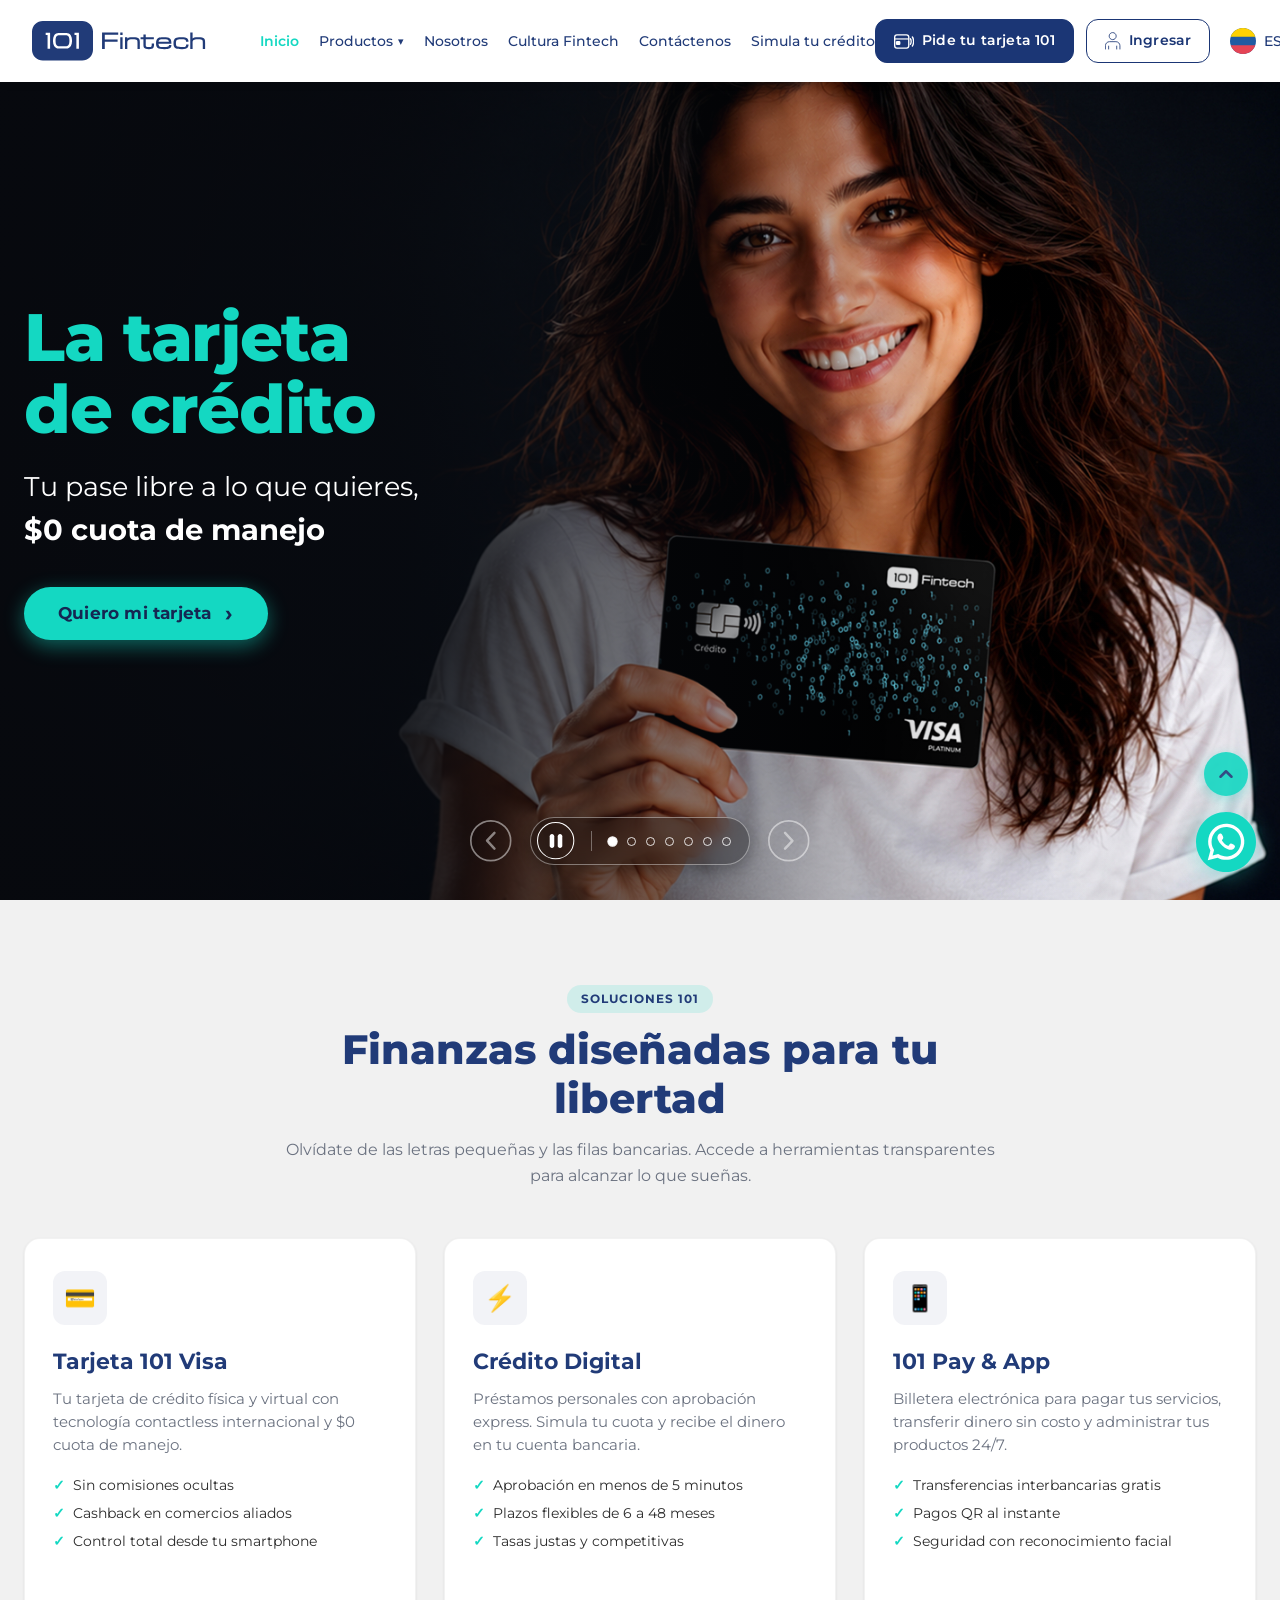
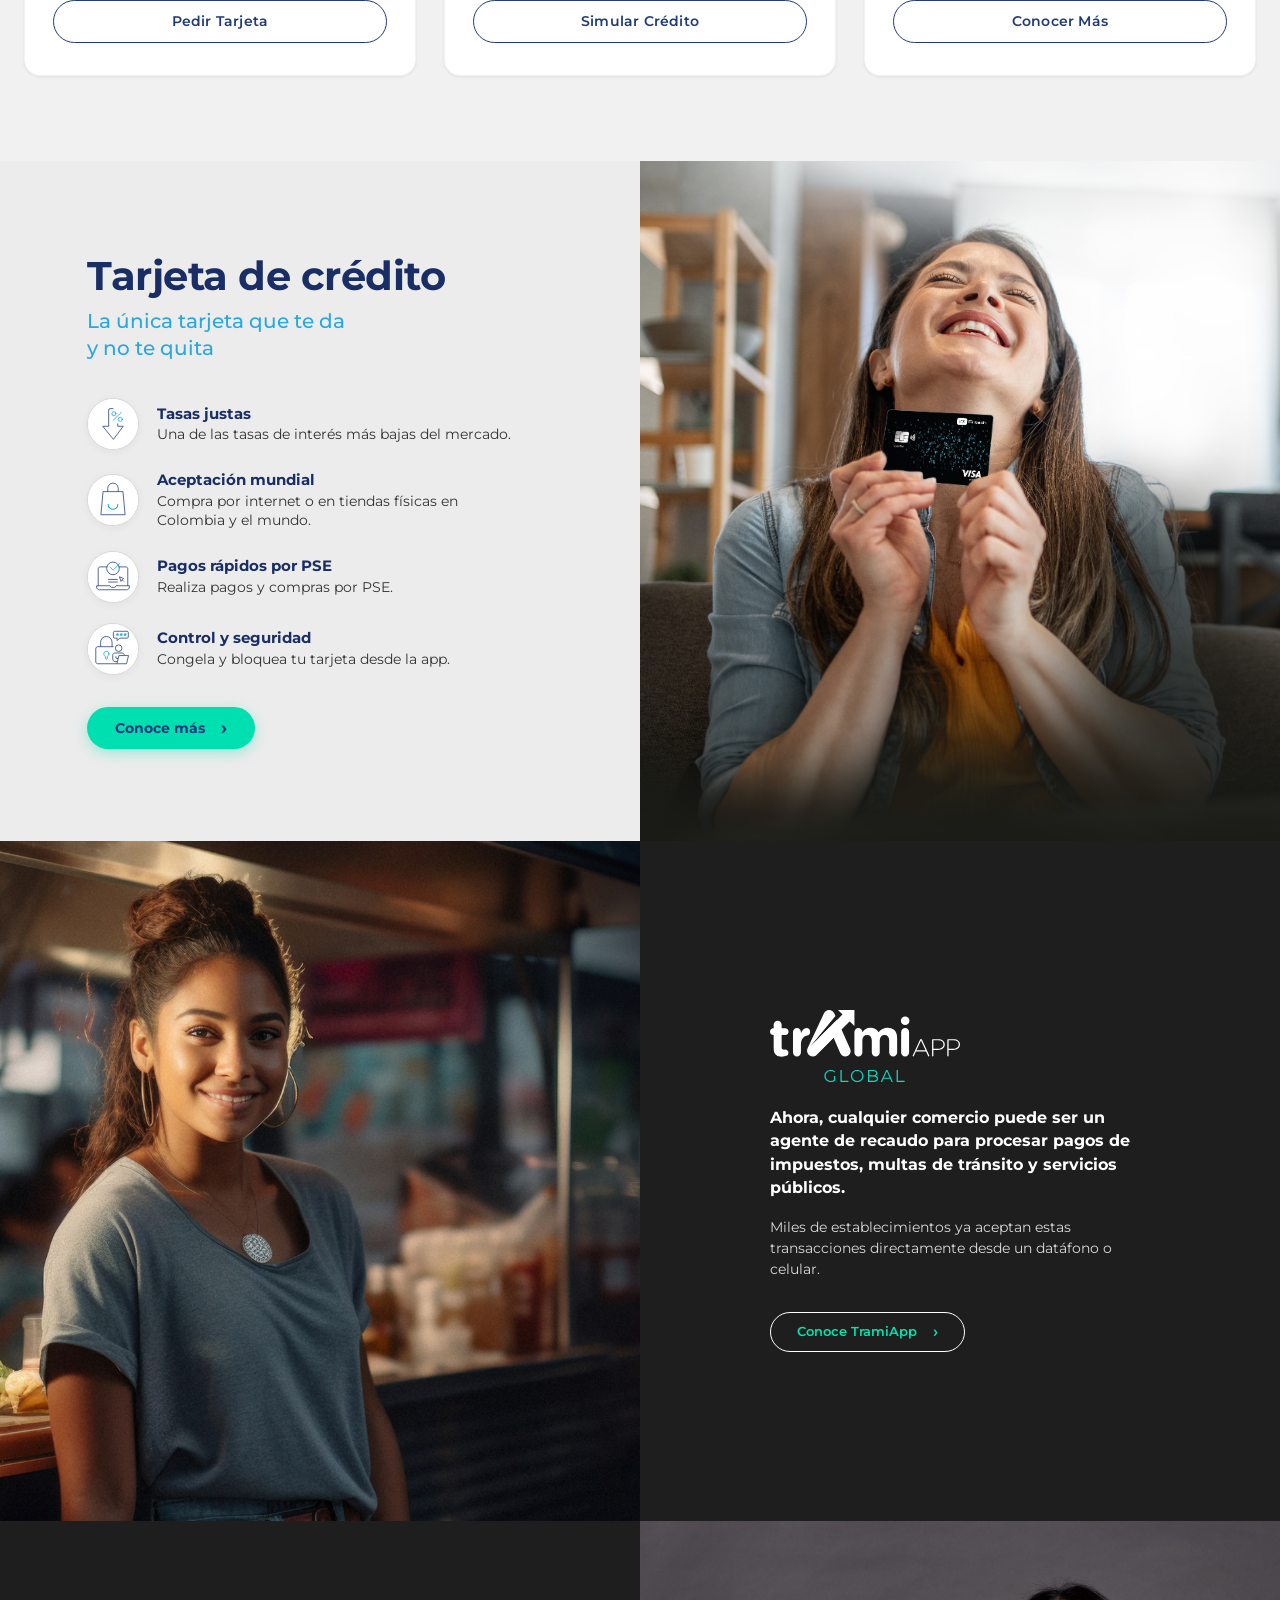
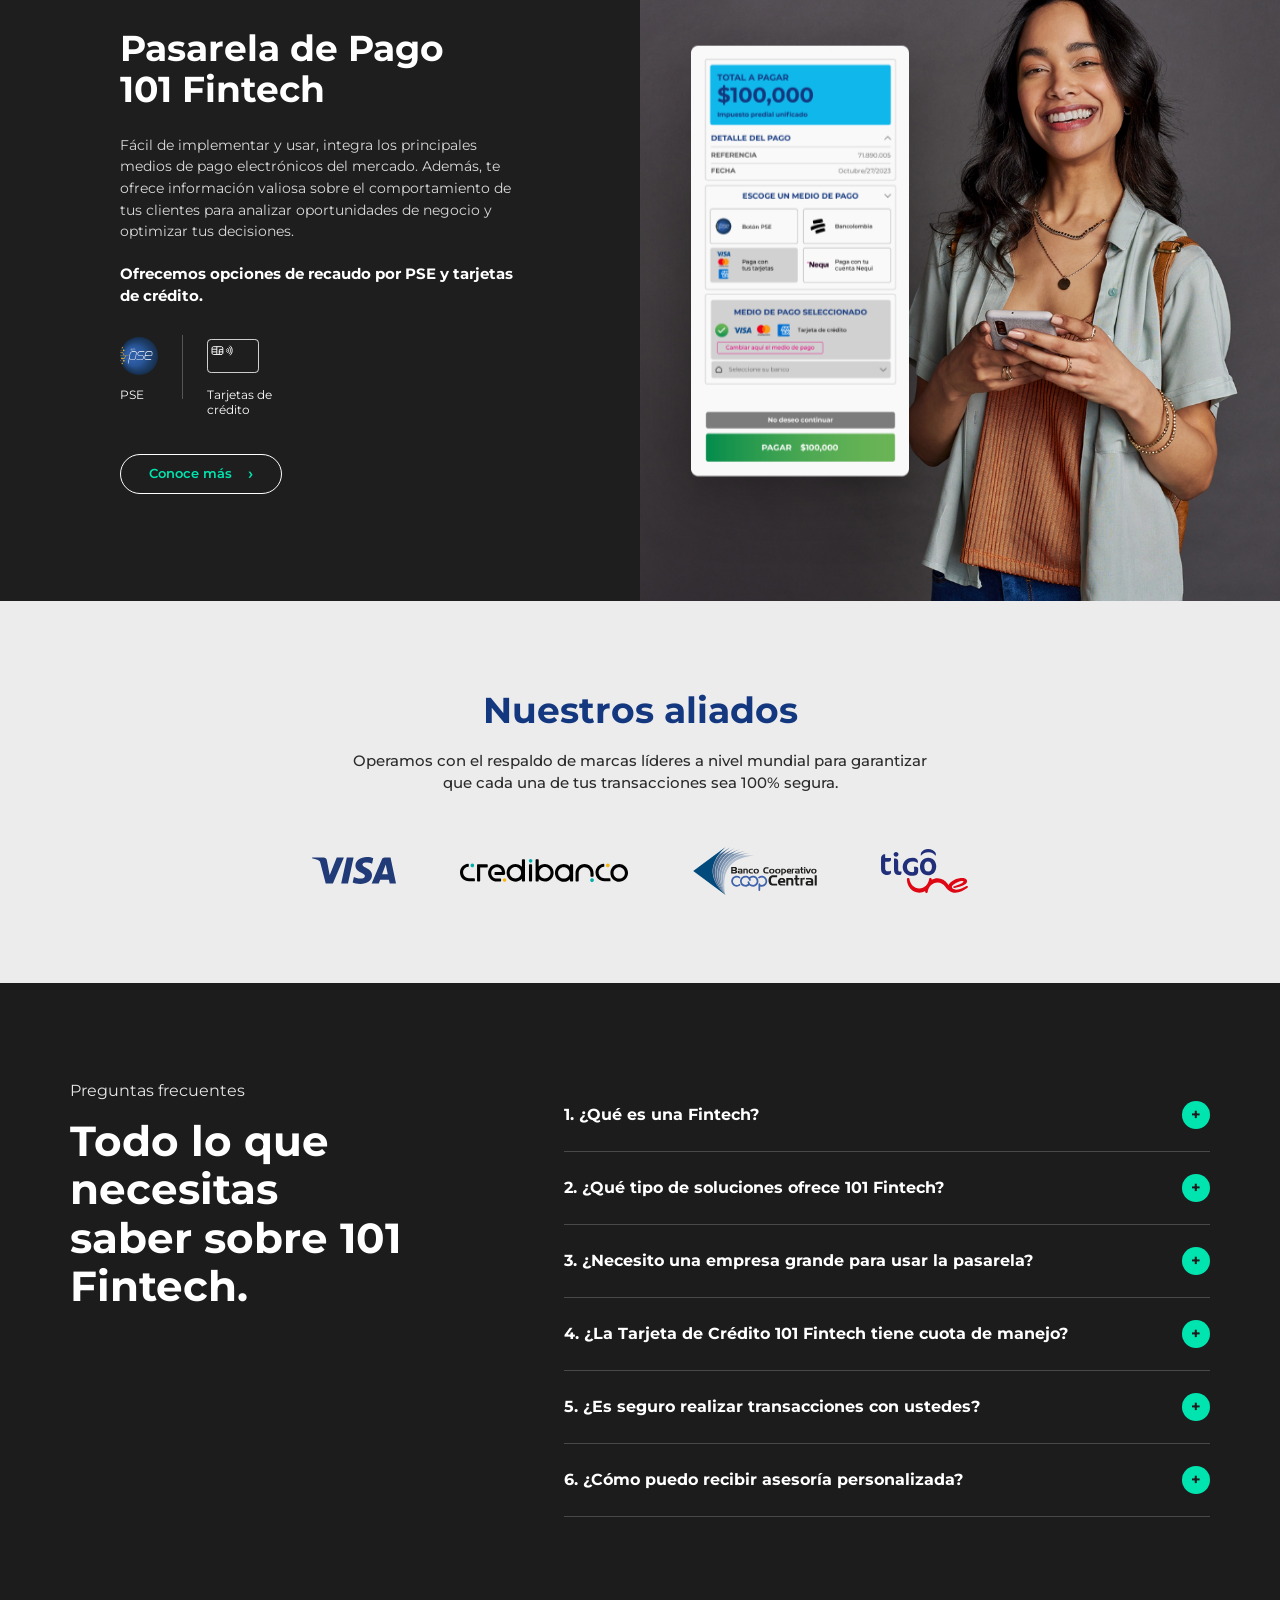
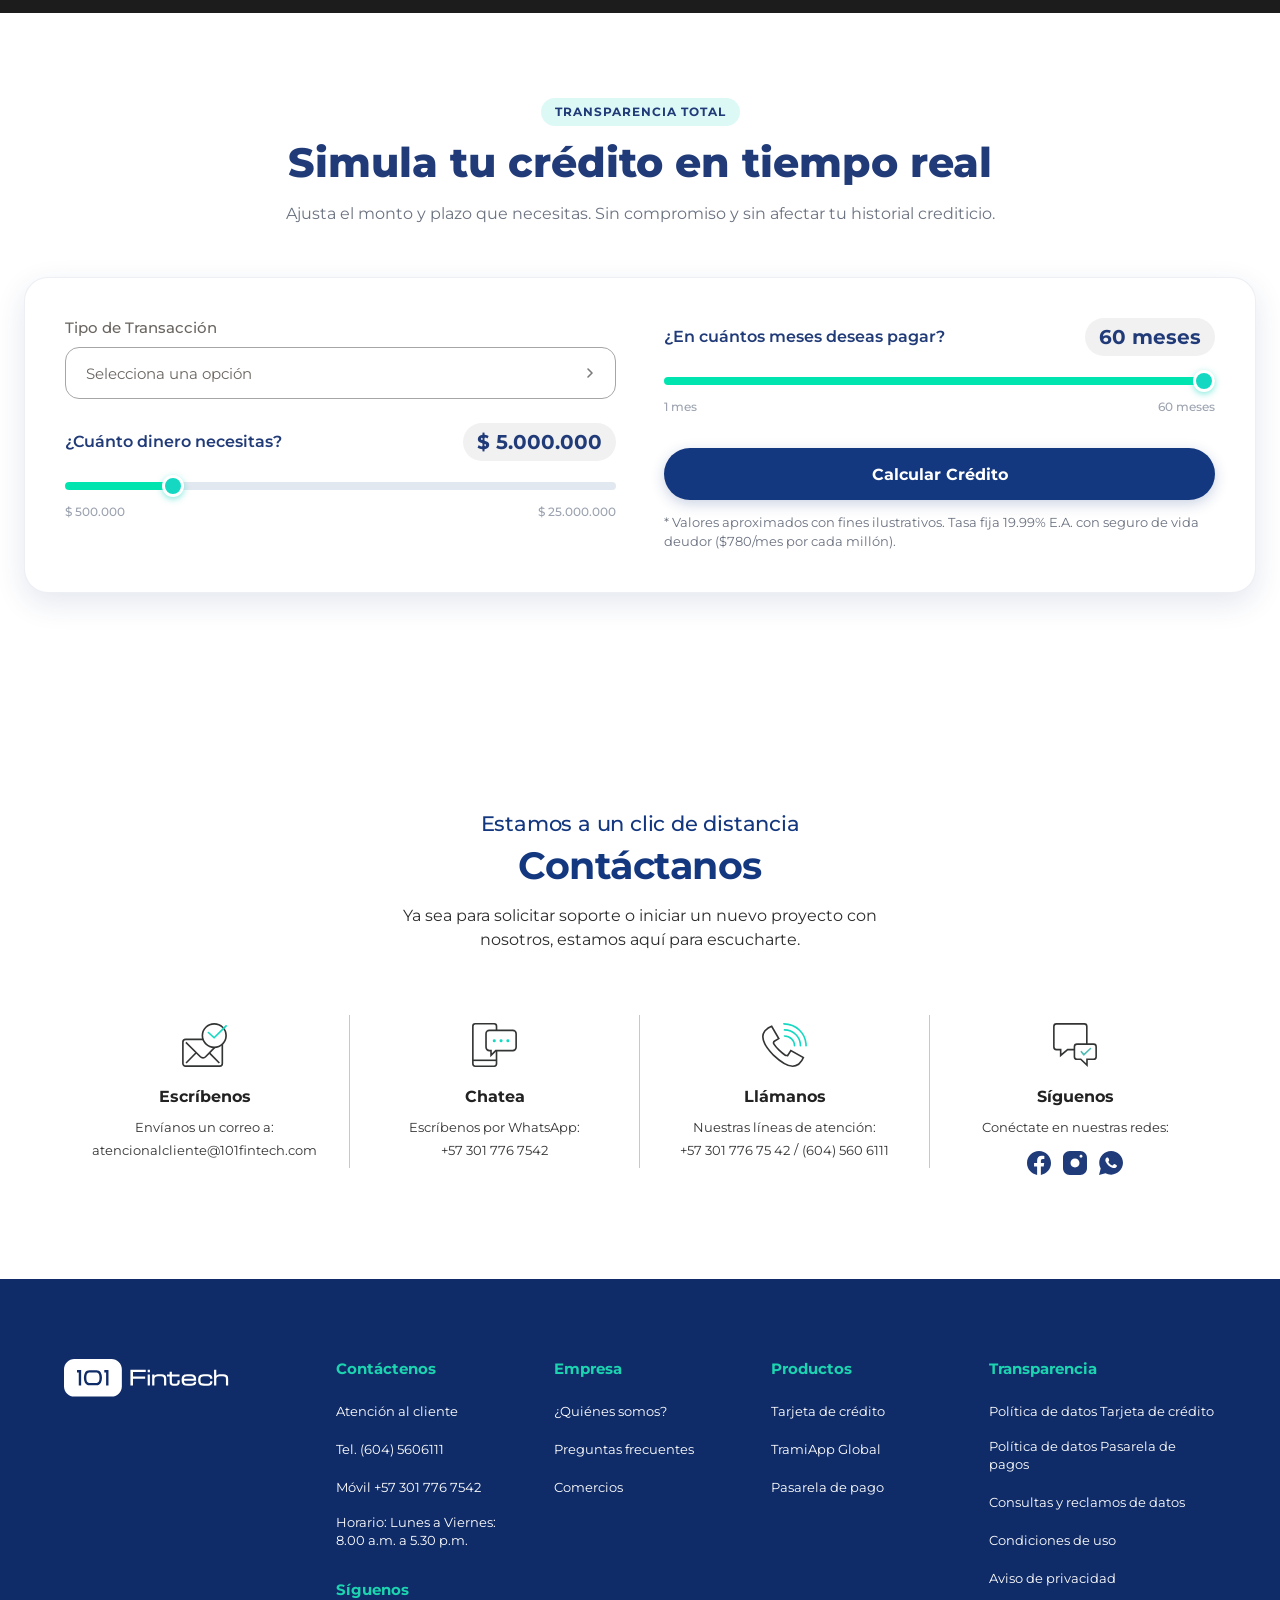
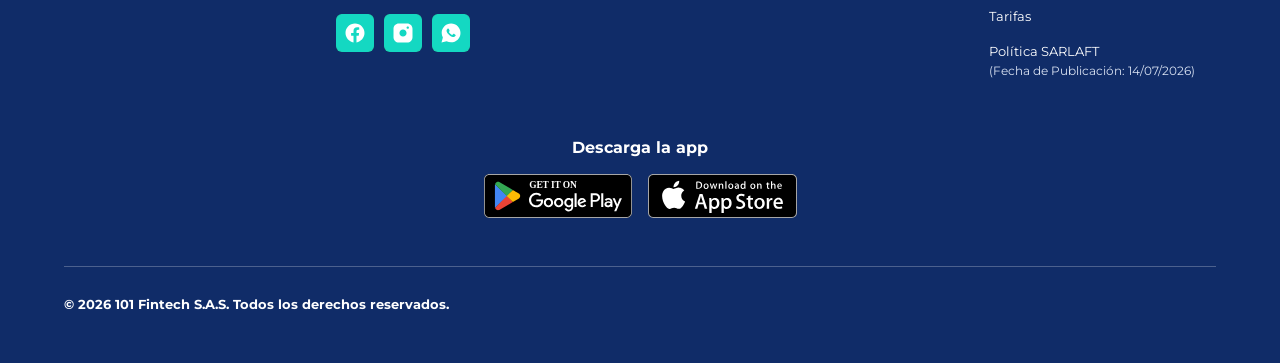
<file: index.html>
<!DOCTYPE html>
<html lang="es">
<head>
  <meta charset="UTF-8">
  <meta name="viewport" content="width=device-width, initial-scale=1.0">
  <meta name="description" content="101 Fintech - La tarjeta de crédito sin cuota de manejo. Tu pase libre a lo que quieres, con tecnología financiera 100% digital.">
  <meta name="theme-color" content="#213B78">
  <title>101 Fintech | La tarjeta de crédito sin cuota de manejo</title>

  <!-- Google Fonts: Montserrat -->
  <link rel="preconnect" href="https://fonts.googleapis.com">
  <link rel="preconnect" href="https://fonts.gstatic.com" crossorigin>
  <link href="https://fonts.googleapis.com/css2?family=Montserrat:ital,wght@0,300;0,400;0,500;0,600;0,700;0,800;1,400;1,600&display=swap" rel="stylesheet">

  <!-- Estilos CSS -->
  <link rel="stylesheet" href="css/variables.css">
  <link rel="stylesheet" href="css/styles.css">
</head>
<body>

  <!-- ==========================================================================
       HEADER / NAVBAR STICKY
       ========================================================================== -->
  <header class="site-header" id="siteHeader">
    <div class="header-container">
      
      <!-- Logotipo 101 Fintech -->
      <a href="#" class="brand-logo" aria-label="101 Fintech - Inicio">
        <img src="assets/svg/logo_101fintech.svg" alt="101 Fintech Logo" width="178" height="41">
      </a>

      <!-- Menú de Navegación Principal -->
      <nav class="nav-menu" id="navMenu" aria-label="Navegación principal">
        <ul class="nav-list">
          
          <!-- Inicio (Activo) -->
          <li class="nav-item">
            <a href="#inicio" class="nav-link active">Inicio</a>
          </li>

          <!-- Dropdown: Productos -->
          <li class="nav-item has-dropdown">
            <button class="nav-link dropdown-trigger" aria-expanded="false" aria-haspopup="true">
              Productos <span class="dropdown-arrow">▾</span>
            </button>
            <div class="dropdown-menu dropdown-menu-products" role="menu">
              
              <!-- Producto 1: Tarjeta 101 -->
              <a href="tarjeta-credito.html" class="dropdown-product-item" role="menuitem">
                <div class="product-icon">💳</div>
                <div class="product-info">
                  <h4>Tarjeta de Crédito 101</h4>
                  <p>$0 cuota de manejo de por vida, contactless y beneficios Visa.</p>
                </div>
              </a>

              <!-- Producto 2: Crédito Digital -->
              <a href="#credito" class="dropdown-product-item" role="menuitem">
                <div class="product-icon">⚡</div>
                <div class="product-info">
                  <h4>Crédito de Libre Inversión</h4>
                  <p>Aprobación 100% digital en minutos con desembolso directo.</p>
                </div>
              </a>

              <!-- Producto 3: Simulador Financiero -->
              <a href="#simulador" class="dropdown-product-item" role="menuitem">
                <div class="product-icon">📊</div>
                <div class="product-info">
                  <h4>Simulador de Crédito</h4>
                  <p>Calcula cuotas y tasas transparentes sin cobros ocultos.</p>
                </div>
              </a>

              <!-- Producto 4: 101 Pay -->
              <a href="#pay" class="dropdown-product-item" role="menuitem">
                <div class="product-icon">📱</div>
                <div class="product-info">
                  <h4>101 Pay & Billetera</h4>
                  <p>Pagos QR inmediatos y transferencias bancarias a costo cero.</p>
                </div>
              </a>

              <!-- Pie del dropdown -->
              <div class="dropdown-footer">
                <span>¿Buscas soluciones corporativas?</span>
                <a href="#empresas">Ver 101 Empresas →</a>
              </div>
            </div>
          </li>

          <!-- Nosotros -->
          <li class="nav-item">
            <a href="#nosotros" class="nav-link">Nosotros</a>
          </li>

          <!-- Cultura Fintech -->
          <li class="nav-item">
            <a href="#cultura" class="nav-link">Cultura Fintech</a>
          </li>

          <!-- Contáctenos -->
          <li class="nav-item">
            <a href="#contacto" class="nav-link">Contáctenos</a>
          </li>

          <!-- Simula tu crédito -->
          <li class="nav-item">
            <a href="#simulador" class="nav-link">Simula tu crédito</a>
          </li>

        </ul>

        <!-- Acciones del Header en versión móvil -->
        <div class="header-actions">
          
          <!-- Botón CTA: Pide tu tarjeta 101 -->
          <a href="tarjeta-credito.html" class="btn btn-primary btn-card-order">
            <svg class="card-icon-svg" width="22" height="16" viewBox="0 0 22 16" fill="none" xmlns="http://www.w3.org/2000/svg">
              <rect x="0.75" y="0.75" width="15.5" height="14.5" rx="2.5" stroke="currentColor" stroke-width="1.5" fill="none"/>
              <line x1="0.75" y1="5.2" x2="16.25" y2="5.2" stroke="currentColor" stroke-width="1.3"/>
              <rect x="2.8" y="8.2" width="3.5" height="2.8" rx="0.6" fill="currentColor"/>
              <path d="M18 5C19.2 6.3 19.2 9.7 18 11" stroke="currentColor" stroke-width="1.5" stroke-linecap="round"/>
              <path d="M20.2 3C22 5.2 22 10.8 20.2 13" stroke="currentColor" stroke-width="1.5" stroke-linecap="round"/>
            </svg>
            <span>Pide tu tarjeta 101</span>
          </a>

          <!-- Dropdown: Ingresar -->
          <div class="dropdown-wrapper has-dropdown">
            <button class="btn btn-outline btn-login dropdown-trigger" aria-expanded="false" aria-haspopup="true" type="button">
              <img src="assets/svg/ico_user.svg" alt="Usuario" width="18" height="20">
              <span>Ingresar</span>
            </button>
            <div class="dropdown-menu dropdown-menu-login" role="menu">
              <a href="#portal-personas" class="login-item" role="menuitem">
                <div class="login-item-icon">👤</div>
                <div class="login-item-text">
                  <h4>Portal Personas</h4>
                  <p>Gestiona tu tarjeta y créditos</p>
                </div>
              </a>
              <a href="#portal-empresas" class="login-item" role="menuitem">
                <div class="login-item-icon">🏢</div>
                <div class="login-item-text">
                  <h4>Portal Empresas</h4>
                  <p>Nómina y transferencias corporativas</p>
                </div>
              </a>
              <div class="login-register-prompt">
                ¿No eres cliente? <a href="#solicitar">Regístrate</a>
              </div>
            </div>
          </div>

          <!-- Selector de Idioma -->
          <div class="lang-selector has-dropdown" id="langSelector">
            <button class="lang-btn dropdown-trigger" aria-label="Cambiar idioma" aria-expanded="false" type="button">
              <img src="assets/img/svg/icon_bandera_col.svg" alt="Colombia" class="lang-flag current-flag" width="26" height="26">
              <span class="current-lang-code">ES</span>
              <span class="lang-arrow" aria-hidden="true">
                <svg width="10" height="6" viewBox="0 0 10 6" fill="none" xmlns="http://www.w3.org/2000/svg">
                  <path d="M1 1L5 5L9 1" stroke="#1E293B" stroke-width="1.5" stroke-linecap="round" stroke-linejoin="round"/>
                </svg>
              </span>
            </button>
            <div class="dropdown-menu lang-dropdown" role="menu">
              <button class="lang-option active" data-lang="es" role="menuitem" type="button">
                <img src="assets/img/svg/icon_bandera_col.svg" alt="Colombia" class="lang-opt-flag" width="24" height="24">
                <span>Español</span>
              </button>
              <div class="lang-divider" aria-hidden="true"></div>
              <button class="lang-option" data-lang="en" role="menuitem" type="button">
                <img src="assets/img/svg/icon_bandera_usa.svg" alt="USA" class="lang-opt-flag" width="24" height="24">
                <span>English</span>
              </button>
            </div>
          </div>

        </div>
      </nav>

      <!-- Botón de Menú Hamburguesa para Móvil -->
      <button class="hamburger-btn" id="hamburgerBtn" aria-label="Abrir menú de navegación" aria-expanded="false">
        <span></span>
        <span></span>
        <span></span>
      </button>

    </div>
  </header>

  <!-- ==========================================================================
       HERO SECTION CON CARRUSEL DE BANNERS
       ========================================================================== -->
  <main>
    <section class="hero-section" id="inicio" aria-label="Banners Principales 101 Fintech">
      <div class="carousel-container">
        
        <!-- Diapositivas del Carrusel -->
        <div class="carousel-slides">
          
          <!-- SLIDE 1 (Exactamente como se ve en la captura de referencia) -->
          <article class="carousel-slide slide-1 active" aria-label="1 de 5: La tarjeta de crédito 101">
            <div class="slide-bg"></div>
            <div class="container hero-content-wrapper">
              <div class="hero-content">
                <h1 class="hero-title">
                  <span class="title-block">La tarjeta</span>
                  <span class="title-block">de crédito</span>
                </h1>
                <p class="hero-subtitle">Tu pase libre a lo que quieres,</p>
                <p class="hero-highlight"><strong>$0 cuota de manejo</strong></p>
                <div class="hero-cta-box">
                  <a href="tarjeta-credito.html" class="btn btn-accent btn-pill btn-hero">
                    <span>Quiero mi tarjeta</span>
                    <span class="arrow-icon" aria-hidden="true">›</span>
                  </a>
                </div>
              </div>
            </div>
          </article>

          <!-- SLIDE 2: Crédito 100% Digital -->
          <article class="carousel-slide slide-2" aria-label="2 de 5: Crédito 100% Digital">
            <div class="slide-bg"></div>
            <div class="slide-pattern" aria-hidden="true"></div>
            <div class="container hero-content-wrapper">
              <div class="hero-content">
                <h2 class="hero-title">
                  <span class="title-block">Crédito 100%</span>
                  <span class="title-block">digital y ágil</span>
                </h2>
                <p class="hero-subtitle">Desembolso inmediato en tu cuenta bancaria,</p>
                <p class="hero-highlight"><strong>Sin papeleo, sin filas ni trámites</strong></p>
                <div class="hero-cta-box">
                  <a href="#simulador" class="btn btn-accent btn-pill btn-hero">
                    <span>Solicitar mi crédito</span>
                    <span class="arrow-icon" aria-hidden="true">›</span>
                  </a>
                </div>
              </div>
            </div>
          </article>

          <!-- SLIDE 3: Tasas Transparentes -->
          <article class="carousel-slide slide-3" aria-label="3 de 5: Simulación y Tasas Justas">
            <div class="slide-bg"></div>
            <div class="slide-pattern" aria-hidden="true"></div>
            <div class="container hero-content-wrapper">
              <div class="hero-content">
                <h2 class="hero-title">
                  <span class="title-block">Simula tu cuota</span>
                  <span class="title-block">en segundos</span>
                </h2>
                <p class="hero-subtitle">Transparencia absoluta en plazos y tasas,</p>
                <p class="hero-highlight"><strong>Siempre sabes lo que pagas, sin sorpresas</strong></p>
                <div class="hero-cta-box">
                  <a href="#simulador" class="btn btn-accent btn-pill btn-hero">
                    <span>Probar simulador</span>
                    <span class="arrow-icon" aria-hidden="true">›</span>
                  </a>
                </div>
              </div>
            </div>
          </article>

          <!-- SLIDE 4: Tu dinero seguro -->
          <article class="carousel-slide slide-4" aria-label="4 de 5: Tu dinero seguro en la app">
            <div class="slide-bg"></div>
            <div class="slide-pattern" aria-hidden="true"></div>
            <div class="container hero-content-wrapper">
              <div class="hero-content">
                <h2 class="hero-title">
                  <span class="title-block">Control total</span>
                  <span class="title-block">en tu celular</span>
                </h2>
                <p class="hero-subtitle">Notificaciones en vivo, bloqueo y desbloqueo,</p>
                <p class="hero-highlight"><strong>Seguridad biométrica de última generación</strong></p>
                <div class="hero-cta-box">
                  <a href="#pay" class="btn btn-accent btn-pill btn-hero">
                    <span>Descubrir la App</span>
                    <span class="arrow-icon" aria-hidden="true">›</span>
                  </a>
                </div>
              </div>
            </div>
          </article>

          <!-- SLIDE 5: Cultura Fintech -->
          <article class="carousel-slide slide-5" aria-label="5 de 5: Cultura Fintech para ti">
            <div class="slide-bg"></div>
            <div class="slide-pattern" aria-hidden="true"></div>
            <div class="container hero-content-wrapper">
              <div class="hero-content">
                <h2 class="hero-title">
                  <span class="title-block">Cultura Fintech</span>
                  <span class="title-block">para tu futuro</span>
                </h2>
                <p class="hero-subtitle">Aprende finanzas inteligentes y sin rodeos,</p>
                <p class="hero-highlight"><strong>Consejos prácticos para multiplicar tu dinero</strong></p>
                <div class="hero-cta-box">
                  <a href="#cultura" class="btn btn-accent btn-pill btn-hero">
                    <span>Explorar artículos</span>
                    <span class="arrow-icon" aria-hidden="true">›</span>
                  </a>
                </div>
              </div>
            </div>
          </article>

          <!-- SLIDE 6: TramiApp Global -->
          <article class="carousel-slide slide-6 slide-tramiapp" aria-label="6 de 7: TramiApp Global">
            <div class="slide-bg"></div>
            <div class="container hero-content-wrapper">
              <div class="hero-content hero-content-tramiapp">
                <div class="hero-brand-logo-wrapper">
                  <img src="assets/img/svg/lgo_tramiapp_global.svg" alt="TramiApp Global" class="hero-brand-logo" width="240">
                </div>
                <h2 class="hero-title hero-title-tramiapp">Todos los medios de pago en un solo lugar.</h2>
                <p class="hero-subtitle hero-subtitle-tramiapp">Acepta tarjetas, códigos QR y el nuevo estándar Bre-B. Haz crecer tu negocio con una sola app.</p>
                <div class="hero-cta-box">
                  <a href="#tramiapp" class="btn btn-pill btn-cta-turquoise">
                    <span>Descubre TramiApp</span>
                    <span class="arrow-icon" aria-hidden="true">›</span>
                  </a>
                </div>
              </div>
            </div>
          </article>

          <!-- SLIDE 7: Pasarela de Pago -->
          <article class="carousel-slide slide-7 slide-pasarela" aria-label="7 de 7: Pasarela de Pago">
            <div class="slide-bg"></div>
            <div class="container hero-content-wrapper">
              <div class="hero-content hero-content-pasarela">
                <h2 class="hero-title hero-title-pasarela">
                  <span class="title-block">Pasarela</span>
                  <span class="title-block">de Pago</span>
                </h2>
                <p class="hero-subtitle hero-subtitle-pasarela">Integra nuestra pasarela en minutos. Pagos rápidos y seguros para que tus clientes compren al instante</p>
                <div class="hero-cta-box">
                  <a href="#pasarela" class="btn btn-pill btn-cta-turquoise">
                    <span>Integra la Pasarela</span>
                    <span class="arrow-icon" aria-hidden="true">›</span>
                  </a>
                </div>
              </div>
            </div>
          </article>

        </div>

        <!-- CONTROLES DEL CARRUSEL (Cápsula centrada exactamente como en la imagen) -->
        <div class="carousel-controls-wrapper">
          
          <!-- Flecha Anterior -->
          <button class="carousel-arrow carousel-arrow-prev" id="prevSlide" aria-label="Banner anterior">
            <img src="assets/svg/arrow_prev.svg" alt="Anterior" width="42" height="42">
          </button>

          <!-- Cápsula con Botón Pausa/Play y Puntos Indicadores -->
          <div class="carousel-pill-capsule">
            
            <!-- Botón Pausa / Reanudar -->
            <button class="btn-pause-toggle" id="pausePlayBtn" aria-label="Pausar reproducción automática">
              <img src="assets/svg/Elipse%2079.svg" alt="Pausar" class="icon-pause" width="38" height="38">
              <svg class="icon-play" viewBox="0 0 45 45" width="38" height="38">
                <circle cx="22.5" cy="22.5" r="21.5" stroke="#ffffff" stroke-width="1.22" fill="none"/>
                <polygon points="18,14 31,22.5 18,31" fill="#ffffff"/>
              </svg>
            </button>

            <div class="pill-divider" aria-hidden="true"></div>

            <!-- Indicadores de Diapositiva -->
            <div class="carousel-dots" role="tablist" aria-label="Diapositivas del banner">
              <button class="dot active" data-index="0" role="tab" aria-selected="true" aria-label="Ir a diapositiva 1"></button>
              <button class="dot" data-index="1" role="tab" aria-selected="false" aria-label="Ir a diapositiva 2"></button>
              <button class="dot" data-index="2" role="tab" aria-selected="false" aria-label="Ir a diapositiva 3"></button>
              <button class="dot" data-index="3" role="tab" aria-selected="false" aria-label="Ir a diapositiva 4"></button>
              <button class="dot" data-index="4" role="tab" aria-selected="false" aria-label="Ir a diapositiva 5"></button>
              <button class="dot" data-index="5" role="tab" aria-selected="false" aria-label="Ir a diapositiva 6"></button>
              <button class="dot" data-index="6" role="tab" aria-selected="false" aria-label="Ir a diapositiva 7"></button>
            </div>

          </div>

          <!-- Flecha Siguiente -->
          <button class="carousel-arrow carousel-arrow-next" id="nextSlide" aria-label="Siguiente banner">
            <img src="assets/svg/arrow_next.svg" alt="Siguiente" width="42" height="42">
          </button>

        </div>

      </div>
    </section>

    <!-- ==========================================================================
         BOTONES FLOTANTES LATERALES (Scroll to Top & WhatsApp)
         ========================================================================== -->
    <aside class="floating-actions" aria-label="Acciones rápidas">
      <!-- Botón Scroll Up (Chevron hacia arriba) -->
      <button class="btn-scroll-top" id="scrollTopBtn" aria-label="Volver arriba">
        <svg viewBox="0 0 24 24" fill="none" stroke="currentColor" stroke-width="2.8" stroke-linecap="round" stroke-linejoin="round">
          <polyline points="18 15 12 9 6 15"></polyline>
        </svg>
      </button>

      <!-- Botón WhatsApp -->
      <a href="https://api.whatsapp.com/send?phone=573001010101&text=Hola%20101%20Fintech,%20deseo%20m%C3%A1s%20informaci%C3%B3n" 
         target="_blank" 
         rel="noopener noreferrer" 
         class="btn-whatsapp" 
         aria-label="Chatear por WhatsApp">
        <img src="assets/svg/btn_wp.svg" alt="WhatsApp 101 Fintech" width="60" height="60">
      </a>
    </aside>

    <!-- ==========================================================================
         SECCIÓN DE PRODUCTOS DESTACADOS
         ========================================================================== -->
    <section class="section section-bg-light" id="productos">
      <div class="container">
        <div class="section-header">
          <span class="section-badge">Soluciones 101</span>
          <h2 class="section-title">Finanzas diseñadas para tu libertad</h2>
          <p class="section-description">Olvídate de las letras pequeñas y las filas bancarias. Accede a herramientas transparentes para alcanzar lo que sueñas.</p>
        </div>

        <div class="products-grid">
          
          <!-- Card 1 -->
          <article class="product-card">
            <div class="card-top">
              <div class="card-icon-badge">💳</div>
              <h3 class="card-title">Tarjeta 101 Visa</h3>
              <p class="card-text">Tu tarjeta de crédito física y virtual con tecnología contactless internacional y $0 cuota de manejo.</p>
              <ul class="card-features">
                <li>Sin comisiones ocultas</li>
                <li>Cashback en comercios aliados</li>
                <li>Control total desde tu smartphone</li>
              </ul>
            </div>
            <a href="tarjeta-credito.html" class="btn btn-outline btn-pill">Pedir Tarjeta</a>
          </article>

          <!-- Card 2 -->
          <article class="product-card">
            <div class="card-top">
              <div class="card-icon-badge">⚡</div>
              <h3 class="card-title">Crédito Digital</h3>
              <p class="card-text">Préstamos personales con aprobación express. Simula tu cuota y recibe el dinero en tu cuenta bancaria.</p>
              <ul class="card-features">
                <li>Aprobación en menos de 5 minutos</li>
                <li>Plazos flexibles de 6 a 48 meses</li>
                <li>Tasas justas y competitivas</li>
              </ul>
            </div>
            <a href="#simulador" class="btn btn-outline btn-pill">Simular Crédito</a>
          </article>

          <!-- Card 3 -->
          <article class="product-card">
            <div class="card-top">
              <div class="card-icon-badge">📱</div>
              <h3 class="card-title">101 Pay & App</h3>
              <p class="card-text">Billetera electrónica para pagar tus servicios, transferir dinero sin costo y administrar tus productos 24/7.</p>
              <ul class="card-features">
                <li>Transferencias interbancarias gratis</li>
                <li>Pagos QR al instante</li>
                <li>Seguridad con reconocimiento facial</li>
              </ul>
            </div>
            <a href="#pay" class="btn btn-outline btn-pill">Conocer Más</a>
          </article>

        </div>
      </div>
    </section>

    <!-- ==========================================================================
         SECCIÓN TARJETA DE CRÉDITO (Split 50% / 50% a ancho completo)
         ========================================================================== -->
    <section class="tc-section" id="tarjeta" aria-label="Tarjeta de crédito 101 Fintech">
      
      <!-- Columna Izquierda: Información y Beneficios -->
      <div class="tc-content-column">
        <div class="tc-content-box">
          
          <!-- Encabezados -->
          <h2 class="tc-title">Tarjeta de crédito</h2>
          <p class="tc-subtitle">La única tarjeta que te da<br class="tc-br-desktop"> y no te quita</p>

          <!-- Lista de 4 Beneficios -->
          <ul class="tc-benefits-list">
            
            <!-- Beneficio 1: Tasas justas -->
            <li class="tc-benefit-item">
              <div class="tc-benefit-icon-wrapper">
                <img src="assets/img/svg/home/iconos_TC-01.svg" alt="Tasas justas" width="52" height="52" loading="lazy">
              </div>
              <div class="tc-benefit-text">
                <h3 class="tc-benefit-title">Tasas justas</h3>
                <p class="tc-benefit-desc">Una de las tasas de interés más bajas del mercado.</p>
              </div>
            </li>

            <!-- Beneficio 2: Aceptación mundial -->
            <li class="tc-benefit-item">
              <div class="tc-benefit-icon-wrapper">
                <img src="assets/img/svg/home/iconos_TC-02.svg" alt="Aceptación mundial" width="52" height="52" loading="lazy">
              </div>
              <div class="tc-benefit-text">
                <h3 class="tc-benefit-title">Aceptación mundial</h3>
                <p class="tc-benefit-desc">Compra por internet o en tiendas físicas en Colombia y el mundo.</p>
              </div>
            </li>

            <!-- Beneficio 3: Pagos rápidos por PSE -->
            <li class="tc-benefit-item">
              <div class="tc-benefit-icon-wrapper">
                <img src="assets/img/svg/home/iconos_TC-03.svg" alt="Pagos rápidos por PSE" width="52" height="52" loading="lazy">
              </div>
              <div class="tc-benefit-text">
                <h3 class="tc-benefit-title">Pagos rápidos por PSE</h3>
                <p class="tc-benefit-desc">Realiza pagos y compras por PSE.</p>
              </div>
            </li>

            <!-- Beneficio 4: Control y seguridad -->
            <li class="tc-benefit-item">
              <div class="tc-benefit-icon-wrapper">
                <img src="assets/img/svg/home/iconos_TC-04.svg" alt="Control y seguridad" width="52" height="52" loading="lazy">
              </div>
              <div class="tc-benefit-text">
                <h3 class="tc-benefit-title">Control y seguridad</h3>
                <p class="tc-benefit-desc">Congela y bloquea tu tarjeta desde la app.</p>
              </div>
            </li>

          </ul>

          <!-- Botón CTA Conoce más -->
          <div class="tc-cta-wrapper">
            <a href="tarjeta-credito.html" class="tc-btn-cta">
              <span>Conoce más</span>
              <span class="tc-btn-arrow" aria-hidden="true">›</span>
            </a>
          </div>

        </div>
      </div>

      <!-- Columna Derecha: Imagen Fotográfica a pantalla dividida 50% -->
      <div class="tc-image-column">
        <img src="assets/img/img_TC_home.jpg" alt="Tarjeta de Crédito 101 Fintech - La única tarjeta que te da y no te quita" class="tc-featured-image" loading="lazy" width="1200" height="1200">
      </div>

    </section>

    <!-- ==========================================================================
         SECCIÓN TRAMIAPP GLOBAL (Diseño Dividido 50% / 50%)
         ========================================================================== -->
    <section class="tramiapp-section" id="tramiapp" aria-label="TramiApp Global">
      
      <!-- Columna izquierda (Fotografía 50% de ancho) -->
      <div class="tramiapp-media-col">
        <img src="assets/img/img_tramiapp_home_2.jpg" alt="TramiApp Global en comercio" class="tramiapp-photo" loading="lazy">
      </div>

      <!-- Columna derecha (Bloque sólido oscuro con contenido) -->
      <div class="tramiapp-content-col">
        <div class="tramiapp-content-box">
          
          <!-- Logotipo TramiApp Global -->
          <img src="assets/img/svg/home/lgo_tramiapp_global.svg" alt="TramiApp Global" class="tramiapp-logo" width="190" height="auto" loading="lazy">

          <!-- Primer párrafo destacado en blanco puro -->
          <p class="tramiapp-lead">Ahora, cualquier comercio puede ser un agente de recaudo para procesar pagos de impuestos, multas de tránsito y servicios públicos.</p>

          <!-- Segundo párrafo en gris claro -->
          <p class="tramiapp-desc">Miles de establecimientos ya aceptan estas transacciones directamente desde un datáfono o celular.</p>

          <!-- Botón CTA Outline -->
          <div class="tramiapp-cta-wrapper">
            <a href="#tramiapp" class="tramiapp-btn-cta">
              <span>Conoce TramiApp</span>
              <span class="tramiapp-btn-arrow" aria-hidden="true">›</span>
            </a>
          </div>

        </div>
      </div>

    </section>

    <!-- ==========================================================================
         SECCIÓN PASARELA DE PAGO 101 FINTECH (Diseño Dividido 50% / 50%)
         ========================================================================== -->
    <section class="pasarela-section" id="pasarela" aria-label="Pasarela de Pago 101 Fintech">
      
      <!-- Columna izquierda (Bloque oscuro de contenido) -->
      <div class="pasarela-content-col">
        <div class="pasarela-content-box">
          
          <!-- Título principal en dos líneas -->
          <h2 class="pasarela-title">Pasarela de Pago<br>101 Fintech</h2>

          <!-- Primer párrafo descriptivo -->
          <p class="pasarela-desc">Fácil de implementar y usar, integra los principales medios de pago electrónicos del mercado. Además, te ofrece información valiosa sobre el comportamiento de tus clientes para analizar oportunidades de negocio y optimizar tus decisiones.</p>

          <!-- Segundo párrafo destacado -->
          <p class="pasarela-highlight">Ofrecemos opciones de recaudo por PSE y tarjetas de crédito.</p>

          <!-- Bloque de medios de pago (PSE | Tarjetas de crédito) -->
          <div class="pasarela-methods">
            <div class="pasarela-method-item">
              <div class="pasarela-method-icon">
                <img src="assets/img/svg/home/btn_pse.svg" alt="PSE" class="pasarela-method-img" width="40" height="40" loading="lazy">
              </div>
              <span class="pasarela-method-label">PSE</span>
            </div>

            <div class="pasarela-method-divider" aria-hidden="true"></div>

            <div class="pasarela-method-item">
              <div class="pasarela-method-icon">
                <img src="assets/img/svg/home/icon_tc_white.svg" alt="Tarjetas de crédito" class="pasarela-method-img pasarela-icon-tc" width="54" height="35" loading="lazy">
              </div>
              <span class="pasarela-method-label">Tarjetas de<br>crédito</span>
            </div>
          </div>

          <!-- Botón CTA Outline -->
          <div class="pasarela-cta-wrapper">
            <a href="#pasarela" class="pasarela-btn-cta">
              <span>Conoce más</span>
              <span class="pasarela-btn-arrow" aria-hidden="true">›</span>
            </a>
          </div>

        </div>
      </div>

      <!-- Columna derecha (Fotografía + UI flotante animada) -->
      <div class="pasarela-media-col">
        <!-- Imagen base fotográfica -->
        <img src="assets/img/img_pasarela_home.jpg" alt="Pasarela de Pago 101 Fintech en comercio" class="pasarela-photo" loading="lazy">

        <!-- Capa exterior: Contenedor flotante con posición y transición de scroll -->
        <div class="pasarela-floating-wrapper">
          <!-- Capa interior: Imagen interactiva con levitación continua y sombra -->
          <img src="assets/img/img_pasarela_home.png" alt="Pasarela 101 Fintech Móvil" class="pasarela-floating-ui" loading="lazy">
        </div>
      </div>

    </section>

    <!-- ==========================================================================
         SECCIÓN NUESTROS ALIADOS (Bloque centrado sobre fondo gris claro)
         ========================================================================== -->
    <section class="aliados-section" id="aliados" aria-label="Nuestros aliados">
      <div class="aliados-container">
        
        <!-- Título principal -->
        <h2 class="aliados-title">Nuestros aliados</h2>

        <!-- Descripción en dos líneas equilibradas -->
        <p class="aliados-desc">Operamos con el respaldo de marcas líderes a nivel mundial para garantizar que cada una de tus transacciones sea 100% segura.</p>

        <!-- Fila de logotipos de aliados (VISA, Credibanco, Coopcentral, Tigo) -->
        <div class="aliados-logos-row">
          <div class="aliados-logo-item">
            <img src="assets/img/svg/home/lgo_visa.svg" alt="VISA" class="aliados-logo-img logo-visa" loading="lazy">
          </div>
          <div class="aliados-logo-item">
            <img src="assets/img/svg/home/lgo_credibanco.svg" alt="Credibanco" class="aliados-logo-img logo-credibanco" loading="lazy">
          </div>
          <div class="aliados-logo-item">
            <img src="assets/img/svg/home/lgo_coopcentral.svg" alt="Banco Cooperativo Coopcentral" class="aliados-logo-img logo-coopcentral" loading="lazy">
          </div>
          <div class="aliados-logo-item">
            <img src="assets/img/svg/home/lgo_tigo.svg" alt="Tigo Une" class="aliados-logo-img logo-tigo" loading="lazy">
          </div>
        </div>

      </div>
    </section>

    <!-- ==========================================================================
         SECCIÓN PREGUNTAS FRECUENTES (Acordeón Interactivo sobre fondo oscuro)
         ========================================================================== -->
    <section class="faq-section" id="faq" aria-label="Preguntas frecuentes">
      <div class="faq-container">
        
        <!-- Columna Izquierda: Encabezado -->
        <div class="faq-header-col">
          <span class="faq-eyebrow">Preguntas frecuentes</span>
          <h2 class="faq-title">Todo lo que necesitas saber sobre 101 Fintech.</h2>
        </div>

        <!-- Columna Derecha: Acordeón Interactivo -->
        <div class="faq-accordion-col">
          <div class="faq-accordion" role="region" aria-label="Acordeón de preguntas frecuentes">
            
            <!-- Pregunta 1 -->
            <div class="faq-item">
              <button class="faq-question-btn" type="button" aria-expanded="false" aria-controls="faq-ans-1" id="faq-q-1">
                <span class="faq-question-text">1. ¿Qué es una Fintech?</span>
                <span class="faq-toggle-icon" aria-hidden="true">+</span>
              </button>
              <div class="faq-answer" id="faq-ans-1" role="region" aria-labelledby="faq-q-1">
                <div class="faq-answer-inner">
                  <p>Es una empresa de tecnología financiera que utiliza innovación digital para ofrecer servicios financieros más ágiles, accesibles, transparentes y seguros que la banca tradicional, adaptados a las necesidades reales de personas y comercios.</p>
                </div>
              </div>
            </div>

            <!-- Pregunta 2 -->
            <div class="faq-item">
              <button class="faq-question-btn" type="button" aria-expanded="false" aria-controls="faq-ans-2" id="faq-q-2">
                <span class="faq-question-text">2. ¿Qué tipo de soluciones ofrece 101 Fintech?</span>
                <span class="faq-toggle-icon" aria-hidden="true">+</span>
              </button>
              <div class="faq-answer" id="faq-ans-2" role="region" aria-labelledby="faq-q-2">
                <div class="faq-answer-inner">
                  <p>Ofrecemos un ecosistema financiero integral que incluye nuestra Tarjeta de Crédito Visa sin cuota de manejo, Pasarela de Pago para recaudos electrónicos con PSE y tarjetas, y TramiApp Global, nuestra red que convierte cualquier comercio en corresponsal para el pago de impuestos, multas y servicios públicos.</p>
                </div>
              </div>
            </div>

            <!-- Pregunta 3 -->
            <div class="faq-item">
              <button class="faq-question-btn" type="button" aria-expanded="false" aria-controls="faq-ans-3" id="faq-q-3">
                <span class="faq-question-text">3. ¿Necesito una empresa grande para usar la pasarela?</span>
                <span class="faq-toggle-icon" aria-hidden="true">+</span>
              </button>
              <div class="faq-answer" id="faq-ans-3" role="region" aria-labelledby="faq-q-3">
                <div class="faq-answer-inner">
                  <p>No. Nuestra pasarela de pagos está diseñada para adaptarse tanto a emprendedores y comercios en crecimiento como a grandes empresas, con una integración rápida, sencilla y sin requisitos complejos para empezar a recibir pagos en línea.</p>
                </div>
              </div>
            </div>

            <!-- Pregunta 4 -->
            <div class="faq-item">
              <button class="faq-question-btn" type="button" aria-expanded="false" aria-controls="faq-ans-4" id="faq-q-4">
                <span class="faq-question-text">4. ¿La Tarjeta de Crédito 101 Fintech tiene cuota de manejo?</span>
                <span class="faq-toggle-icon" aria-hidden="true">+</span>
              </button>
              <div class="faq-answer" id="faq-ans-4" role="region" aria-labelledby="faq-q-4">
                <div class="faq-answer-inner">
                  <p>Así es, $0 de cuota de manejo siempre y sin condiciones ocultas. Además, cuentas con una de las tasas de interés más bajas del mercado, aceptación mundial en comercios físicos y digitales, y control total para congelar o gestionar tu tarjeta desde la app.</p>
                </div>
              </div>
            </div>

            <!-- Pregunta 5 -->
            <div class="faq-item">
              <button class="faq-question-btn" type="button" aria-expanded="false" aria-controls="faq-ans-5" id="faq-q-5">
                <span class="faq-question-text">5. ¿Es seguro realizar transacciones con ustedes?</span>
                <span class="faq-toggle-icon" aria-hidden="true">+</span>
              </button>
              <div class="faq-answer" id="faq-ans-5" role="region" aria-labelledby="faq-q-5">
                <div class="faq-answer-inner">
                  <p>Totalmente seguro. Operamos bajo estrictos estándares internacionales de cifrado y protección de datos, con el respaldo directo de aliados líderes en el sector financiero y tecnológico como Visa, Credibanco, Banco Cooperativo Coopcentral y Tigo Une.</p>
                </div>
              </div>
            </div>

            <!-- Pregunta 6 -->
            <div class="faq-item">
              <button class="faq-question-btn" type="button" aria-expanded="false" aria-controls="faq-ans-6" id="faq-q-6">
                <span class="faq-question-text">6. ¿Cómo puedo recibir asesoría personalizada?</span>
                <span class="faq-toggle-icon" aria-hidden="true">+</span>
              </button>
              <div class="faq-answer" id="faq-ans-6" role="region" aria-labelledby="faq-q-6">
                <div class="faq-answer-inner">
                  <p>Puedes escribirnos directamente a través de nuestro formulario de contacto al final de esta página o comunicarte por nuestros canales digitales de atención. Uno de nuestros especialistas te guiará paso a paso según el producto o solución que necesites.</p>
                </div>
              </div>
            </div>

          </div>
        </div>

      </div>
    </section>

    <!-- ==========================================================================
         SECCIÓN SIMULADOR DE CRÉDITO INTERACTIVO
         ========================================================================== -->
    <section class="section section-bg-white" id="simulador">
      <div class="container">
        <div class="section-header">
          <span class="section-badge">Transparencia Total</span>
          <h2 class="section-title">Simula tu crédito en tiempo real</h2>
          <p class="section-description">Ajusta el monto y plazo que necesitas. Sin compromiso y sin afectar tu historial crediticio.</p>
        </div>

        <!-- Caja de Controles del Simulador -->
        <div class="simulator-box">
          <div class="sim-controls-grid">
            
            <!-- Columna 1: Tipo de Transacción y Monto -->
            <div class="sim-control-col">
              
              <!-- Tipo de Transacción -->
              <div class="sim-field-group">
                <label for="simTransactionType" class="sim-field-label">Tipo de Transacción</label>
                <div class="sim-select-wrapper">
                  <select id="simTransactionType" class="sim-select" aria-label="Tipo de Transacción">
                    <option value="" disabled selected>Selecciona una opción</option>
                    <option value="Compra Nacional">Compra Nacional</option>
                    <option value="Compra Internacional">Compra Internacional</option>
                    <option value="Avance">Avance</option>
                  </select>
                  <span class="sim-select-icon" aria-hidden="true">
                    <svg viewBox="0 0 24 24" width="16" height="16" fill="none" stroke="currentColor" stroke-width="2.4" stroke-linecap="round" stroke-linejoin="round">
                      <polyline points="9 6 15 12 9 18"></polyline>
                    </svg>
                  </span>
                </div>
              </div>

              <!-- Monto -->
              <div class="sim-slider-group">
                <div class="sim-label-row">
                  <label for="simAmount" class="sim-label">¿Cuánto dinero necesitas?</label>
                  <span class="sim-value-badge" id="amountDisplay">$ 5.000.000</span>
                </div>
                <input type="range" id="simAmount" class="sim-range" min="500000" max="25000000" step="50000" value="5000000">
                <div class="sim-range-limits">
                  <span>$ 500.000</span>
                  <span>$ 25.000.000</span>
                </div>
              </div>

            </div>

            <!-- Columna 2: Plazo y Botón Calcular -->
            <div class="sim-control-col">
              
              <!-- Plazo -->
              <div class="sim-slider-group">
                <div class="sim-label-row">
                  <label for="simTerm" class="sim-label">¿En cuántos meses deseas pagar?</label>
                  <span class="sim-value-badge" id="termDisplay">60 meses</span>
                </div>
                <input type="range" id="simTerm" class="sim-range" min="1" max="60" step="1" value="60">
                <div class="sim-range-limits">
                  <span>1 mes</span>
                  <span>60 meses</span>
                </div>
              </div>

              <!-- Botón Calcular Crédito -->
              <div class="sim-action-btn-group">
                <button type="button" id="btnCalcularCredito" class="btn-calcular-credito">
                  Calcular Crédito
                </button>
              </div>

              <p class="sim-disclaimer-text">
                * Valores aproximados con fines ilustrativos. Tasa fija 19.99% E.A. con seguro de vida deudor ($780/mes por cada millón).
              </p>

            </div>

          </div>
        </div>

        <!-- Bloque de Resultados Detallados (Oculto inicialmente, se muestra al pulsar "Calcular Crédito") -->
        <div id="simulador-resultados-detalle" class="simulador-resultados-detalle">

          <!-- Cuadrícula de 7 Tarjetas de Resumen Financiero -->
          <div class="sim-results-wrapper" id="simResultsWrapper">
          
          <!-- Fila Superior (4 Tarjetas) -->
          <div class="sim-summary-grid sim-summary-grid-top">
            
            <!-- 1. Cuota Mensual Total (Destacada) -->
            <div class="sim-summary-card sim-card-featured">
              <span class="sim-card-label">CUOTA MENSUAL TOTAL</span>
              <div class="sim-card-value sim-val-featured" id="cardMonthlyPayment">$ 131.856</div>
              <span class="sim-card-subtext">Capital + Interés + Seguro</span>
            </div>

            <!-- 2. Total a Pagar -->
            <div class="sim-summary-card">
              <span class="sim-card-label">TOTAL A PAGAR</span>
              <div class="sim-card-value" id="cardTotalPayment">$ 7.911.378</div>
              <span class="sim-card-subtext">Durante todo el plazo</span>
            </div>

            <!-- 3. Total Intereses -->
            <div class="sim-summary-card">
              <span class="sim-card-label">TOTAL INTERESES</span>
              <div class="sim-card-value" id="cardTotalInterest">$ 2.677.378</div>
              <span class="sim-card-subtext">Intereses proyectados</span>
            </div>

            <!-- 4. Total Seguro -->
            <div class="sim-summary-card">
              <span class="sim-card-label">TOTAL SEGURO</span>
              <div class="sim-card-value" id="cardTotalInsurance">$ 234.000</div>
              <span class="sim-card-subtext">$ 3.900 / mes (Vida Deudor)</span>
            </div>

          </div>

          <!-- Fila Inferior (3 Tarjetas) -->
          <div class="sim-summary-grid sim-summary-grid-bottom">
            
            <!-- 5. Comisión Cajero -->
            <div class="sim-summary-card">
              <span class="sim-card-label">COMISIÓN CAJERO (POR CADA USO)</span>
              <div class="sim-card-value" id="cardAtmCommission">$ 0</div>
              <span class="sim-card-subtext">Sin costo por uso</span>
            </div>

            <!-- 6. Tasa Efectiva Anual -->
            <div class="sim-summary-card">
              <span class="sim-card-label">TASA EFECTIVA ANUAL</span>
              <div class="sim-card-value" id="cardAnnualRate">19.99% EA</div>
              <span class="sim-card-subtext" id="cardMonthlyRateText">TEM 1.53% M.V.</span>
            </div>

            <!-- 7. Cuota de Manejo -->
            <div class="sim-summary-card">
              <span class="sim-card-label">CUOTA DE MANEJO</span>
              <div class="sim-card-value" id="cardHandlingFee">$ 0</div>
              <span class="sim-card-subtext">Gratis de por vida</span>
            </div>

          </div>

        </div>

        <!-- Tabla de Amortización Plegable -->
        <div class="sim-amortization-section" id="simAmortizationSection">
          
          <div class="sim-amort-header">
            <h3 class="sim-amort-title">Tabla de Amortización</h3>
            <span class="sim-amort-badge" id="amortBadgeText">60 Cuotas proyectadas</span>
          </div>

          <div class="sim-table-container">
            <table class="sim-amort-table" aria-label="Tabla de Amortización">
              <thead>
                <tr>
                  <th scope="col" style="text-align: center;"># Cuota</th>
                  <th scope="col">Valor Cuota</th>
                  <th scope="col">Interés</th>
                  <th scope="col">Abono Capital</th>
                  <th scope="col">Cuota Manejo</th>
                  <th scope="col">Seguro</th>
                  <th scope="col">Saldo</th>
                </tr>
              </thead>
              <tbody id="amortTableBody">
                <!-- Filas renderizadas dinámicamente con JavaScript -->
              </tbody>
            </table>
          </div>

          <!-- Botón Plegable Mostrar Más / Mostrar Menos -->
          <div class="sim-toggle-wrapper">
            <button type="button" id="btnToggleAmortization" class="btn-toggle-amort" aria-expanded="false">
              <span>Mostrar todas las cuotas (60)</span>
              <span class="toggle-arrow" aria-hidden="true">↓</span>
            </button>
          </div>

          <!-- Botón CTA Solicitar Crédito -->
          <div class="sim-cta-wrapper">
            <a href="#solicitar" class="btn btn-accent btn-pill btn-sim-solicitar">
              Solicitar este crédito →
            </a>
          </div>

        </div>

        </div>

      </div>
    </section>

    <!-- ==========================================================================
         SECCIÓN CONTÁCTANOS (Estamos a un clic de distancia)
         ========================================================================== -->
    <section class="contacto-section" id="contacto" aria-label="Contáctanos">
      <div class="contacto-container">
        
        <!-- Bloque Encabezado (Centrado) -->
        <div class="contacto-header">
          <span class="contacto-eyebrow">Estamos a un clic de distancia</span>
          <h2 class="contacto-title">Contáctanos</h2>
          <p class="contacto-subtitle">Ya sea para solicitar soporte o iniciar un nuevo proyecto con nosotros, estamos aquí para escucharte.</p>
        </div>

        <!-- Fila de 4 Canales de Contacto (Grid con divisores verticales) -->
        <div class="contacto-grid">
          
          <!-- Columna 1: Escríbenos -->
          <div class="contacto-card">
            <img src="assets/img/svg/ico_escribenos.svg" alt="Escríbenos" class="contacto-card-icon" width="44" height="44" loading="lazy">
            <h3 class="contacto-card-title">Escríbenos</h3>
            <p class="contacto-card-text">Envíanos un correo a:</p>
            <a href="mailto:atencionalcliente@101fintech.com" class="contacto-card-link">atencionalcliente@101fintech.com</a>
          </div>

          <!-- Columna 2: Chatea -->
          <div class="contacto-card">
            <img src="assets/img/svg/ico_chatea.svg" alt="Chatea" class="contacto-card-icon" width="44" height="44" loading="lazy">
            <h3 class="contacto-card-title">Chatea</h3>
            <p class="contacto-card-text">Escríbenos por WhatsApp:</p>
            <a href="https://wa.me/573017767542" target="_blank" rel="noopener noreferrer" class="contacto-card-link">+57 301 776 7542</a>
          </div>

          <!-- Columna 3: Llámanos -->
          <div class="contacto-card">
            <img src="assets/img/svg/ico_llamanos.svg" alt="Llámanos" class="contacto-card-icon" width="44" height="44" loading="lazy">
            <h3 class="contacto-card-title">Llámanos</h3>
            <p class="contacto-card-text">Nuestras líneas de atención:</p>
            <div class="contacto-card-phone-group">
              <a href="tel:+573017767542" class="contacto-card-link">+57 301 776 75 42</a>
              <span class="contacto-card-sep">/</span>
              <a href="tel:6045606111" class="contacto-card-link">(604) 560 6111</a>
            </div>
          </div>

          <!-- Columna 4: Síguenos -->
          <div class="contacto-card">
            <img src="assets/img/svg/ico_siguenos.svg" alt="Síguenos" class="contacto-card-icon" width="44" height="44" loading="lazy">
            <h3 class="contacto-card-title">Síguenos</h3>
            <p class="contacto-card-text">Conéctate en nuestras redes:</p>
            <div class="contacto-social-row">
              <a href="https://facebook.com" target="_blank" rel="noopener noreferrer" class="contacto-social-icon" aria-label="Facebook">
                <img src="assets/img/svg/ico_facebook_blue.svg" alt="Facebook" width="24" height="24" loading="lazy">
              </a>
              <a href="https://instagram.com" target="_blank" rel="noopener noreferrer" class="contacto-social-icon" aria-label="Instagram">
                <img src="assets/img/svg/ico_instagram_blue.svg" alt="Instagram" width="24" height="24" loading="lazy">
              </a>
              <a href="https://wa.me/573017767542" target="_blank" rel="noopener noreferrer" class="contacto-social-icon" aria-label="WhatsApp">
                <img src="assets/img/svg/ico_whatsApp_blue.svg" alt="WhatsApp" width="24" height="24" loading="lazy">
              </a>
            </div>
          </div>

        </div>

      </div>
    </section>

  </main>

  <!-- ==========================================================================
       FOOTER PRINCIPAL
       ========================================================================== -->
  <footer class="site-footer" id="footer" aria-label="Pie de página">
    <div class="footer-container">
      
      <!-- Bloque Superior (Grid de 5 columnas) -->
      <div class="footer-top-grid">
        
        <!-- Columna 1 — Marca -->
        <div class="footer-col footer-col-brand">
          <a href="#inicio" class="footer-logo-link" aria-label="101 Fintech Inicio">
            <img src="assets/img/svg/logo_101fintech_white.svg" alt="101 Fintech" class="footer-brand-logo" width="165" height="auto" loading="lazy">
          </a>
        </div>

        <!-- Columna 2 — Contáctenos -->
        <div class="footer-col footer-col-contact">
          <h4 class="footer-col-title">Contáctenos</h4>
          <ul class="footer-links-list">
            <li><span class="footer-static-text">Atención al cliente</span></li>
            <li><a href="tel:6045606111" class="footer-link">Tel. (604) 5606111</a></li>
            <li><a href="https://wa.me/573017767542" target="_blank" rel="noopener" class="footer-link">Móvil +57 301 776 7542</a></li>
            <li>
              <span class="footer-schedule-text">
                Horario: Lunes a Viernes:<br>
                8.00 a.m. a 5.30 p.m.
              </span>
            </li>
          </ul>

          <!-- Sub-bloque "Síguenos" -->
          <div class="footer-follow-block">
            <h5 class="footer-follow-title">Síguenos</h5>
            <div class="footer-social-row">
              <a href="https://facebook.com" class="footer-social-btn" aria-label="Facebook" target="_blank" rel="noopener">
                <img src="assets/img/svg/ico_facebook.svg" alt="Facebook" width="38" height="38" loading="lazy">
              </a>
              <a href="https://instagram.com" class="footer-social-btn" aria-label="Instagram" target="_blank" rel="noopener">
                <img src="assets/img/svg/ico_instagram.svg" alt="Instagram" width="38" height="38" loading="lazy">
              </a>
              <a href="https://whatsapp.com" class="footer-social-btn" aria-label="WhatsApp" target="_blank" rel="noopener">
                <img src="assets/img/svg/ico_whatsAppsvg.svg" alt="WhatsApp" width="38" height="38" loading="lazy">
              </a>
            </div>
          </div>
        </div>

        <!-- Columna 3 — Empresa -->
        <div class="footer-col">
          <h4 class="footer-col-title">Empresa</h4>
          <ul class="footer-links-list">
            <li><a href="#empresa" class="footer-link">¿Quiénes somos?</a></li>
            <li><a href="#faq" class="footer-link">Preguntas frecuentes</a></li>
            <li><a href="#comercios" class="footer-link">Comercios</a></li>
          </ul>
        </div>

        <!-- Columna 4 — Productos -->
        <div class="footer-col">
          <h4 class="footer-col-title">Productos</h4>
          <ul class="footer-links-list">
            <li><a href="tarjeta-credito.html" class="footer-link">Tarjeta de crédito</a></li>
            <li><a href="#tramiapp" class="footer-link">TramiApp Global</a></li>
            <li><a href="#pasarela" class="footer-link">Pasarela de pago</a></li>
          </ul>
        </div>

        <!-- Columna 5 — Transparencia -->
        <div class="footer-col">
          <h4 class="footer-col-title">Transparencia</h4>
          <ul class="footer-links-list">
            <li><a href="#" class="footer-link">Política de datos Tarjeta de crédito</a></li>
            <li><a href="#" class="footer-link">Política de datos Pasarela de pagos</a></li>
            <li><a href="#" class="footer-link">Consultas y reclamos de datos</a></li>
            <li><a href="#" class="footer-link">Condiciones de uso</a></li>
            <li><a href="#" class="footer-link">Aviso de privacidad</a></li>
            <li><a href="#" class="footer-link">Tarifas</a></li>
            <li>
              <a href="#" class="footer-link footer-link-sarlaft">
                Política SARLAFT<br>
                <span class="footer-sarlaft-date">(Fecha de Publicación: 14/07/2026)</span>
              </a>
            </li>
          </ul>
        </div>

      </div>

      <!-- Bloque Intermedio (Descarga de App — Centrado) -->
      <div class="footer-app-block">
        <h4 class="footer-app-title">Descarga la app</h4>
        <div class="footer-app-badges">
          <a href="#" class="footer-app-badge-link" aria-label="Descargar en Google Play">
            <img src="assets/img/svg/lgo_google_play.svg" alt="Disponible en Google Play" class="footer-app-badge-img" height="44" loading="lazy">
          </a>
          <a href="#" class="footer-app-badge-link" aria-label="Descargar en App Store">
            <img src="assets/img/svg/lgo_app_store.svg" alt="Consíguelo en el App Store" class="footer-app-badge-img" height="44" loading="lazy">
          </a>
        </div>
      </div>

      <!-- Línea Divisoria y Copyright -->
      <hr class="footer-divider">
      <div class="footer-bottom-bar">
        <p class="footer-copyright">&copy; 2026 101 Fintech S.A.S. Todos los derechos reservados.</p>
      </div>

    </div>
  </footer>

  <!-- Scripts JavaScript -->
  <script src="js/main.js"></script>
</body>
</html>
</file>
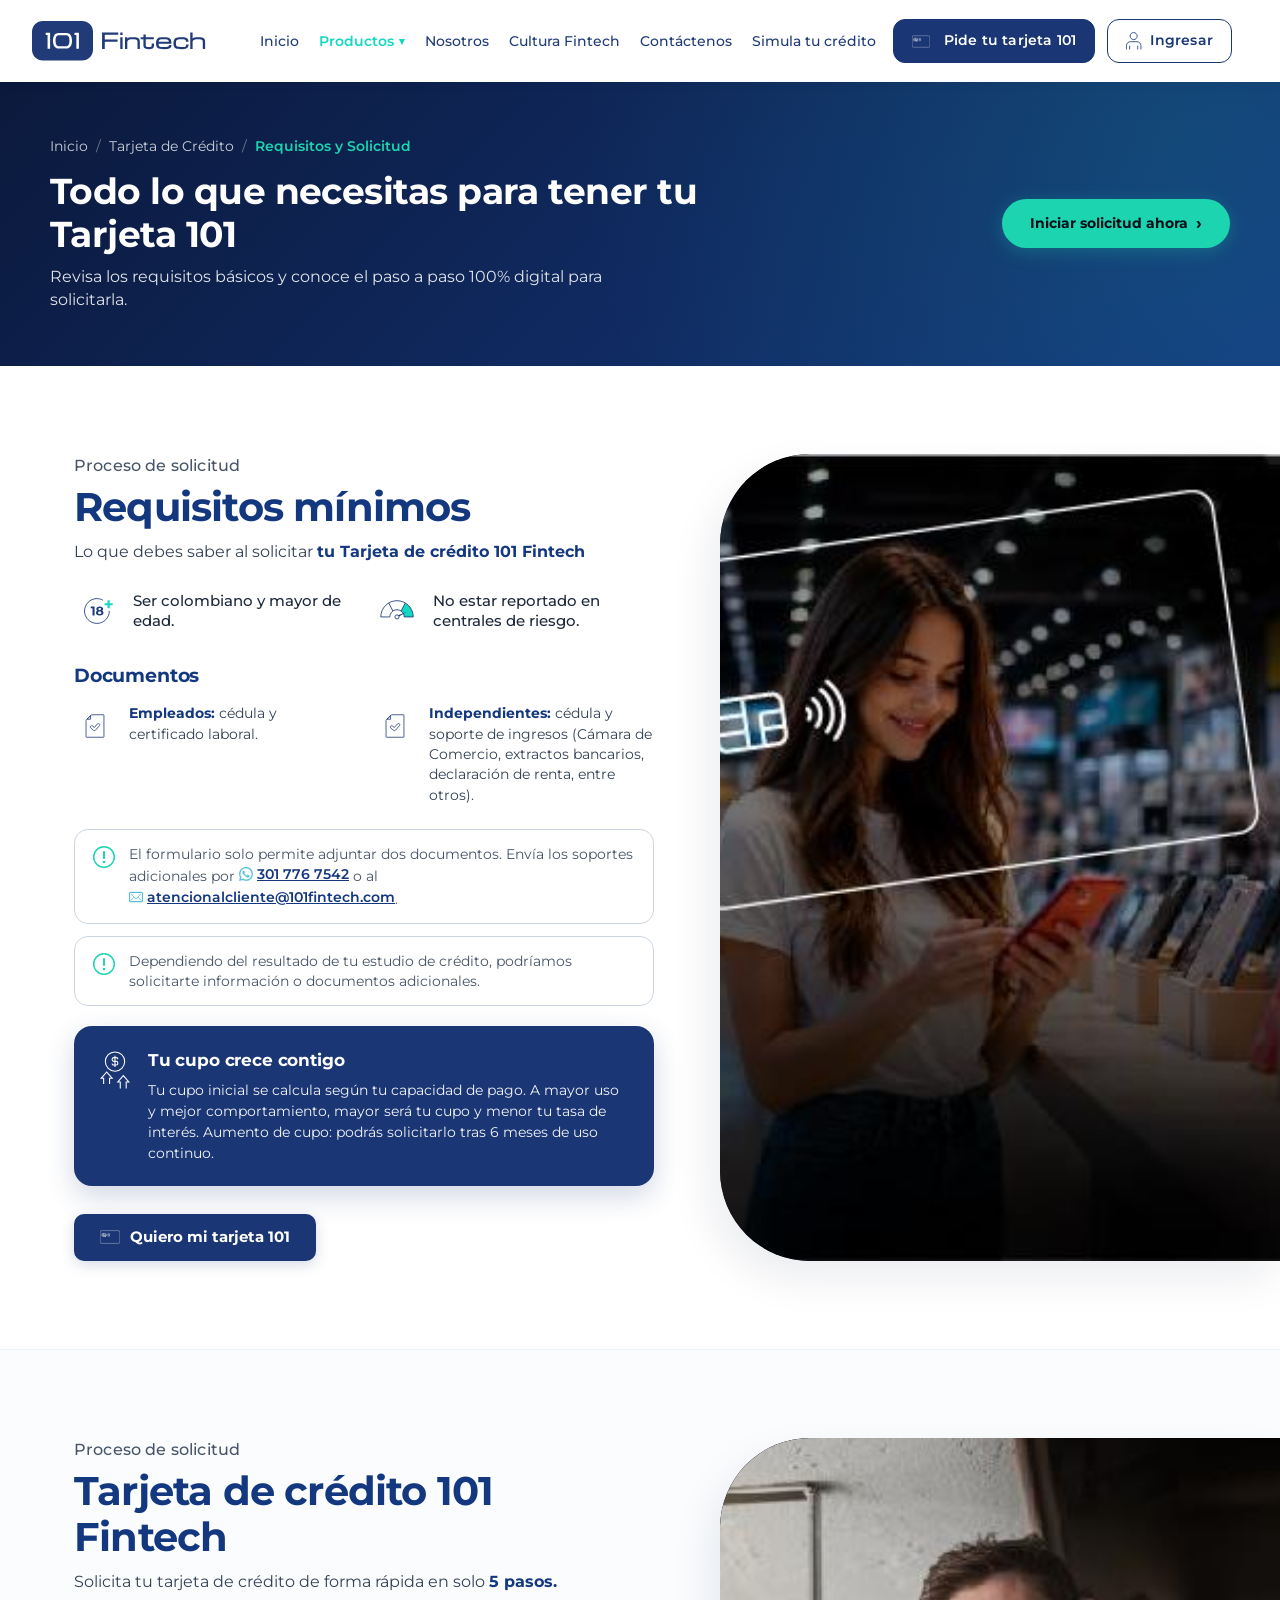
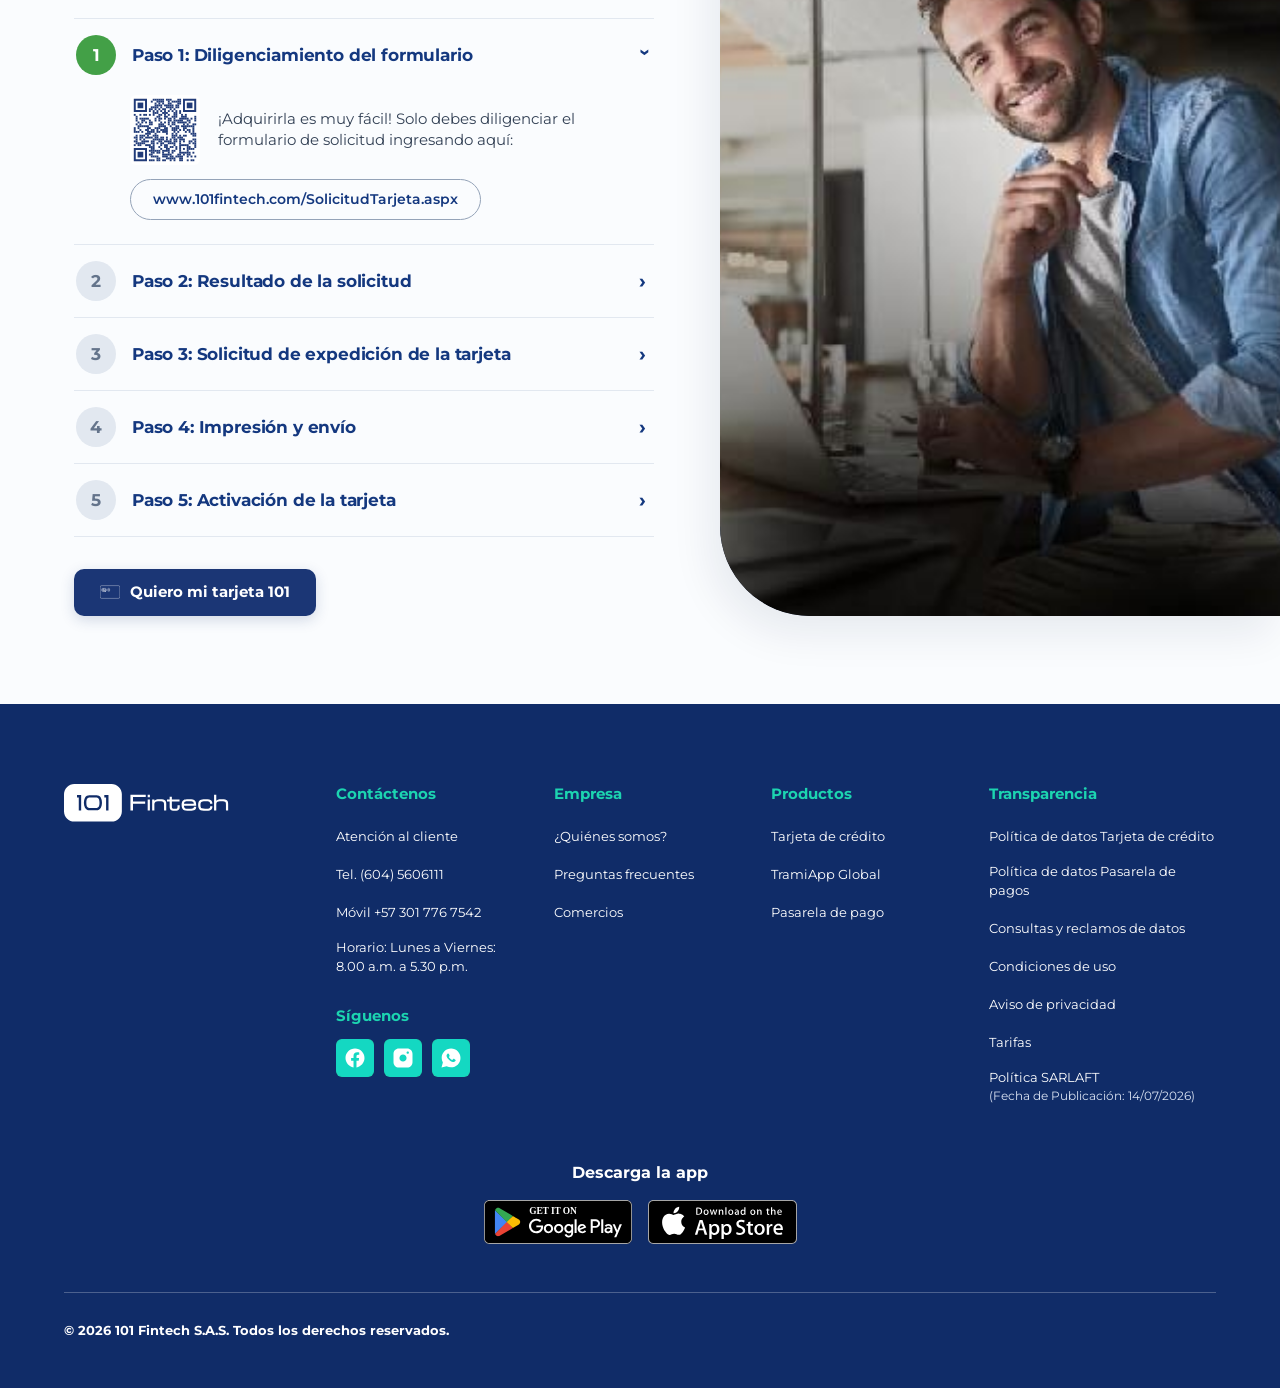
<file: solicitud-tarjeta.html>
<!DOCTYPE html>
<html lang="es">
<head>
  <meta charset="UTF-8">
  <meta name="viewport" content="width=device-width, initial-scale=1.0">
  <meta name="description" content="Solicita tu Tarjeta de Crédito 101 Fintech en solo 5 pasos. Requisitos mínimos, 100% digital y sin cuota de manejo.">
  <meta name="theme-color" content="#213B78">
  <title>Requisitos y Solicitud | Tarjeta de Crédito 101 Fintech</title>

  <!-- Google Fonts: Montserrat -->
  <link rel="preconnect" href="https://fonts.googleapis.com">
  <link rel="preconnect" href="https://fonts.gstatic.com" crossorigin>
  <link href="https://fonts.googleapis.com/css2?family=Montserrat:ital,wght@0,300;0,400;0,500;0,600;0,700;0,800;1,400;1,600&display=swap" rel="stylesheet">

  <!-- Estilos CSS -->
  <link rel="stylesheet" href="css/variables.css">
  <link rel="stylesheet" href="css/styles.css">
  <link rel="stylesheet" href="css/solicitud-tarjeta.css">
</head>
<body>

  <!-- ==========================================================================
       HEADER / NAVBAR STICKY (Heredado de index.html, opción Productos activa)
       ========================================================================== -->
  <header class="site-header" id="siteHeader">
    <div class="header-container">
      
      <!-- Logotipo 101 Fintech -->
      <a href="index.html" class="brand-logo" aria-label="101 Fintech - Inicio">
        <img src="assets/svg/logo_101fintech.svg" alt="101 Fintech Logo" width="178" height="41">
      </a>

      <!-- Menú de Navegación Principal -->
      <nav class="nav-menu" id="navMenu" aria-label="Navegación principal">
        <ul class="nav-list">
          
          <!-- Inicio -->
          <li class="nav-item">
            <a href="index.html" class="nav-link">Inicio</a>
          </li>

          <!-- Dropdown: Productos (Activo en esta página) -->
          <li class="nav-item has-dropdown">
            <button class="nav-link dropdown-trigger active" aria-expanded="false" aria-haspopup="true">
              Productos <span class="dropdown-arrow">▾</span>
            </button>
            <div class="dropdown-menu dropdown-menu-products" role="menu">
              
              <!-- Producto 1: Tarjeta 101 -->
              <a href="tarjeta-credito.html" class="dropdown-product-item" role="menuitem">
                <div class="product-icon">💳</div>
                <div class="product-info">
                  <h4>Tarjeta de Crédito 101</h4>
                  <p>$0 cuota de manejo de por vida, contactless y beneficios Visa.</p>
                </div>
              </a>

              <!-- Producto 2: Crédito Digital -->
              <a href="index.html#credito" class="dropdown-product-item" role="menuitem">
                <div class="product-icon">⚡</div>
                <div class="product-info">
                  <h4>Crédito de Libre Inversión</h4>
                  <p>Aprobación 100% digital en minutos con desembolso directo.</p>
                </div>
              </a>

              <!-- Producto 3: Simulador Financiero -->
              <a href="index.html#simulador" class="dropdown-product-item" role="menuitem">
                <div class="product-icon">📊</div>
                <div class="product-info">
                  <h4>Simulador de Crédito</h4>
                  <p>Calcula cuotas y tasas transparentes sin cobros ocultos.</p>
                </div>
              </a>

              <!-- Producto 4: 101 Pay -->
              <a href="index.html#pay" class="dropdown-product-item" role="menuitem">
                <div class="product-icon">📱</div>
                <div class="product-info">
                  <h4>101 Pay & Billetera</h4>
                  <p>Pagos QR inmediatos y transferencias bancarias a costo cero.</p>
                </div>
              </a>

              <!-- Pie del dropdown -->
              <div class="dropdown-footer">
                <span>¿Buscas soluciones corporativas?</span>
                <a href="index.html#empresas">Ver 101 Empresas →</a>
              </div>
            </div>
          </li>

          <!-- Nosotros -->
          <li class="nav-item">
            <a href="index.html#nosotros" class="nav-link">Nosotros</a>
          </li>

          <!-- Cultura Fintech -->
          <li class="nav-item">
            <a href="index.html#cultura" class="nav-link">Cultura Fintech</a>
          </li>

          <!-- Contáctenos -->
          <li class="nav-item">
            <a href="index.html#contacto" class="nav-link">Contáctenos</a>
          </li>

          <!-- Simula tu crédito -->
          <li class="nav-item">
            <a href="index.html#simulador" class="nav-link">Simula tu crédito</a>
          </li>

        </ul>

        <!-- Acciones del Header -->
        <div class="header-actions">
          
          <!-- Botón CTA: Pide tu tarjeta 101 -->
          <a href="https://www.101fintech.com/SolicitudTarjeta.aspx" target="_blank" rel="noopener" class="btn btn-primary btn-card-order">
            <img src="assets/img/svg/tarjeta/icon_tc_white.svg" alt="" width="18" height="13" class="btn-card-icon" style="margin-right: 6px;">
            <span>Pide tu tarjeta 101</span>
          </a>

          <!-- Dropdown: Ingresar -->
          <div class="dropdown-wrapper has-dropdown">
            <button class="btn btn-outline btn-login dropdown-trigger" aria-expanded="false" aria-haspopup="true" type="button">
              <img src="assets/svg/ico_user.svg" alt="Usuario" width="18" height="20">
              <span>Ingresar</span>
            </button>
            <div class="dropdown-menu dropdown-menu-login" role="menu">
              <a href="#portal-personas" class="login-item" role="menuitem">
                <div class="login-item-icon">👤</div>
                <div class="login-item-text">
                  <h4>Portal Personas</h4>
                  <p>Gestiona tu tarjeta y créditos</p>
                </div>
              </a>
              <a href="#portal-empresas" class="login-item" role="menuitem">
                <div class="login-item-icon">🏢</div>
                <div class="login-item-text">
                  <h4>Portal Empresas</h4>
                  <p>Pasarela de pagos y libranzas</p>
                </div>
              </a>
              <div class="dropdown-footer">
                <a href="#ayuda-login">¿Problemas para ingresar?</a>
              </div>
            </div>
          </div>

        </div>
      </nav>

      <!-- Botón Hamburguesa Móvil -->
      <button class="menu-toggle" id="menuToggle" aria-label="Abrir menú" aria-expanded="false">
        <span></span>
        <span></span>
        <span></span>
      </button>

    </div>
  </header>

  <!-- ==========================================================================
       BANNER HERO COMPACTO (debajo del header y encima de #requisitos)
       ========================================================================== -->
  <section class="hero-compacto-solicitud" aria-label="Encabezado de Requisitos y Solicitud">
    <div class="hero-compacto-container">
      
      <!-- Columna izquierda: Breadcrumb, Título H1 y Subtítulo -->
      <div class="hero-compacto-content">
        <nav class="hero-compacto-breadcrumb" aria-label="Miga de pan">
          <a href="index.html">Inicio</a>
          <span class="breadcrumb-separator" aria-hidden="true">/</span>
          <a href="tarjeta-credito.html">Tarjeta de Crédito</a>
          <span class="breadcrumb-separator" aria-hidden="true">/</span>
          <span class="breadcrumb-current">Requisitos y Solicitud</span>
        </nav>

        <h1 class="hero-compacto-title">Todo lo que necesitas para tener tu Tarjeta 101</h1>
        <p class="hero-compacto-subtitle">Revisa los requisitos básicos y conoce el paso a paso 100% digital para solicitarla.</p>
      </div>

      <!-- Columna derecha: CTA Píldora Turquesa -->
      <div class="hero-compacto-cta-col">
        <a href="https://www.101fintech.com/SolicitudTarjeta.aspx" target="_blank" rel="noopener" class="btn-hero-solicitud-pill">
          <span>Iniciar solicitud ahora</span>
          <span class="btn-pill-arrow" aria-hidden="true">›</span>
        </a>
      </div>

    </div>
  </section>

  <!-- ==========================================================================
       SECCIÓN 1: REQUISITOS MÍNIMOS (<section id="requisitos">)
       ========================================================================== -->
  <section class="solicitud-section" id="requisitos" aria-label="Requisitos mínimos para solicitar la tarjeta">
    <div class="solicitud-split-container">
      
      <!-- Columna Izquierda: Información y Requisitos -->
      <div class="solicitud-content-col">
        
        <!-- Encabezado de la sección -->
        <header class="solicitud-header-block">
          <p class="solicitud-epigrafe">Proceso de solicitud</p>
          <h2 class="solicitud-title">Requisitos mínimos</h2>
          <p class="solicitud-subtitle">
            Lo que debes saber al solicitar <strong class="highlight-navy">tu Tarjeta de crédito 101 Fintech</strong>
          </p>
        </header>

        <!-- Bloque de 2 requisitos básicos (2 columnas) -->
        <div class="requisitos-basicos-row">
          <div class="requisito-basico-item">
            <img src="assets/img/svg/tarjeta/ico_edad.svg" alt="Mayor de edad" width="50" height="50" loading="lazy">
            <span>Ser colombiano y mayor de edad.</span>
          </div>
          <div class="requisito-basico-item">
            <img src="assets/img/svg/tarjeta/ico_edad_centrales.svg" alt="Centrales de riesgo" width="50" height="50" loading="lazy">
            <span>No estar reportado en centrales de riesgo.</span>
          </div>
        </div>

        <!-- Bloque Documentos -->
        <h3 class="requisitos-doc-subtitle">Documentos</h3>
        <div class="documentos-grid">
          
          <!-- Empleados -->
          <div class="documento-card-item">
            <img src="assets/img/svg/tarjeta/ico_documento_requisito.svg" alt="Documento requisito" width="44" height="44" loading="lazy">
            <p><strong>Empleados:</strong> cédula y certificado laboral.</p>
          </div>

          <!-- Independientes -->
          <div class="documento-card-item">
            <img src="assets/img/svg/tarjeta/ico_documento_requisito.svg" alt="Documento requisito" width="44" height="44" loading="lazy">
            <p><strong>Independientes:</strong> cédula y soporte de ingresos (Cámara de Comercio, extractos bancarios, declaración de renta, entre otros).</p>
          </div>

        </div>

        <!-- Cajas informativas -->
        <!-- Caja 1: WhatsApp y Correo -->
        <div class="info-caja-borde">
          <img src="assets/img/svg/tarjeta/ico_attencion_turquoise.svg" alt="Atención" class="info-caja-icon" width="24" height="24" loading="lazy">
          <p>
            El formulario solo permite adjuntar dos documentos. Envía los soportes adicionales por 
            <a href="https://wa.me/573017767542" target="_blank" rel="noopener" class="info-link">
              <img src="assets/img/svg/tarjeta/wp_requisito.svg" alt="WhatsApp" width="15" height="15"> 301 776 7542
            </a>
            o al
            <a href="mailto:atencionalcliente@101fintech.com" class="info-link">
              <img src="assets/img/svg/tarjeta/ico_mail_requisito.svg" alt="Correo" width="15" height="15"> atencionalcliente@101fintech.com
            </a>.
          </p>
        </div>

        <!-- Caja 2: Estudio de crédito -->
        <div class="info-caja-borde">
          <img src="assets/img/svg/tarjeta/ico_attencion_turquoise.svg" alt="Atención" class="info-caja-icon" width="24" height="24" loading="lazy">
          <p>
            Dependiendo del resultado de tu estudio de crédito, podríamos solicitarte información o documentos adicionales.
          </p>
        </div>

        <!-- Tarjeta destacada azul marino: Tu cupo crece contigo -->
        <div class="cupo-crece-card">
          <img src="assets/img/svg/tarjeta/ico_info_cupo_crece.svg" alt="Tu cupo crece contigo" class="cupo-crece-icon" width="32" height="40" loading="lazy">
          <div class="cupo-crece-content">
            <h4 class="cupo-crece-title">Tu cupo crece contigo</h4>
            <p class="cupo-crece-text">
              Tu cupo inicial se calcula según tu capacidad de pago. A mayor uso y mejor comportamiento, mayor será tu cupo y menor tu tasa de interés. Aumento de cupo: podrás solicitarlo tras 6 meses de uso continuo.
            </p>
          </div>
        </div>

        <!-- Botón CTA: Quiero mi tarjeta 101 -->
        <div>
          <a href="https://www.101fintech.com/SolicitudTarjeta.aspx" target="_blank" rel="noopener" class="btn-solicitud-navy-cta">
            <img src="assets/img/svg/tarjeta/icon_tc_white.svg" alt="" class="btn-card-icon" width="22" height="15">
            <span>Quiero mi tarjeta 101</span>
          </a>
        </div>

      </div>

      <!-- Columna Derecha: Fotografía de la mujer con silueta de tarjeta pegada al borde -->
      <div class="solicitud-media-col">
        <img src="assets/img/tarjeta/requisitos_mujer_celular.jpg" alt="Mujer con smartphone solicitando tarjeta de crédito 101 Fintech" loading="lazy">
      </div>

    </div>
  </section>

  <!-- ==========================================================================
       SECCIÓN 2: SOLICITUD EN 5 PASOS (<section id="pasos">)
       ========================================================================== -->
  <section class="solicitud-section solicitud-section-alt" id="pasos" aria-label="Paso a paso de solicitud de la tarjeta de crédito">
    <div class="solicitud-split-container">
      
      <!-- Columna Izquierda: Acordeón interactivo de 5 pasos -->
      <div class="solicitud-content-col">
        
        <!-- Encabezado de la sección -->
        <header class="solicitud-header-block">
          <p class="solicitud-epigrafe">Proceso de solicitud</p>
          <h2 class="solicitud-title">Tarjeta de crédito 101 Fintech</h2>
          <p class="solicitud-subtitle">
            Solicita tu tarjeta de crédito de forma rápida en solo <strong class="highlight-navy">5 pasos.</strong>
          </p>
        </header>

        <!-- Acordeón interactivo de 5 pasos -->
        <div class="pasos-accordion" id="pasosAccordion">
          
          <!-- PASO 1 (Abierto por defecto) -->
          <article class="paso-item active" data-step="1">
            <button class="paso-header" type="button" aria-expanded="true" aria-controls="paso-content-1">
              <div class="paso-title-wrap">
                <span class="paso-number">1</span>
                <h3 class="paso-title">Paso 1: Diligenciamiento del formulario</h3>
              </div>
              <span class="paso-chevron" aria-hidden="true">›</span>
            </button>
            <div class="paso-content" id="paso-content-1">
              <div class="paso1-qr-block">
                <img src="assets/img/tarjeta/codigo_qr.svg" alt="Código QR Solicitud Tarjeta 101" class="paso1-qr-img" width="72" height="72" loading="lazy">
                <p class="paso1-qr-text">¡Adquirirla es muy fácil! Solo debes diligenciar el formulario de solicitud ingresando aquí:</p>
              </div>
              <a href="https://www.101fintech.com/SolicitudTarjeta.aspx" target="_blank" rel="noopener" class="paso1-pill-btn">
                www.101fintech.com/SolicitudTarjeta.aspx
              </a>
            </div>
          </article>

          <!-- PASO 2 -->
          <article class="paso-item" data-step="2">
            <button class="paso-header" type="button" aria-expanded="false" aria-controls="paso-content-2">
              <div class="paso-title-wrap">
                <span class="paso-number">2</span>
                <h3 class="paso-title">Paso 2: Resultado de la solicitud</h3>
              </div>
              <span class="paso-chevron" aria-hidden="true">›</span>
            </button>
            <div class="paso-content" id="paso-content-2">
              <p class="paso2-intro">Recibirás la respuesta de tu solicitud por correo electrónico.</p>
              
              <!-- Caja Aprobada -->
              <div class="paso2-box">
                <img src="assets/img/svg/tarjeta/check_aprobada.svg" alt="Solicitud aprobada" width="26" height="26" loading="lazy">
                <span><strong>Aprobada:</strong> Valida tu identidad y firma el pagaré digital por WhatsApp.</span>
              </div>

              <!-- Caja Rechazada -->
              <div class="paso2-box">
                <img src="assets/img/svg/tarjeta/ico_rechazada.svg" alt="Solicitud rechazada" width="26" height="26" loading="lazy">
                <span><strong>Rechazada:</strong> Podrás volver a presentarte en 6 meses.</span>
              </div>
            </div>
          </article>

          <!-- PASO 3 -->
          <article class="paso-item" data-step="3">
            <button class="paso-header" type="button" aria-expanded="false" aria-controls="paso-content-3">
              <div class="paso-title-wrap">
                <span class="paso-number">3</span>
                <h3 class="paso-title">Paso 3: Solicitud de expedición de la tarjeta</h3>
              </div>
              <span class="paso-chevron" aria-hidden="true">›</span>
            </button>
            <div class="paso-content" id="paso-content-3">
              <div class="paso3-top-row">
                <img src="assets/img/svg/tarjeta/ico_firma_documento.svg" alt="Firma y validación digital" width="36" height="44" loading="lazy">
                <p>Tras completar la validación y la firma, te enviaremos un correo para que ingreses a la Sucursal Virtual y solicites la expedición del plástico.</p>
              </div>
              <div class="paso3-box-importante">
                <img src="assets/img/svg/tarjeta/ico_attencion.svg" alt="Importante" width="26" height="26" loading="lazy">
                <span><strong>Importante:</strong> Recuerda registrar tu dirección de forma completa y detallada para garantizar una entrega exitosa.</span>
              </div>
            </div>
          </article>

          <!-- PASO 4 -->
          <article class="paso-item" data-step="4">
            <button class="paso-header" type="button" aria-expanded="false" aria-controls="paso-content-4">
              <div class="paso-title-wrap">
                <span class="paso-number">4</span>
                <h3 class="paso-title">Paso 4: Impresión y envío</h3>
              </div>
              <span class="paso-chevron" aria-hidden="true">›</span>
            </button>
            <div class="paso-content" id="paso-content-4">
              <div class="paso4-row">
                <img src="assets/img/svg/tarjeta/ico_envio_TC.svg" alt="Impresión y entrega a domicilio" width="40" height="48" loading="lazy">
                <p>Finalizada la solicitud, procederemos con la impresión y el envío de tu tarjeta. El tiempo estimado de entrega es de 8 a 10 días hábiles, dependiendo de tu ciudad.</p>
              </div>
            </div>
          </article>

          <!-- PASO 5 -->
          <article class="paso-item" data-step="5">
            <button class="paso-header" type="button" aria-expanded="false" aria-controls="paso-content-5">
              <div class="paso-title-wrap">
                <span class="paso-number">5</span>
                <h3 class="paso-title">Paso 5: Activación de la tarjeta</h3>
              </div>
              <span class="paso-chevron" aria-hidden="true">›</span>
            </button>
            <div class="paso-content" id="paso-content-5">
              <div class="paso5-row">
                <img src="assets/img/svg/tarjeta/ico_gestion_TC.svg" alt="Activación y beneficios de la tarjeta" width="42" height="32" loading="lazy">
                <div class="paso5-text-wrap">
                  <p>Cuando recibas tu tarjeta, infórmanos para realizar la activación y la asignación de tu clave.</p>
                  <p><strong>¡Listo!</strong> Ya puedes comenzar a disfrutar de todos los beneficios de tu Tarjeta de Crédito 101 Fintech.</p>
                </div>
              </div>
            </div>
          </article>

        </div>

        <!-- Botón CTA debajo del acordeón -->
        <div class="pasos-cta-wrap">
          <a href="https://www.101fintech.com/SolicitudTarjeta.aspx" target="_blank" rel="noopener" class="btn-solicitud-navy-cta">
            <img src="assets/img/svg/tarjeta/icon_tc_white.svg" alt="" class="btn-card-icon" width="22" height="15">
            <span>Quiero mi tarjeta 101</span>
          </a>
        </div>

      </div>

      <!-- Columna Derecha: Fotografía del hombre con laptop pegada al borde -->
      <div class="solicitud-media-col">
        <img src="assets/img/tarjeta/pasos_hombre_laptop.jpg" alt="Hombre con laptop completando la solicitud de la tarjeta de crédito" loading="lazy">
      </div>

    </div>
  </section>

  <!-- ==========================================================================
       FOOTER PRINCIPAL (Heredado de index.html)
       ========================================================================== -->
  <footer class="site-footer" id="footer" aria-label="Pie de página">
    <div class="footer-container">
      
      <!-- Bloque Superior (Grid de 5 columnas) -->
      <div class="footer-top-grid">
        
        <!-- Columna 1 — Marca -->
        <div class="footer-col footer-col-brand">
          <a href="#inicio" class="footer-logo-link" aria-label="101 Fintech Inicio">
            <img src="assets/img/svg/logo_101fintech_white.svg" alt="101 Fintech" class="footer-brand-logo" width="165" height="auto" loading="lazy">
          </a>
        </div>

        <!-- Columna 2 — Contáctenos -->
        <div class="footer-col footer-col-contact">
          <h4 class="footer-col-title">Contáctenos</h4>
          <ul class="footer-links-list">
            <li><span class="footer-static-text">Atención al cliente</span></li>
            <li><a href="tel:6045606111" class="footer-link">Tel. (604) 5606111</a></li>
            <li><a href="https://wa.me/573017767542" target="_blank" rel="noopener" class="footer-link">Móvil +57 301 776 7542</a></li>
            <li>
              <span class="footer-schedule-text">
                Horario: Lunes a Viernes:<br>
                8.00 a.m. a 5.30 p.m.
              </span>
            </li>
          </ul>

          <!-- Sub-bloque "Síguenos" -->
          <div class="footer-follow-block">
            <h5 class="footer-follow-title">Síguenos</h5>
            <div class="footer-social-row">
              <a href="https://facebook.com" class="footer-social-btn" aria-label="Facebook" target="_blank" rel="noopener">
                <img src="assets/img/svg/ico_facebook.svg" alt="Facebook" width="38" height="38" loading="lazy">
              </a>
              <a href="https://instagram.com" class="footer-social-btn" aria-label="Instagram" target="_blank" rel="noopener">
                <img src="assets/img/svg/ico_instagram.svg" alt="Instagram" width="38" height="38" loading="lazy">
              </a>
              <a href="https://whatsapp.com" class="footer-social-btn" aria-label="WhatsApp" target="_blank" rel="noopener">
                <img src="assets/img/svg/ico_whatsAppsvg.svg" alt="WhatsApp" width="38" height="38" loading="lazy">
              </a>
            </div>
          </div>
        </div>

        <!-- Columna 3 — Empresa -->
        <div class="footer-col">
          <h4 class="footer-col-title">Empresa</h4>
          <ul class="footer-links-list">
            <li><a href="#empresa" class="footer-link">¿Quiénes somos?</a></li>
            <li><a href="#faq" class="footer-link">Preguntas frecuentes</a></li>
            <li><a href="#comercios" class="footer-link">Comercios</a></li>
          </ul>
        </div>

        <!-- Columna 4 — Productos -->
        <div class="footer-col">
          <h4 class="footer-col-title">Productos</h4>
          <ul class="footer-links-list">
            <li><a href="tarjeta-credito.html" class="footer-link">Tarjeta de crédito</a></li>
            <li><a href="#tramiapp" class="footer-link">TramiApp Global</a></li>
            <li><a href="#pasarela" class="footer-link">Pasarela de pago</a></li>
          </ul>
        </div>

        <!-- Columna 5 — Transparencia -->
        <div class="footer-col">
          <h4 class="footer-col-title">Transparencia</h4>
          <ul class="footer-links-list">
            <li><a href="#" class="footer-link">Política de datos Tarjeta de crédito</a></li>
            <li><a href="#" class="footer-link">Política de datos Pasarela de pagos</a></li>
            <li><a href="#" class="footer-link">Consultas y reclamos de datos</a></li>
            <li><a href="#" class="footer-link">Condiciones de uso</a></li>
            <li><a href="#" class="footer-link">Aviso de privacidad</a></li>
            <li><a href="#" class="footer-link">Tarifas</a></li>
            <li>
              <a href="#" class="footer-link footer-link-sarlaft">
                Política SARLAFT<br>
                <span class="footer-sarlaft-date">(Fecha de Publicación: 14/07/2026)</span>
              </a>
            </li>
          </ul>
        </div>

      </div>

      <!-- Bloque Intermedio (Descarga de App — Centrado) -->
      <div class="footer-app-block">
        <h4 class="footer-app-title">Descarga la app</h4>
        <div class="footer-app-badges">
          <a href="#" class="footer-app-badge-link" aria-label="Descargar en Google Play">
            <img src="assets/img/svg/lgo_google_play.svg" alt="Disponible en Google Play" class="footer-app-badge-img" height="44" loading="lazy">
          </a>
          <a href="#" class="footer-app-badge-link" aria-label="Descargar en App Store">
            <img src="assets/img/svg/lgo_app_store.svg" alt="Consíguelo en el App Store" class="footer-app-badge-img" height="44" loading="lazy">
          </a>
        </div>
      </div>

      <!-- Línea Divisoria y Copyright -->
      <hr class="footer-divider">
      <div class="footer-bottom-bar">
        <p class="footer-copyright">&copy; 2026 101 Fintech S.A.S. Todos los derechos reservados.</p>
      </div>

    </div>
  </footer>

  <!-- Scripts JavaScript -->
  <script src="js/main.js"></script>
  <script>
    // Comportamiento interactivo del Acordeón de 5 Pasos
    document.addEventListener('DOMContentLoaded', function () {
      const accordionItems = document.querySelectorAll('.paso-item');
      
      accordionItems.forEach(item => {
        const header = item.querySelector('.paso-header');
        
        header.addEventListener('click', () => {
          const isCurrentlyActive = item.classList.contains('active');
          
          // Solo un paso abierto a la vez
          accordionItems.forEach(otherItem => {
            otherItem.classList.remove('active');
            const otherBtn = otherItem.querySelector('.paso-header');
            if (otherBtn) {
              otherBtn.setAttribute('aria-expanded', 'false');
            }
          });
          
          // Si estaba cerrado, lo abrimos; si estaba abierto, lo mantenemos abierto
          item.classList.add('active');
          header.setAttribute('aria-expanded', 'true');
        });
      });
    });
  </script>
</body>
</html>
</file>
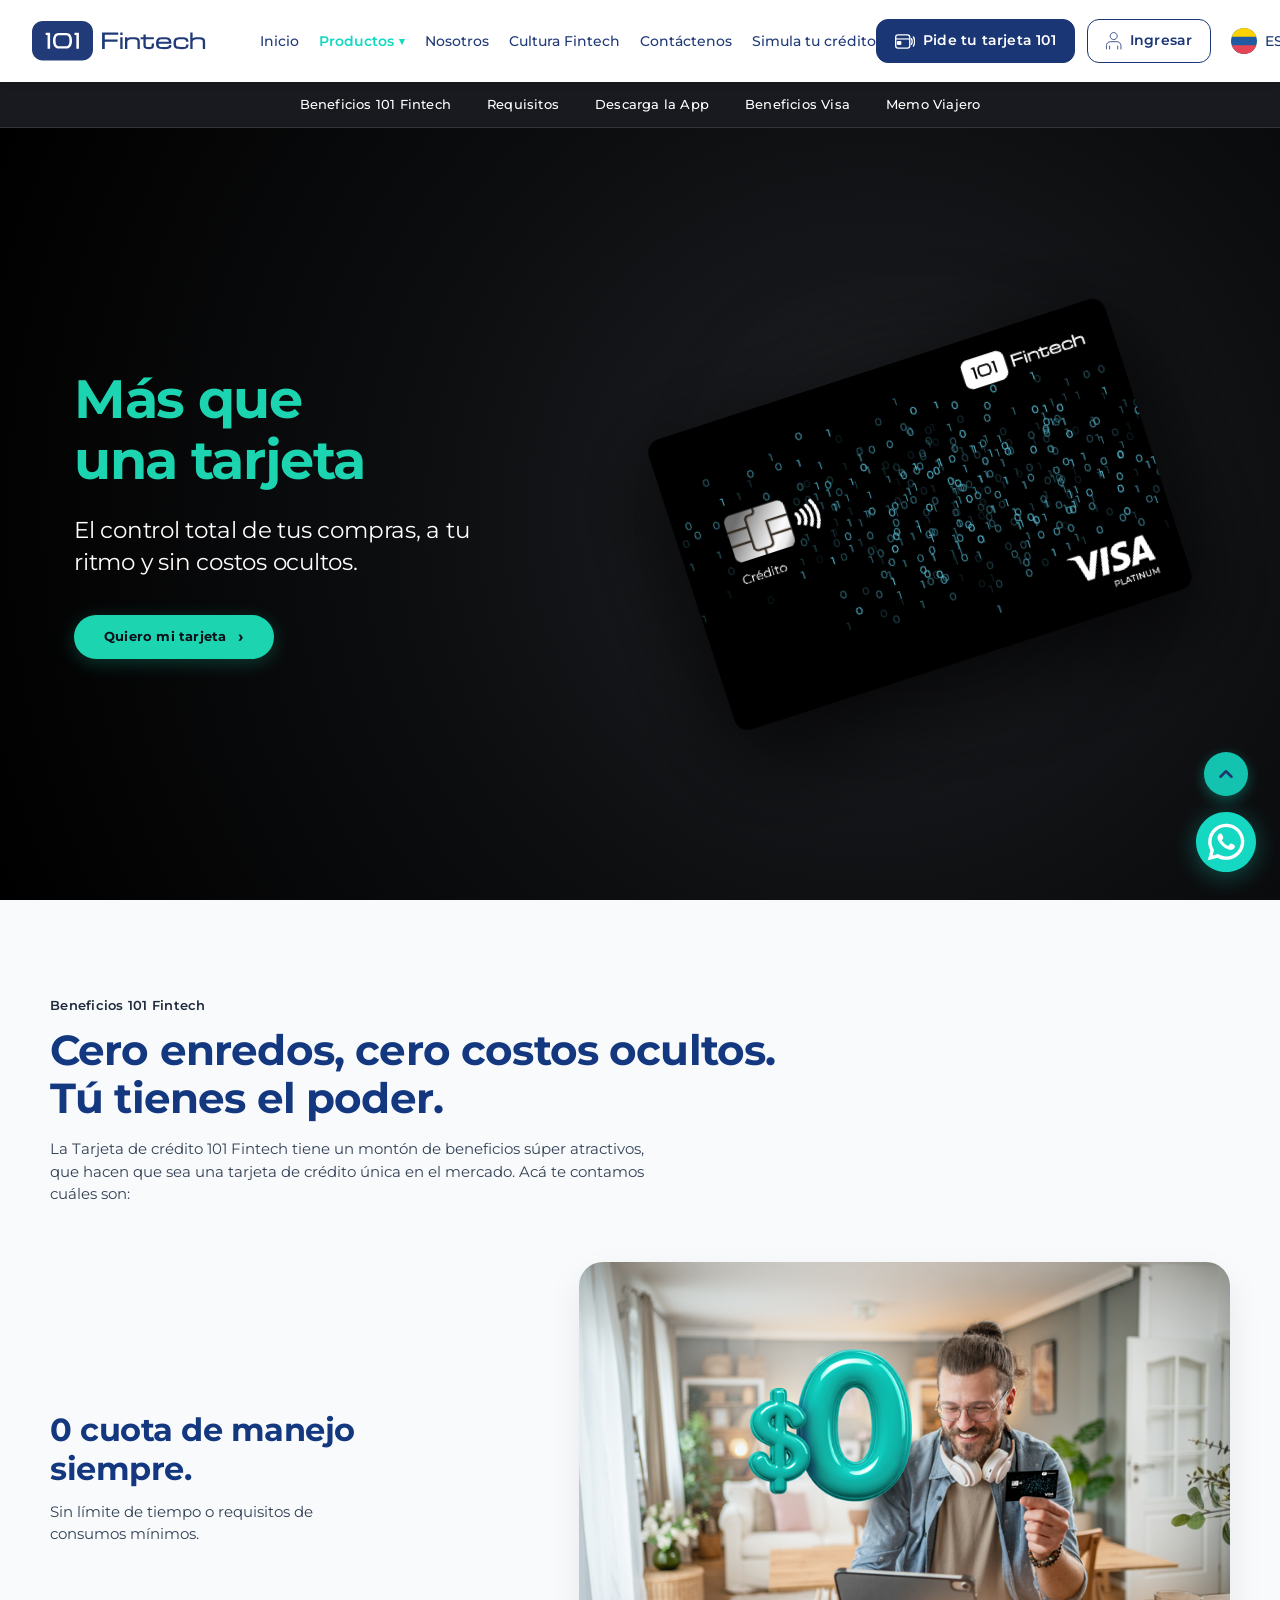
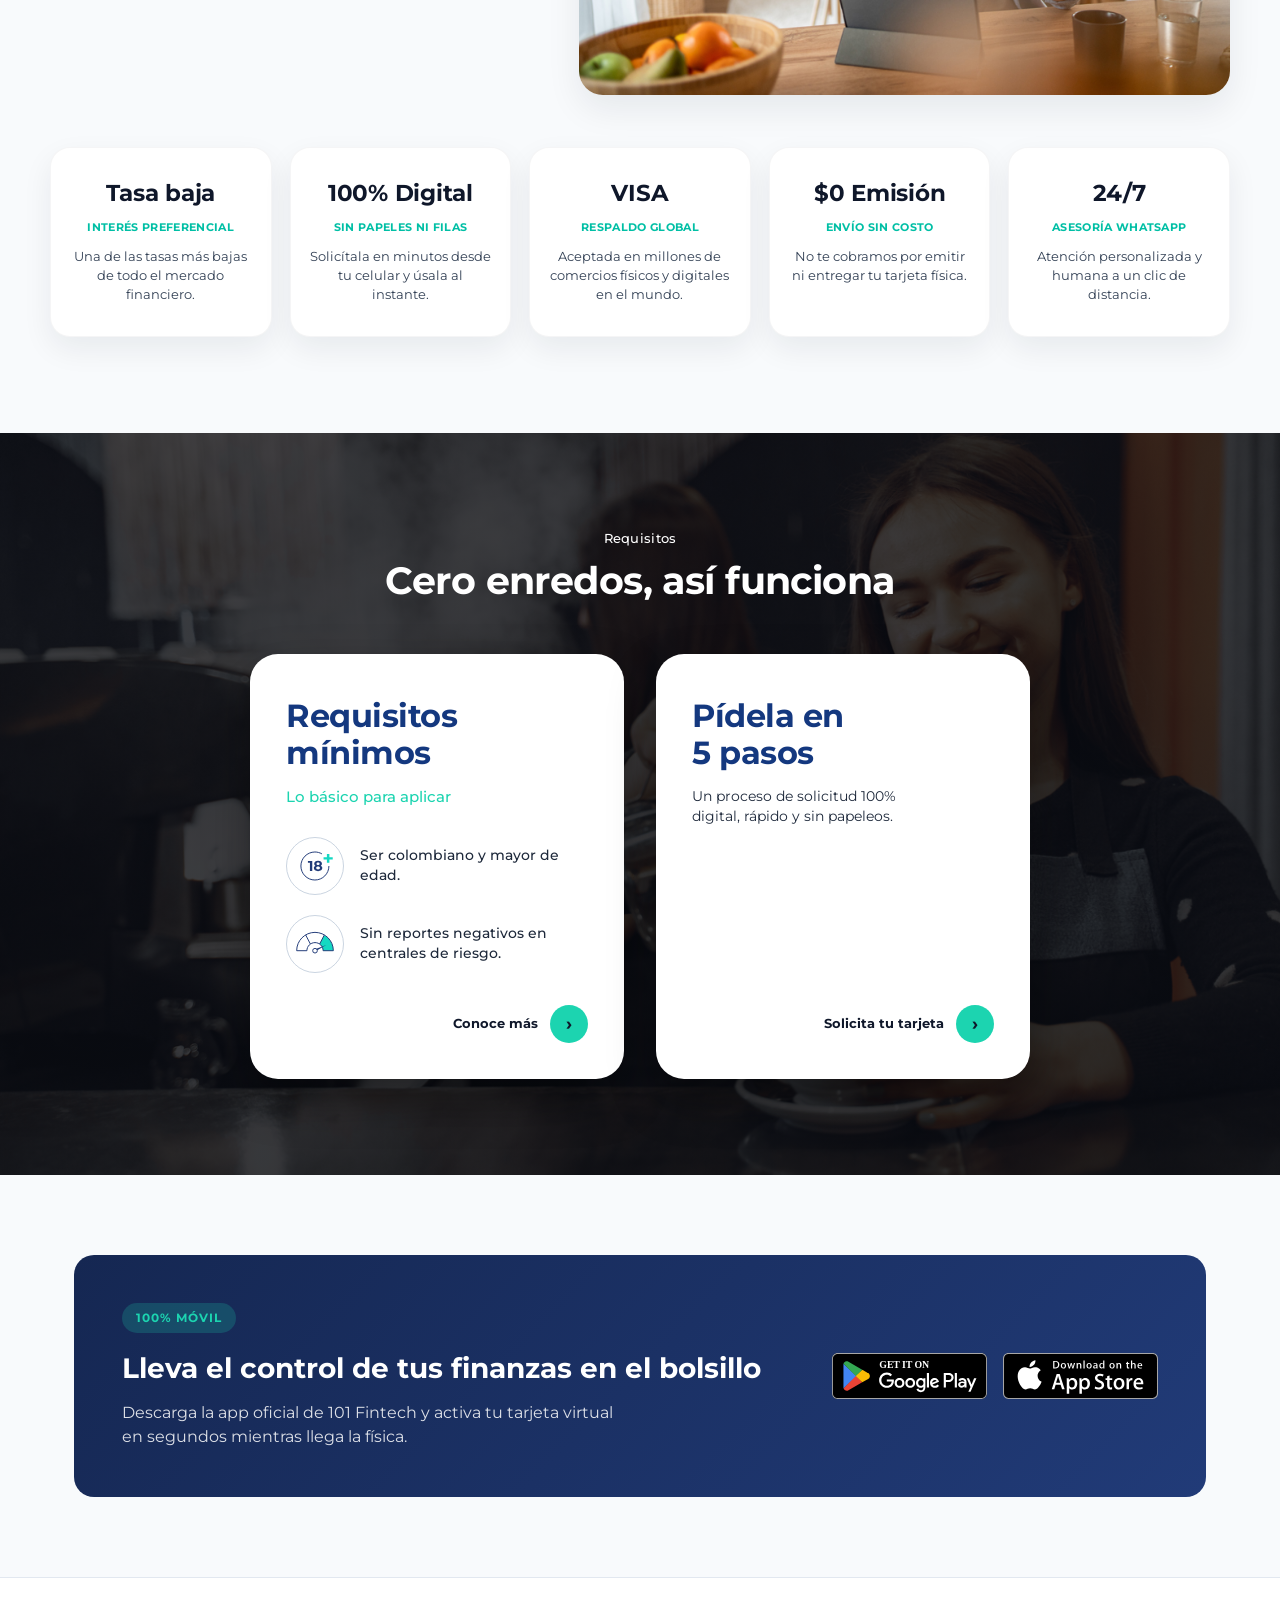
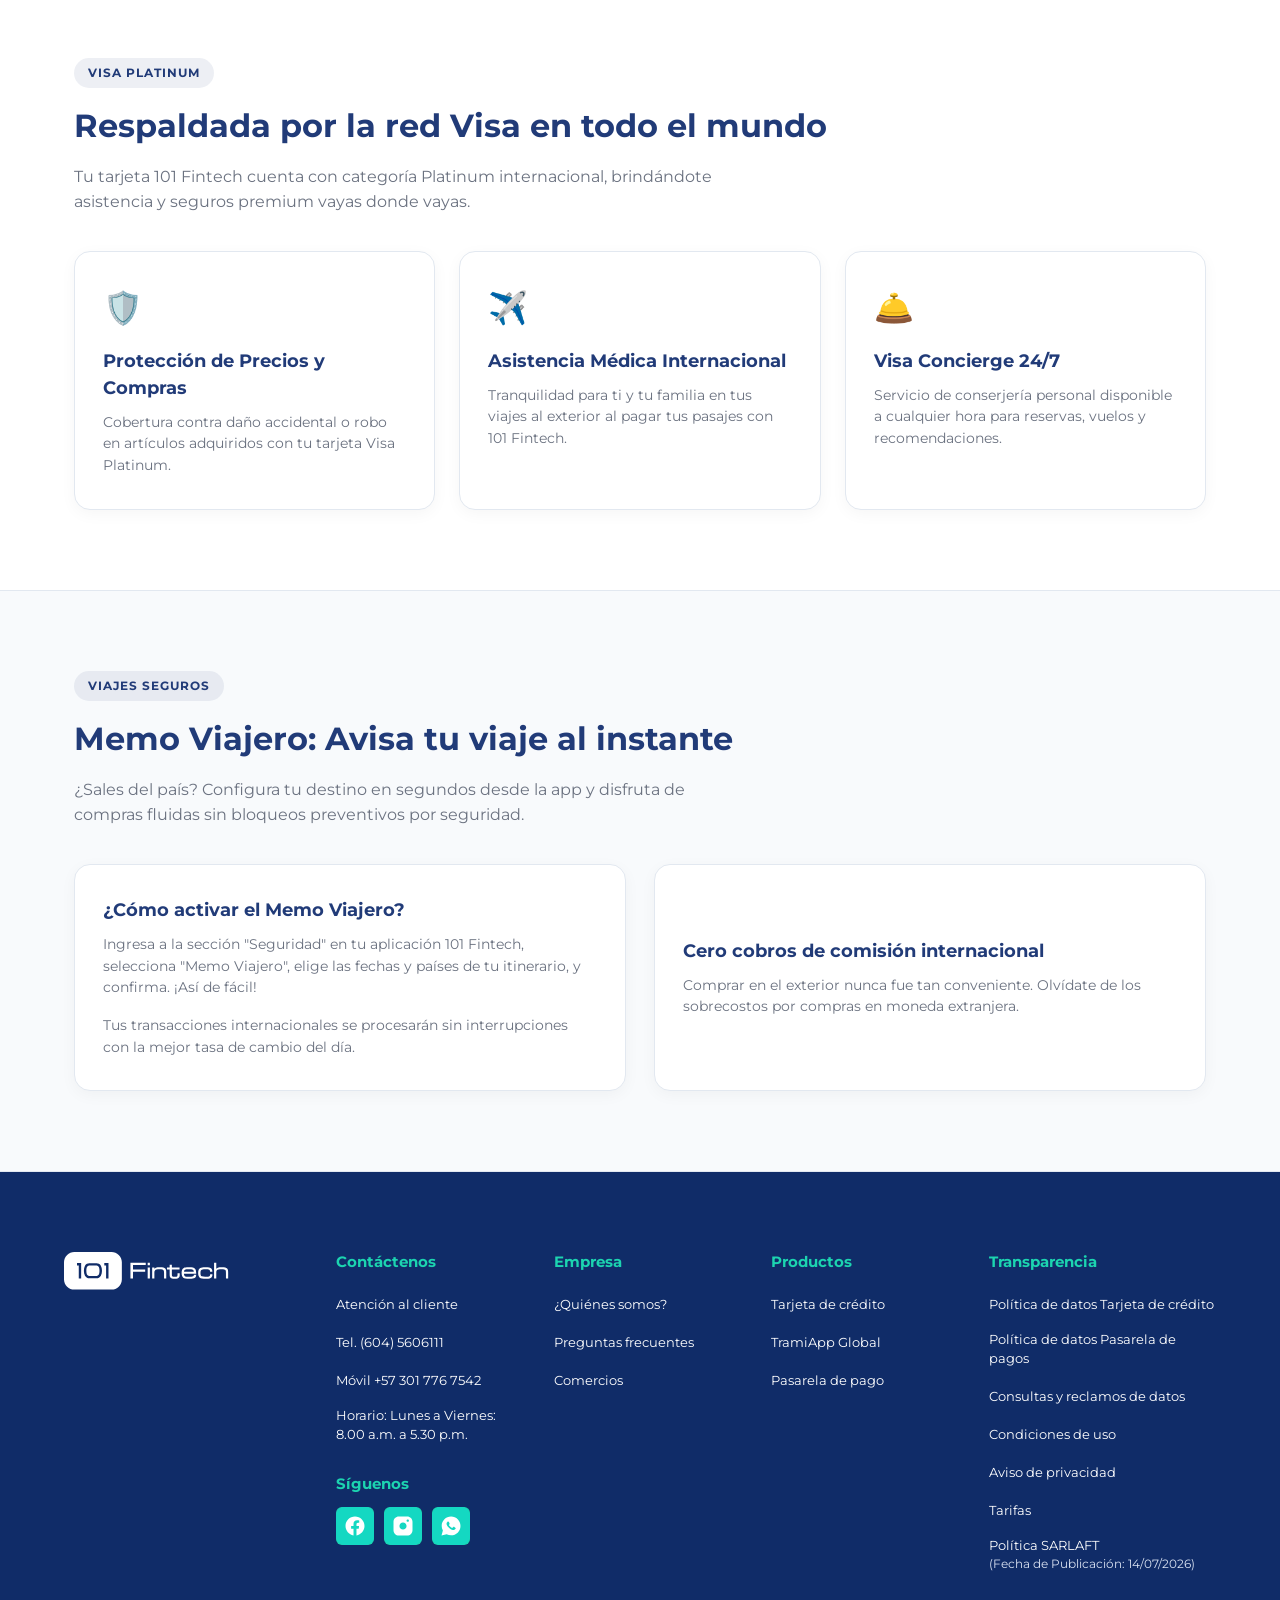
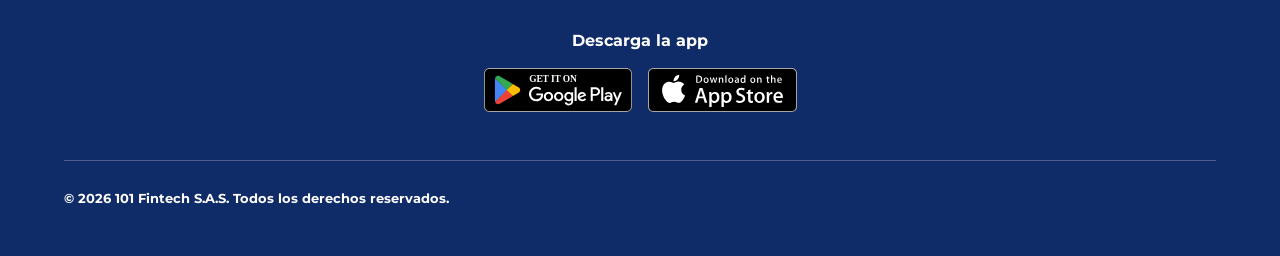
<file: tarjeta-credito.html>
<!DOCTYPE html>
<html lang="es">
<head>
  <meta charset="UTF-8">
  <meta name="viewport" content="width=device-width, initial-scale=1.0">
  <meta name="description" content="Tarjeta de Crédito 101 Fintech Visa Platinum - Más que una tarjeta. El control total de tus compras, a tu ritmo y sin costos ocultos. $0 cuota de manejo de por vida.">
  <meta name="theme-color" content="#213B78">
  <title>Tarjeta de Crédito | 101 Fintech - Más que una tarjeta</title>

  <!-- Google Fonts: Montserrat -->
  <link rel="preconnect" href="https://fonts.googleapis.com">
  <link rel="preconnect" href="https://fonts.gstatic.com" crossorigin>
  <link href="https://fonts.googleapis.com/css2?family=Montserrat:ital,wght@0,300;0,400;0,500;0,600;0,700;0,800;1,400;1,600&display=swap" rel="stylesheet">

  <!-- Estilos CSS -->
  <link rel="stylesheet" href="css/variables.css">
  <link rel="stylesheet" href="css/styles.css">
  <link rel="stylesheet" href="css/tarjeta-credito.css">
</head>
<body>

  <!-- ==========================================================================
       HEADER / NAVBAR STICKY
       ========================================================================== -->
  <header class="site-header" id="siteHeader">
    <div class="header-container">
      
      <!-- Logotipo 101 Fintech -->
      <a href="index.html" class="brand-logo" aria-label="101 Fintech - Inicio">
        <img src="assets/svg/logo_101fintech.svg" alt="101 Fintech Logo" width="178" height="41">
      </a>

      <!-- Menú de Navegación Principal -->
      <nav class="nav-menu" id="navMenu" aria-label="Navegación principal">
        <ul class="nav-list">
          
          <!-- Inicio (Sin clase activa en esta página) -->
          <li class="nav-item">
            <a href="index.html" class="nav-link">Inicio</a>
          </li>

          <!-- Dropdown: Productos (Activo en esta página) -->
          <li class="nav-item has-dropdown">
            <button class="nav-link dropdown-trigger active" aria-expanded="false" aria-haspopup="true">
              Productos <span class="dropdown-arrow">▾</span>
            </button>
            <div class="dropdown-menu dropdown-menu-products" role="menu">
              
              <!-- Producto 1: Tarjeta 101 -->
              <a href="tarjeta-credito.html" class="dropdown-product-item" role="menuitem">
                <div class="product-icon">💳</div>
                <div class="product-info">
                  <h4>Tarjeta de Crédito 101</h4>
                  <p>$0 cuota de manejo de por vida, contactless y beneficios Visa.</p>
                </div>
              </a>

              <!-- Producto 2: Crédito Digital -->
              <a href="index.html#credito" class="dropdown-product-item" role="menuitem">
                <div class="product-icon">⚡</div>
                <div class="product-info">
                  <h4>Crédito de Libre Inversión</h4>
                  <p>Aprobación 100% digital en minutos con desembolso directo.</p>
                </div>
              </a>

              <!-- Producto 3: Simulador Financiero -->
              <a href="index.html#simulador" class="dropdown-product-item" role="menuitem">
                <div class="product-icon">📊</div>
                <div class="product-info">
                  <h4>Simulador de Crédito</h4>
                  <p>Calcula cuotas y tasas transparentes sin cobros ocultos.</p>
                </div>
              </a>

              <!-- Producto 4: 101 Pay -->
              <a href="index.html#pay" class="dropdown-product-item" role="menuitem">
                <div class="product-icon">📱</div>
                <div class="product-info">
                  <h4>101 Pay & Billetera</h4>
                  <p>Pagos QR inmediatos y transferencias bancarias a costo cero.</p>
                </div>
              </a>

              <!-- Pie del dropdown -->
              <div class="dropdown-footer">
                <span>¿Buscas soluciones corporativas?</span>
                <a href="index.html#empresas">Ver 101 Empresas →</a>
              </div>
            </div>
          </li>

          <!-- Nosotros -->
          <li class="nav-item">
            <a href="index.html#nosotros" class="nav-link">Nosotros</a>
          </li>

          <!-- Cultura Fintech -->
          <li class="nav-item">
            <a href="index.html#cultura" class="nav-link">Cultura Fintech</a>
          </li>

          <!-- Contáctenos -->
          <li class="nav-item">
            <a href="index.html#contacto" class="nav-link">Contáctenos</a>
          </li>

          <!-- Simula tu crédito -->
          <li class="nav-item">
            <a href="index.html#simulador" class="nav-link">Simula tu crédito</a>
          </li>

        </ul>

        <!-- Acciones del Header -->
        <div class="header-actions">
          
          <!-- Botón CTA: Pide tu tarjeta 101 -->
          <a href="tarjeta-credito.html" class="btn btn-primary btn-card-order">
            <svg class="card-icon-svg" width="22" height="16" viewBox="0 0 22 16" fill="none" xmlns="http://www.w3.org/2000/svg">
              <rect x="0.75" y="0.75" width="15.5" height="14.5" rx="2.5" stroke="currentColor" stroke-width="1.5" fill="none"/>
              <line x1="0.75" y1="5.2" x2="16.25" y2="5.2" stroke="currentColor" stroke-width="1.3"/>
              <rect x="2.8" y="8.2" width="3.5" height="2.8" rx="0.6" fill="currentColor"/>
              <path d="M18 5C19.2 6.3 19.2 9.7 18 11" stroke="currentColor" stroke-width="1.5" stroke-linecap="round"/>
              <path d="M20.2 3C22 5.2 22 10.8 20.2 13" stroke="currentColor" stroke-width="1.5" stroke-linecap="round"/>
            </svg>
            <span>Pide tu tarjeta 101</span>
          </a>

          <!-- Dropdown: Ingresar -->
          <div class="dropdown-wrapper has-dropdown">
            <button class="btn btn-outline btn-login dropdown-trigger" aria-expanded="false" aria-haspopup="true" type="button">
              <img src="assets/svg/ico_user.svg" alt="Usuario" width="18" height="20">
              <span>Ingresar</span>
            </button>
            <div class="dropdown-menu dropdown-menu-login" role="menu">
              <a href="#portal-personas" class="login-item" role="menuitem">
                <div class="login-item-icon">👤</div>
                <div class="login-item-text">
                  <h4>Portal Personas</h4>
                  <p>Gestiona tu tarjeta y créditos</p>
                </div>
              </a>
              <a href="#portal-empresas" class="login-item" role="menuitem">
                <div class="login-item-icon">🏢</div>
                <div class="login-item-text">
                  <h4>Portal Empresas</h4>
                  <p>Nómina y transferencias corporativas</p>
                </div>
              </a>
              <div class="login-register-prompt">
                ¿No eres cliente? <a href="#solicitar">Regístrate</a>
              </div>
            </div>
          </div>

          <!-- Selector de Idioma -->
          <div class="lang-selector has-dropdown" id="langSelector">
            <button class="lang-btn dropdown-trigger" aria-label="Cambiar idioma" aria-expanded="false" type="button">
              <img src="assets/img/svg/icon_bandera_col.svg" alt="Colombia" class="lang-flag current-flag" width="26" height="26">
              <span class="current-lang-code">ES</span>
              <span class="lang-arrow" aria-hidden="true">
                <svg width="10" height="6" viewBox="0 0 10 6" fill="none" xmlns="http://www.w3.org/2000/svg">
                  <path d="M1 1L5 5L9 1" stroke="#1E293B" stroke-width="1.5" stroke-linecap="round" stroke-linejoin="round"/>
                </svg>
              </span>
            </button>
            <div class="dropdown-menu lang-dropdown" role="menu">
              <button class="lang-option active" data-lang="es" role="menuitem" type="button">
                <img src="assets/img/svg/icon_bandera_col.svg" alt="Colombia" class="lang-opt-flag" width="24" height="24">
                <span>Español</span>
              </button>
              <div class="lang-divider" aria-hidden="true"></div>
              <button class="lang-option" data-lang="en" role="menuitem" type="button">
                <img src="assets/img/svg/icon_bandera_usa.svg" alt="USA" class="lang-opt-flag" width="24" height="24">
                <span>English</span>
              </button>
            </div>
          </div>

        </div>
      </nav>

      <!-- Botón de Menú Hamburguesa para Móvil -->
      <button class="hamburger-btn" id="hamburgerBtn" aria-label="Abrir menú de navegación" aria-expanded="false">
        <span></span>
        <span></span>
        <span></span>
      </button>

    </div>
  </header>

  <!-- ==========================================================================
       BARRA DE SUB-NAVEGACIÓN INTERNA (SUB-NAV STICKY DE ANCLAJE)
       ========================================================================== -->
  <nav class="subnav-tarjeta" id="subnavTarjeta" aria-label="Navegación interna de la tarjeta de crédito">
    <div class="subnav-container">
      <a href="#beneficios-101" class="subnav-link">Beneficios 101 Fintech</a>
      <a href="#requisitos" class="subnav-link">Requisitos</a>
      <a href="#descarga-app" class="subnav-link">Descarga la App</a>
      <a href="#beneficios-visa" class="subnav-link">Beneficios Visa</a>
      <a href="#memo-viajero" class="subnav-link">Memo Viajero</a>
    </div>
  </nav>

  <!-- ==========================================================================
       SECCIÓN HERO PRINCIPAL (<section class="hero-tarjeta">)
       ========================================================================== -->
  <main>
    <section class="hero-tarjeta" id="hero-tarjeta" aria-label="Hero Tarjeta de Crédito 101 Fintech">
      <div class="hero-tarjeta-container">
        
        <!-- Columna Izquierda: Textos y CTA -->
        <div class="hero-tarjeta-content">
          <h1 class="hero-tarjeta-title">
            <span class="title-line">Más que</span>
            <span class="title-line">una tarjeta</span>
          </h1>
          <p class="hero-tarjeta-subtitle">
            El control total de tus compras, a tu ritmo y sin costos ocultos.
          </p>
          <div class="hero-tarjeta-cta-wrapper">
            <a href="#requisitos" class="btn-hero-tarjeta">
              <span>Quiero mi tarjeta</span>
              <span class="cta-arrow" aria-hidden="true">›</span>
            </a>
          </div>
        </div>

        <!-- Columna Derecha: Tarjeta Visa Platinum SVG -->
        <div class="hero-tarjeta-card-wrapper">
          <div class="hero-tarjeta-glow-ambient" aria-hidden="true"></div>
          <img src="assets/img/svg/tarjeta/tarjeta_visa_platinum.svg" alt="Tarjeta de Crédito 101 Fintech Visa Platinum" class="hero-tarjeta-card-img" width="480" height="305">
        </div>

      </div>
    </section>

    <!-- ==========================================================================
         SECCIÓN BENEFICIOS 101 FINTECH (#beneficios-101)
         ========================================================================== -->
    <section class="seccion-beneficios-101" id="beneficios-101" aria-label="Beneficios 101 Fintech">
      <div class="beneficios-101-container">
        
        <!-- Bloque Encabezado (Alineado a la izquierda) -->
        <header class="beneficios-header">
          <p class="beneficios-epigrafe">Beneficios 101 Fintech</p>
          <h2 class="beneficios-title">
            <span class="title-block">Cero enredos, cero costos ocultos.</span>
            <span class="title-block">Tú tienes el poder.</span>
          </h2>
          <p class="beneficios-subtitle">
            La Tarjeta de crédito 101 Fintech tiene un montón de beneficios súper atractivos, que hacen que sea una tarjeta de crédito única en el mercado. Acá te contamos cuáles son:
          </p>
        </header>

        <!-- Bloque Destacado Intermedio (2 Columnas) -->
        <div class="beneficios-destacado-grid">
          
          <!-- Columna izquierda: Textos y Título -->
          <div class="beneficios-destacado-texto">
            <h3 class="beneficios-destacado-title">
              <span class="title-block">0 cuota de manejo</span>
              <span class="title-block">siempre.</span>
            </h3>
            <p class="beneficios-destacado-desc">
              Sin límite de tiempo o requisitos de consumos mínimos.
            </p>
          </div>

          <!-- Columna derecha: Imagen destacada del hombre con tarjeta y globo 3D $0 -->
          <div class="beneficios-destacado-media">
            <img src="assets/img/tarjeta/iStock-2152389315_TARJETA_cero_cuota.jpg" 
                 alt="Hombre disfrutando de 0 cuota de manejo siempre con la tarjeta de crédito 101 Fintech" 
                 class="beneficios-destacado-img" 
                 loading="lazy" 
                 width="630" 
                 height="420">
          </div>

        </div>

        <!-- Fila Inferior de 5 Tarjetas de Beneficios -->
        <div class="beneficios-cards-grid">
          
          <!-- Tarjeta 1: Tasa baja -->
          <article class="beneficio-card">
            <h4 class="beneficio-card-value">Tasa baja</h4>
            <p class="beneficio-card-tag">INTERÉS PREFERENCIAL</p>
            <p class="beneficio-card-desc">Una de las tasas más bajas de todo el mercado financiero.</p>
          </article>

          <!-- Tarjeta 2: 100% Digital -->
          <article class="beneficio-card">
            <h4 class="beneficio-card-value">100% Digital</h4>
            <p class="beneficio-card-tag">SIN PAPELES NI FILAS</p>
            <p class="beneficio-card-desc">Solicítala en minutos desde tu celular y úsala al instante.</p>
          </article>

          <!-- Tarjeta 3: VISA -->
          <article class="beneficio-card">
            <h4 class="beneficio-card-value">VISA</h4>
            <p class="beneficio-card-tag">RESPALDO GLOBAL</p>
            <p class="beneficio-card-desc">Aceptada en millones de comercios físicos y digitales en el mundo.</p>
          </article>

          <!-- Tarjeta 4: $0 Emisión -->
          <article class="beneficio-card">
            <h4 class="beneficio-card-value">$0 Emisión</h4>
            <p class="beneficio-card-tag">ENVÍO SIN COSTO</p>
            <p class="beneficio-card-desc">No te cobramos por emitir ni entregar tu tarjeta física.</p>
          </article>

          <!-- Tarjeta 5: 24/7 -->
          <article class="beneficio-card">
            <h4 class="beneficio-card-value">24/7</h4>
            <p class="beneficio-card-tag">ASESORÍA WHATSAPP</p>
            <p class="beneficio-card-desc">Atención personalizada y humana a un clic de distancia.</p>
          </article>

        </div>

      </div>
    </section>

    <!-- ==========================================================================
         SECCIÓN REQUISITOS (#requisitos)
         ========================================================================== -->
    <section class="seccion-requisitos" id="requisitos" aria-label="Requisitos para la Tarjeta de Crédito 101 Fintech">
      <div class="requisitos-container">
        
        <!-- Bloque Encabezado (Centrado sobre el fondo oscuro) -->
        <header class="requisitos-header">
          <p class="requisitos-epigrafe">Requisitos</p>
          <h2 class="requisitos-title">Cero enredos, así funciona</h2>
        </header>

        <!-- Cuadrícula de 2 Tarjetas Blancas -->
        <div class="requisitos-grid">
          
          <!-- Tarjeta Izquierda: Requisitos mínimos -->
          <article class="requisito-card">
            <div class="requisito-card-body">
              <h3 class="requisito-card-title">
                <span class="title-block">Requisitos</span>
                <span class="title-block">mínimos</span>
              </h3>
              <p class="requisito-card-tag">Lo básico para aplicar</p>
              
              <ul class="requisito-items-list">
                <!-- Ítem 1: Edad y nacionalidad -->
                <li class="requisito-item">
                  <div class="requisito-icon-circle">
                    <img src="assets/img/svg/tarjeta/ico_edad.svg" alt="Mayor de edad" width="52" height="52" loading="lazy">
                  </div>
                  <span class="requisito-item-text">Ser colombiano y mayor de edad.</span>
                </li>

                <!-- Ítem 2: Centrales de riesgo -->
                <li class="requisito-item">
                  <div class="requisito-icon-circle">
                    <img src="assets/img/svg/tarjeta/ico_edad_centrales.svg" alt="Centrales de riesgo" width="52" height="52" loading="lazy">
                  </div>
                  <span class="requisito-item-text">Sin reportes negativos en centrales de riesgo.</span>
                </li>
              </ul>
            </div>

            <!-- Botón / Enlace inferior derecho -->
            <div class="requisito-card-footer">
              <a href="solicitud-tarjeta.html#requisitos" class="requisito-card-btn" aria-label="Conoce más sobre los requisitos">
                <span>Conoce más</span>
                <span class="requisito-btn-arrow" aria-hidden="true">›</span>
              </a>
            </div>
          </article>

          <!-- Tarjeta Derecha: Pídela en 5 pasos -->
          <article class="requisito-card">
            <div class="requisito-card-body">
              <h3 class="requisito-card-title">
                <span class="title-block">Pídela en</span>
                <span class="title-block">5 pasos</span>
              </h3>
              <p class="requisito-card-desc">
                Un proceso de solicitud 100% digital, rápido y sin papeleos.
              </p>
            </div>

            <!-- Botón / Enlace inferior derecho -->
            <div class="requisito-card-footer">
              <a href="solicitud-tarjeta.html#pasos" class="requisito-card-btn" aria-label="Solicita tu tarjeta de crédito">
                <span>Solicita tu tarjeta</span>
                <span class="requisito-btn-arrow" aria-hidden="true">›</span>
              </a>
            </div>
          </article>

        </div>

      </div>
    </section>

    <!-- ==========================================================================
         SECCIÓN ANCLA: DESCARGA LA APP (#descarga-app)
         ========================================================================== -->
    <section class="tc-anchor-section" id="descarga-app" aria-label="Descarga la App 101 Fintech">
      <div class="tc-section-container">
        <div class="tc-app-banner">
          <div>
            <span class="tc-section-tag" style="background-color: rgba(28, 212, 176, 0.2); color: var(--color-tc-turquoise);">100% Móvil</span>
            <h3>Lleva el control de tus finanzas en el bolsillo</h3>
            <p>Descarga la app oficial de 101 Fintech y activa tu tarjeta virtual en segundos mientras llega la física.</p>
          </div>
          <div class="tc-app-badges-row">
            <a href="#" class="tc-app-badge-btn" aria-label="Descargar en Google Play">
              <img src="assets/img/svg/lgo_google_play.svg" alt="Google Play" height="46">
            </a>
            <a href="#" class="tc-app-badge-btn" aria-label="Descargar en App Store">
              <img src="assets/img/svg/lgo_app_store.svg" alt="App Store" height="46">
            </a>
          </div>
        </div>
      </div>
    </section>

    <!-- ==========================================================================
         SECCIÓN ANCLA: BENEFICIOS VISA (#beneficios-visa)
         ========================================================================== -->
    <section class="tc-anchor-section" id="beneficios-visa" aria-label="Beneficios Visa Platinum">
      <div class="tc-section-container">
        <span class="tc-section-tag">Visa Platinum</span>
        <h2 class="tc-section-heading">Respaldada por la red Visa en todo el mundo</h2>
        <p class="tc-section-intro">Tu tarjeta 101 Fintech cuenta con categoría Platinum internacional, brindándote asistencia y seguros premium vayas donde vayas.</p>
        
        <div class="tc-grid-3">
          <div class="tc-card-box">
            <span class="tc-card-icon">🛡️</span>
            <h3 class="tc-card-title">Protección de Precios y Compras</h3>
            <p class="tc-card-desc">Cobertura contra daño accidental o robo en artículos adquiridos con tu tarjeta Visa Platinum.</p>
          </div>
          <div class="tc-card-box">
            <span class="tc-card-icon">✈️</span>
            <h3 class="tc-card-title">Asistencia Médica Internacional</h3>
            <p class="tc-card-desc">Tranquilidad para ti y tu familia en tus viajes al exterior al pagar tus pasajes con 101 Fintech.</p>
          </div>
          <div class="tc-card-box">
            <span class="tc-card-icon">🛎️</span>
            <h3 class="tc-card-title">Visa Concierge 24/7</h3>
            <p class="tc-card-desc">Servicio de conserjería personal disponible a cualquier hora para reservas, vuelos y recomendaciones.</p>
          </div>
        </div>
      </div>
    </section>

    <!-- ==========================================================================
         SECCIÓN ANCLA: MEMO VIAJERO (#memo-viajero)
         ========================================================================== -->
    <section class="tc-anchor-section" id="memo-viajero" aria-label="Memo Viajero 101 Fintech">
      <div class="tc-section-container">
        <span class="tc-section-tag">Viajes Seguros</span>
        <h2 class="tc-section-heading">Memo Viajero: Avisa tu viaje al instante</h2>
        <p class="tc-section-intro">¿Sales del país? Configura tu destino en segundos desde la app y disfruta de compras fluidas sin bloqueos preventivos por seguridad.</p>
        
        <div class="tc-grid-2">
          <div class="tc-card-box">
            <h3 class="tc-card-title">¿Cómo activar el Memo Viajero?</h3>
            <p class="tc-card-desc" style="margin-bottom: 16px;">
              Ingresa a la sección "Seguridad" en tu aplicación 101 Fintech, selecciona "Memo Viajero", elige las fechas y países de tu itinerario, y confirma. ¡Así de fácil!
            </p>
            <p class="tc-card-desc">
              Tus transacciones internacionales se procesarán sin interrupciones con la mejor tasa de cambio del día.
            </p>
          </div>
          <div class="tc-card-box" style="display: flex; flex-direction: column; justify-content: center;">
            <h3 class="tc-card-title">Cero cobros de comisión internacional</h3>
            <p class="tc-card-desc">
              Comprar en el exterior nunca fue tan conveniente. Olvídate de los sobrecostos por compras en moneda extranjera.
            </p>
          </div>
        </div>
      </div>
    </section>

  </main>

  <!-- ==========================================================================
       BOTONES FLOTANTES LATERALES (Scroll to Top & WhatsApp)
       ========================================================================== -->
  <aside class="floating-actions" aria-label="Acciones rápidas">
    <!-- Botón Scroll Up -->
    <button class="btn-scroll-top" id="scrollTopBtn" aria-label="Volver arriba">
      <svg viewBox="0 0 24 24" fill="none" stroke="currentColor" stroke-width="2.8" stroke-linecap="round" stroke-linejoin="round">
        <polyline points="18 15 12 9 6 15"></polyline>
      </svg>
    </button>

    <!-- Botón WhatsApp -->
    <a href="https://api.whatsapp.com/send?phone=573001010101&text=Hola%20101%20Fintech,%20deseo%20m%C3%A1s%20informaci%C3%B3n%20sobre%20la%20Tarjeta%20de%20Cr%C3%A9dito" 
       target="_blank" 
       rel="noopener noreferrer" 
       class="btn-whatsapp" 
       aria-label="Chatear por WhatsApp">
      <img src="assets/svg/btn_wp.svg" alt="WhatsApp 101 Fintech" width="60" height="60">
    </a>
  </aside>

  <!-- ==========================================================================
       FOOTER PRINCIPAL
       ========================================================================== -->
  <footer class="site-footer" id="footer" aria-label="Pie de página">
    <div class="footer-container">
      
      <!-- Bloque Superior (Grid de 5 columnas) -->
      <div class="footer-top-grid">
        
        <!-- Columna 1 — Marca -->
        <div class="footer-col footer-col-brand">
          <a href="#inicio" class="footer-logo-link" aria-label="101 Fintech Inicio">
            <img src="assets/img/svg/logo_101fintech_white.svg" alt="101 Fintech" class="footer-brand-logo" width="165" height="auto" loading="lazy">
          </a>
        </div>

        <!-- Columna 2 — Contáctenos -->
        <div class="footer-col footer-col-contact">
          <h4 class="footer-col-title">Contáctenos</h4>
          <ul class="footer-links-list">
            <li><span class="footer-static-text">Atención al cliente</span></li>
            <li><a href="tel:6045606111" class="footer-link">Tel. (604) 5606111</a></li>
            <li><a href="https://wa.me/573017767542" target="_blank" rel="noopener" class="footer-link">Móvil +57 301 776 7542</a></li>
            <li>
              <span class="footer-schedule-text">
                Horario: Lunes a Viernes:<br>
                8.00 a.m. a 5.30 p.m.
              </span>
            </li>
          </ul>

          <!-- Sub-bloque "Síguenos" -->
          <div class="footer-follow-block">
            <h5 class="footer-follow-title">Síguenos</h5>
            <div class="footer-social-row">
              <a href="https://facebook.com" class="footer-social-btn" aria-label="Facebook" target="_blank" rel="noopener">
                <img src="assets/img/svg/ico_facebook.svg" alt="Facebook" width="38" height="38" loading="lazy">
              </a>
              <a href="https://instagram.com" class="footer-social-btn" aria-label="Instagram" target="_blank" rel="noopener">
                <img src="assets/img/svg/ico_instagram.svg" alt="Instagram" width="38" height="38" loading="lazy">
              </a>
              <a href="https://whatsapp.com" class="footer-social-btn" aria-label="WhatsApp" target="_blank" rel="noopener">
                <img src="assets/img/svg/ico_whatsAppsvg.svg" alt="WhatsApp" width="38" height="38" loading="lazy">
              </a>
            </div>
          </div>
        </div>

        <!-- Columna 3 — Empresa -->
        <div class="footer-col">
          <h4 class="footer-col-title">Empresa</h4>
          <ul class="footer-links-list">
            <li><a href="#empresa" class="footer-link">¿Quiénes somos?</a></li>
            <li><a href="#faq" class="footer-link">Preguntas frecuentes</a></li>
            <li><a href="#comercios" class="footer-link">Comercios</a></li>
          </ul>
        </div>

        <!-- Columna 4 — Productos -->
        <div class="footer-col">
          <h4 class="footer-col-title">Productos</h4>
          <ul class="footer-links-list">
            <li><a href="tarjeta-credito.html" class="footer-link">Tarjeta de crédito</a></li>
            <li><a href="#tramiapp" class="footer-link">TramiApp Global</a></li>
            <li><a href="#pasarela" class="footer-link">Pasarela de pago</a></li>
          </ul>
        </div>

        <!-- Columna 5 — Transparencia -->
        <div class="footer-col">
          <h4 class="footer-col-title">Transparencia</h4>
          <ul class="footer-links-list">
            <li><a href="#" class="footer-link">Política de datos Tarjeta de crédito</a></li>
            <li><a href="#" class="footer-link">Política de datos Pasarela de pagos</a></li>
            <li><a href="#" class="footer-link">Consultas y reclamos de datos</a></li>
            <li><a href="#" class="footer-link">Condiciones de uso</a></li>
            <li><a href="#" class="footer-link">Aviso de privacidad</a></li>
            <li><a href="#" class="footer-link">Tarifas</a></li>
            <li>
              <a href="#" class="footer-link footer-link-sarlaft">
                Política SARLAFT<br>
                <span class="footer-sarlaft-date">(Fecha de Publicación: 14/07/2026)</span>
              </a>
            </li>
          </ul>
        </div>

      </div>

      <!-- Bloque Intermedio (Descarga de App — Centrado) -->
      <div class="footer-app-block">
        <h4 class="footer-app-title">Descarga la app</h4>
        <div class="footer-app-badges">
          <a href="#" class="footer-app-badge-link" aria-label="Descargar en Google Play">
            <img src="assets/img/svg/lgo_google_play.svg" alt="Disponible en Google Play" class="footer-app-badge-img" height="44" loading="lazy">
          </a>
          <a href="#" class="footer-app-badge-link" aria-label="Descargar en App Store">
            <img src="assets/img/svg/lgo_app_store.svg" alt="Consíguelo en el App Store" class="footer-app-badge-img" height="44" loading="lazy">
          </a>
        </div>
      </div>

      <!-- Línea Divisoria y Copyright -->
      <hr class="footer-divider">
      <div class="footer-bottom-bar">
        <p class="footer-copyright">&copy; 2026 101 Fintech S.A.S. Todos los derechos reservados.</p>
      </div>

    </div>
  </footer>

  <!-- Scripts JavaScript -->
  <script src="js/main.js"></script>
  <script>
    // Sub-nav Active State en Scroll (ScrollSpy para los anclajes de tarjeta)
    document.addEventListener('DOMContentLoaded', () => {
      const subnavLinks = document.querySelectorAll('.subnav-link');
      const sections = [];
      subnavLinks.forEach(link => {
        const targetId = link.getAttribute('href');
        if (targetId && targetId.startsWith('#')) {
          const el = document.querySelector(targetId);
          if (el) sections.push({ link, el });
        }
      });

      function onScroll() {
        const scrollPos = window.scrollY + 160;
        let activeFound = false;
        for (let i = sections.length - 1; i >= 0; i--) {
          const { link, el } = sections[i];
          if (el.offsetTop <= scrollPos) {
            subnavLinks.forEach(l => l.classList.remove('active'));
            link.classList.add('active');
            activeFound = true;
            break;
          }
        }
        if (!activeFound && window.scrollY < 200) {
          subnavLinks.forEach(l => l.classList.remove('active'));
        }
      }

      window.addEventListener('scroll', onScroll, { passive: true });
      onScroll();
    });
  </script>
</body>
</html>
</file>
<file: css/variables.css>
/* ==========================================================================
   101 FINTECH - VARIABLES GLOBALES CSS
   Paleta: #213B78, #14D8C2, #F1F1F1, #2d2d2d
   Tipografía: Montserrat (Google Fonts)
   ========================================================================== */

:root {
  /* --- Paleta de Colores de Marca --- */
  --color-primary: #213B78;          /* Azul Marino institucional */
  --color-primary-dark: #152752;     /* Azul Marino profundo */
  --color-primary-light: #2c4da0;    /* Azul Marino claro para hovers */
  --color-primary-rgb: 33, 59, 120;
  
  --color-accent: #14D8C2;           /* Verde azulado / Cyan vibrante */
  --color-accent-hover: #11c0ad;     /* Cyan hover */
  --color-accent-light: #e6faf7;     /* Cyan fondo tenue */
  --color-accent-rgb: 20, 216, 194;

  --color-bg: #F1F1F1;               /* Gris claro neutro de fondo */
  --color-bg-alt: #f8fafc;           /* Blanco humo */
  --color-white: #ffffff;
  
  --color-text: #2d2d2d;             /* Gris carbón oscuro para lectura */
  --color-text-muted: #6b7280;       /* Gris medio para descripciones */
  --color-text-light: #9ca3af;       /* Gris tenue */
  
  --color-border: #e2e8f0;           /* Bordes sutiles */
  --color-border-focus: #14D8C2;

  /* --- Tipografía --- */
  --font-family: 'Montserrat', -apple-system, BlinkMacSystemFont, 'Segoe UI', Roboto, Helvetica, Arial, sans-serif;
  
  --font-weight-light: 300;
  --font-weight-regular: 400;
  --font-weight-medium: 500;
  --font-weight-semibold: 600;
  --font-weight-bold: 700;
  --font-weight-extrabold: 800;

  /* --- Tamaños de Fuente --- */
  --font-size-xs: 0.75rem;     /* 12px */
  --font-size-sm: 0.875rem;    /* 14px */
  --font-size-base: 1rem;      /* 16px */
  --font-size-md: 1.125rem;    /* 18px */
  --font-size-lg: 1.25rem;     /* 20px */
  --font-size-xl: 1.5rem;      /* 24px */
  --font-size-2xl: 1.75rem;    /* 28px */
  --font-size-3xl: 2.25rem;    /* 36px */
  --font-size-4xl: 3rem;       /* 48px */
  --font-size-hero: 3.75rem;   /* 60px */

  /* --- Dimensiones de Maquetación --- */
  --header-height: 82px;
  --header-height-mobile: 70px;
  --container-max-width: 1360px;
  --container-padding: 24px;
  
  /* --- Bordes Redondeados --- */
  --radius-xs: 4px;
  --radius-sm: 8px;
  --radius-md: 12px;
  --radius-lg: 16px;
  --radius-xl: 24px;
  --radius-pill: 50px;
  --radius-full: 9999px;

  /* --- Sombras de Elevación --- */
  --shadow-sm: 0 1px 3px rgba(0, 0, 0, 0.08);
  --shadow-md: 0 4px 14px rgba(33, 59, 120, 0.08);
  --shadow-lg: 0 10px 30px rgba(33, 59, 120, 0.12);
  --shadow-dropdown: 0 16px 40px rgba(15, 23, 42, 0.15);
  --shadow-header: 0 4px 20px rgba(0, 0, 0, 0.06);
  --shadow-button-accent: 0 6px 20px rgba(20, 216, 194, 0.4);

  /* --- Transiciones --- */
  --transition-fast: 0.18s cubic-bezier(0.4, 0, 0.2, 1);
  --transition-normal: 0.3s cubic-bezier(0.4, 0, 0.2, 1);
  --transition-smooth: 0.5s cubic-bezier(0.25, 1, 0.5, 1);

  /* --- Z-Index Layers --- */
  --z-base: 1;
  --z-sticky: 100;
  --z-header: 500;
  --z-dropdown: 600;
  --z-floating: 700;
  --z-modal: 1000;
}
</file>
<file: css/styles.css>
/* ==========================================================================
   101 FINTECH - ESTILOS PRINCIPALES (CSS3 PURO)
   ========================================================================== */

/* --------------------------------------------------------------------------
   1. RESET & ESTILOS BASE
   -------------------------------------------------------------------------- */
*, *::before, *::after {
  box-sizing: border-box;
  margin: 0;
  padding: 0;
}

html {
  font-size: 16px;
  scroll-behavior: smooth;
  -webkit-font-smoothing: antialiased;
  -moz-osx-font-smoothing: grayscale;
}

body {
  font-family: var(--font-family);
  background-color: var(--color-bg);
  color: var(--color-text);
  line-height: 1.5;
  overflow-x: hidden;
  min-height: 100vh;
}

img, svg {
  display: block;
  max-width: 100%;
}

a {
  color: inherit;
  text-decoration: none;
  transition: color var(--transition-fast);
}

button {
  font-family: inherit;
  border: none;
  background: none;
  cursor: pointer;
  outline: none;
}

ul {
  list-style: none;
}

.container {
  width: 100%;
  max-width: var(--container-max-width);
  margin-left: auto;
  margin-right: auto;
  padding-left: var(--container-padding);
  padding-right: var(--container-padding);
}

/* --------------------------------------------------------------------------
   2. BOTONES GENERALES
   -------------------------------------------------------------------------- */
.btn {
  display: inline-flex;
  align-items: center;
  justify-content: center;
  gap: 8px;
  padding: 10px 22px;
  font-size: var(--font-size-sm);
  font-weight: var(--font-weight-semibold);
  letter-spacing: 0.2px;
  border-radius: var(--radius-pill);
  transition: all var(--transition-normal);
  white-space: nowrap;
  user-select: none;
}

.btn-pill {
  border-radius: var(--radius-pill);
}

.btn-primary {
  background-color: var(--color-primary);
  color: var(--color-white);
  border: 1.5px solid var(--color-primary);
}

.btn-primary:hover {
  background-color: var(--color-primary-light);
  border-color: var(--color-primary-light);
  transform: translateY(-2px);
  box-shadow: 0 4px 12px rgba(33, 59, 120, 0.25);
}

.btn-outline {
  background-color: transparent;
  color: var(--color-primary);
  border: 1.5px solid var(--color-primary);
}

.btn-outline:hover {
  background-color: rgba(33, 59, 120, 0.06);
  transform: translateY(-2px);
}

.btn-accent {
  background-color: var(--color-accent);
  color: var(--color-primary);
  border: none;
  box-shadow: var(--shadow-button-accent);
}

.btn-accent:hover {
  background-color: var(--color-accent-hover);
  transform: translateY(-3px) scale(1.02);
  box-shadow: 0 8px 25px rgba(20, 216, 194, 0.5);
}

/* Iconos de tarjeta en botón */
.card-icon-svg {
  width: 18px;
  height: 13px;
  stroke: currentColor;
  fill: none;
  stroke-width: 1.5;
}

/* --------------------------------------------------------------------------
   3. HEADER / NAVBAR (STICKY / FIJO)
   -------------------------------------------------------------------------- */
.site-header {
  position: sticky;
  top: 0;
  width: 100%;
  height: var(--header-height);
  background-color: var(--color-white);
  z-index: var(--z-header);
  box-shadow: 0 2px 10px rgba(0, 0, 0, 0.04);
  transition: all var(--transition-normal);
}

.site-header.scrolled {
  box-shadow: var(--shadow-header);
  background-color: rgba(255, 255, 255, 0.98);
  backdrop-filter: blur(10px);
}

.header-container {
  width: 100%;
  max-width: 1480px;
  margin: 0 auto;
  padding: 0 32px;
  height: 100%;
  display: flex;
  justify-content: space-between;
  align-items: center;
  gap: 16px;
}

/* Logo */
.brand-logo {
  display: flex;
  align-items: center;
  flex-shrink: 0;
}

.brand-logo img {
  height: 40px;
  width: auto;
  transition: transform var(--transition-fast);
}

.brand-logo:hover img {
  transform: scale(1.02);
}

/* Navegación Principal */
.nav-menu {
  display: flex;
  align-items: center;
  justify-content: space-between;
  flex: 1;
  margin-left: clamp(24px, 3vw, 56px);
}

.nav-list {
  display: flex;
  align-items: center;
  gap: 20px;
  flex-shrink: 0;
}

@media (min-width: 1400px) {
  .nav-list {
    gap: 24px;
  }
}

.nav-item {
  position: relative;
  flex-shrink: 0;
}

.nav-link {
  display: inline-flex;
  align-items: center;
  gap: 5px;
  font-size: 14px;
  font-weight: var(--font-weight-medium);
  color: var(--color-primary);
  padding: 8px 0;
  position: relative;
  transition: color var(--transition-fast);
  white-space: nowrap;
}

.nav-link:hover {
  color: var(--color-accent);
}

.nav-link.active {
  color: var(--color-accent);
  font-weight: var(--font-weight-semibold);
}

.nav-link .dropdown-arrow {
  display: inline-block;
  font-size: 0.7rem;
  transition: transform var(--transition-fast);
}

.nav-item:hover .dropdown-arrow,
.nav-item.dropdown-open .dropdown-arrow {
  transform: rotate(180deg);
}

/* --------------------------------------------------------------------------
   4. DROPDOWNS (PRODUCTOS E INGRESAR)
   -------------------------------------------------------------------------- */
.dropdown-menu {
  position: absolute;
  top: calc(100% + 12px);
  background-color: #FFFFFF;
  background: #FFFFFF;
  border-radius: 12px;
  box-shadow: 0 16px 40px rgba(15, 23, 42, 0.16), 0 4px 12px rgba(33, 59, 120, 0.08);
  border: 1px solid rgba(33, 59, 120, 0.08);
  opacity: 0;
  visibility: hidden;
  pointer-events: none;
  transition: all var(--transition-normal);
  z-index: var(--z-dropdown);
  white-space: normal;
}

/* Puente invisible para que el hover no se corte */
.dropdown-menu::before {
  content: '';
  position: absolute;
  top: -15px;
  left: 0;
  width: 100%;
  height: 15px;
}

.nav-item:hover .dropdown-menu,
.nav-item.dropdown-open .dropdown-menu,
.dropdown-wrapper:hover .dropdown-menu,
.dropdown-wrapper.dropdown-open .dropdown-menu {
  opacity: 1;
  visibility: visible;
  pointer-events: auto;
}

/* Dropdown Productos (Mega-menú de 2 columnas) */
.dropdown-menu-products {
  width: 580px;
  max-width: calc(100vw - 40px);
  left: 0;
  transform: translateY(10px);
  background: #FFFFFF;
  background-color: #FFFFFF;
  border-radius: 12px;
  box-shadow: 0 16px 40px rgba(15, 23, 42, 0.16), 0 4px 12px rgba(33, 59, 120, 0.08);
  border: 1px solid rgba(33, 59, 120, 0.08);
  padding: 18px;
  display: grid;
  grid-template-columns: repeat(2, minmax(0, 1fr));
  gap: 12px;
  box-sizing: border-box;
  white-space: normal;
}

.nav-item:hover .dropdown-menu-products,
.nav-item.dropdown-open .dropdown-menu-products {
  transform: translateY(0);
}

.dropdown-product-item {
  display: flex;
  align-items: flex-start;
  gap: 12px;
  padding: 12px;
  border-radius: var(--radius-sm);
  background-color: transparent;
  transition: all var(--transition-fast);
  white-space: normal;
  min-width: 0;
  box-sizing: border-box;
}

.dropdown-product-item:hover {
  background-color: rgba(20, 216, 194, 0.08);
  transform: translateY(-1px);
}

.product-icon {
  width: 38px;
  height: 38px;
  border-radius: var(--radius-sm);
  background-color: rgba(33, 59, 120, 0.06);
  color: var(--color-primary);
  display: flex;
  align-items: center;
  justify-content: center;
  font-size: 1.2rem;
  flex-shrink: 0;
  transition: all var(--transition-fast);
}

.dropdown-product-item:hover .product-icon {
  background-color: var(--color-primary);
  color: var(--color-accent);
}

.product-info {
  flex: 1;
  min-width: 0;
  white-space: normal;
}

.product-info h4 {
  font-size: var(--font-size-sm);
  font-weight: var(--font-weight-semibold);
  color: var(--color-primary);
  margin-bottom: 3px;
  white-space: normal;
  line-height: 1.3;
}

.dropdown-product-item:hover .product-info h4 {
  color: var(--color-primary-light);
}

.product-info p {
  font-size: 0.78rem;
  color: var(--color-text-muted);
  line-height: 1.35;
  white-space: normal;
}

.dropdown-footer {
  grid-column: 1 / -1;
  border-top: 1px solid var(--color-border);
  padding-top: 12px;
  margin-top: 4px;
  display: flex;
  justify-content: space-between;
  align-items: center;
  white-space: normal;
  width: 100%;
  box-sizing: border-box;
}

.dropdown-footer span {
  font-size: 0.8rem;
  color: var(--color-text-muted);
}

.dropdown-footer a {
  font-size: 0.8rem;
  font-weight: var(--font-weight-semibold);
  color: var(--color-accent);
  display: inline-flex;
  align-items: center;
  gap: 6px;
  white-space: nowrap;
}

.dropdown-footer a:hover {
  text-decoration: underline;
  color: var(--color-accent-hover);
}

/* Dropdown Ingresar */
.dropdown-wrapper {
  position: relative;
}

.dropdown-menu-login {
  width: 290px;
  right: 0;
  left: auto;
  transform: translateY(10px);
  padding: 12px;
}

.dropdown-wrapper:hover .dropdown-menu-login,
.dropdown-wrapper.dropdown-open .dropdown-menu-login {
  transform: translateY(0);
}

.login-item {
  display: flex;
  align-items: center;
  gap: 12px;
  padding: 12px 14px;
  border-radius: var(--radius-sm);
  transition: all var(--transition-fast);
}

.login-item:hover {
  background-color: rgba(33, 59, 120, 0.05);
}

.login-item-icon {
  width: 32px;
  height: 32px;
  border-radius: 50%;
  background-color: rgba(33, 59, 120, 0.08);
  color: var(--color-primary);
  display: flex;
  align-items: center;
  justify-content: center;
  font-size: 0.95rem;
  flex-shrink: 0;
}

.login-item:hover .login-item-icon {
  background-color: var(--color-primary);
  color: var(--color-accent);
}

.login-item-text h4 {
  font-size: var(--font-size-sm);
  font-weight: var(--font-weight-semibold);
  color: var(--color-primary);
}

.login-item-text p {
  font-size: 0.75rem;
  color: var(--color-text-muted);
}

.login-register-prompt {
  border-top: 1px solid var(--color-border);
  margin-top: 8px;
  padding: 10px 14px 4px;
  font-size: 0.78rem;
  color: var(--color-text-muted);
  text-align: center;
}

.login-register-prompt a {
  color: var(--color-primary);
  font-weight: var(--font-weight-semibold);
}

.login-register-prompt a:hover {
  color: var(--color-accent);
}

/* --------------------------------------------------------------------------
   5. HEADER ACTIONS (BOTONES + SELECTOR IDIOMA)
   -------------------------------------------------------------------------- */
.header-actions {
  display: flex;
  align-items: center;
  gap: 12px;
  flex-shrink: 0;
  white-space: nowrap;
}

.header-actions .dropdown-wrapper {
  display: inline-flex;
  align-items: center;
  position: relative;
}

/* Botón CTA: Pide tu tarjeta 101 */
.btn-card-order {
  height: 44px;
  box-sizing: border-box;
  display: inline-flex;
  align-items: center;
  justify-content: center;
  border-radius: 12px;
  background-color: #1B3675;
  color: #FFFFFF;
  border: 1.5px solid #1B3675;
  padding: 0 18px;
  font-family: 'Montserrat', sans-serif;
  font-size: 13.5px;
  font-weight: 600;
  gap: 8px;
  line-height: 1;
  text-decoration: none;
  transition: all var(--transition-fast);
  white-space: nowrap;
}

.btn-card-order:hover {
  background-color: #142c62;
  border-color: #142c62;
  color: #FFFFFF;
  transform: translateY(-1px);
  box-shadow: 0 4px 14px rgba(27, 54, 117, 0.25);
}

.card-icon-svg {
  width: 20px;
  height: 15px;
  flex-shrink: 0;
}

/* Botón: Ingresar */
.btn-login {
  height: 44px;
  box-sizing: border-box;
  display: inline-flex;
  align-items: center;
  justify-content: center;
  border-radius: 12px;
  background-color: #FFFFFF;
  color: #1B3675;
  border: 1.5px solid #1B3675;
  padding: 0 18px;
  font-family: 'Montserrat', sans-serif;
  font-size: 13.5px;
  font-weight: 600;
  gap: 8px;
  line-height: 1;
  cursor: pointer;
  transition: all var(--transition-fast);
  white-space: nowrap;
}

.btn-login:hover {
  background-color: rgba(27, 54, 117, 0.05);
  border-color: #1B3675;
  color: #1B3675;
  transform: translateY(-1px);
}

.btn-login img {
  width: 16px;
  height: 18px;
  flex-shrink: 0;
}

/* Selector de Idioma */
.lang-selector {
  position: relative;
  display: inline-flex;
  align-items: center;
}

/* Botón disparador (Trigger) */
.lang-btn {
  border-radius: 22px;
  height: 44px;
  padding: 0 14px 0 8px;
  border: none;
  display: inline-flex;
  align-items: center;
  gap: 8px;
  cursor: pointer;
  box-sizing: border-box;
  font-family: 'Montserrat', sans-serif;
  transition: background-color var(--transition-fast);
  outline: none;
}

.lang-btn:hover {
  background-color: #E9ECF3;
}

/* Bandera circular del trigger */
.lang-flag.current-flag {
  width: 26px;
  height: 26px;
  border-radius: 50%;
  object-fit: cover;
  flex-shrink: 0;
  display: block;
}

/* Código de idioma */
.current-lang-code {
  color: #1B3675;
  font-family: 'Montserrat', sans-serif;
  font-weight: 500;
  font-size: 14px;
  line-height: 1;
}

/* Chevron */
.lang-arrow {
  display: inline-flex;
  align-items: center;
  justify-content: center;
  color: #1E293B;
  transition: transform 0.2s ease;
  line-height: 1;
}

.lang-arrow svg {
  display: block;
}

.lang-selector.dropdown-open .lang-arrow {
  transform: rotate(180deg);
}

/* Menú desplegable (Dropdown) */
.lang-dropdown {
  background: #FFFFFF;
  border-radius: 14px;
  box-shadow: 0 10px 28px rgba(15, 23, 42, 0.12);
  padding: 6px 0;
  min-width: 165px;
  position: absolute;
  top: calc(100% + 6px);
  right: 0;
  left: auto;
  z-index: 1000;
  opacity: 0;
  visibility: hidden;
  pointer-events: none;
  transform: translateY(6px);
  transition: opacity 0.2s ease, transform 0.2s ease, visibility 0.2s ease;
  border: 1px solid rgba(229, 231, 235, 0.8);
}

.lang-selector.dropdown-open .lang-dropdown {
  opacity: 1;
  visibility: visible;
  pointer-events: auto;
  transform: translateY(0);
}

/* Opciones internas */
.lang-option {
  display: flex;
  align-items: center;
  gap: 10px;
  padding: 10px 16px;
  width: 100%;
  border: none;
  background: transparent;
  color: #1B3675;
  font-family: 'Montserrat', sans-serif;
  font-size: 14px;
  font-weight: 500;
  cursor: pointer;
  text-align: left;
  transition: background-color 0.15s ease, color 0.15s ease;
}

.lang-option:hover {
  background-color: #F8FAFC;
  color: #1B3675;
}

.lang-option.active {
  background-color: #F1F4F9;
  color: #1B3675;
  font-weight: 600;
}

.lang-opt-flag {
  width: 24px;
  height: 24px;
  border-radius: 50%;
  object-fit: cover;
  flex-shrink: 0;
  display: block;
}

/* Divisor horizontal sutil entre opciones */
.lang-divider {
  border-bottom: 1px solid #E5E7EB;
  margin: 0 14px;
}

/* Botón Hamburguesa Móvil */
.hamburger-btn {
  display: none;
  flex-direction: column;
  justify-content: space-around;
  width: 32px;
  height: 32px;
  background: transparent;
  cursor: pointer;
  padding: 4px;
  z-index: calc(var(--z-header) + 1);
}

.hamburger-btn span {
  width: 100%;
  height: 2.5px;
  background-color: var(--color-primary);
  border-radius: 4px;
  transition: all var(--transition-normal);
}

.hamburger-btn.active span:nth-child(1) {
  transform: translateY(8px) rotate(45deg);
}

.hamburger-btn.active span:nth-child(2) {
  opacity: 0;
}

.hamburger-btn.active span:nth-child(3) {
  transform: translateY(-8px) rotate(-45deg);
}

/* --------------------------------------------------------------------------
   6. SECCIÓN HERO CON CARRUSEL DE BANNERS
   -------------------------------------------------------------------------- */
.hero-section {
  position: relative;
  width: 100%;
  height: calc(100vh - var(--header-height));
  min-height: 640px;
  max-height: 880px;
  background-color: #07090e;
  overflow: hidden;
}

.carousel-container {
  position: relative;
  width: 100%;
  height: 100%;
}

.carousel-slides {
  position: relative;
  width: 100%;
  height: 100%;
}

/* Diapositivas individuales */
.carousel-slide {
  position: absolute;
  top: 0;
  left: 0;
  width: 100%;
  height: 100%;
  opacity: 0;
  visibility: hidden;
  transition: opacity 0.8s cubic-bezier(0.4, 0, 0.2, 1),
              visibility 0.8s cubic-bezier(0.4, 0, 0.2, 1);
  z-index: 1;
}

.carousel-slide.active {
  opacity: 1;
  visibility: visible;
  z-index: 2;
}

/* Fondo de la diapositiva 1 (con la imagen exacta de la modelo) */
.slide-bg {
  position: absolute;
  top: 0;
  left: 0;
  width: 100%;
  height: 100%;
  background-position: right center;
  background-repeat: no-repeat;
  background-size: cover;
  transition: transform 6s cubic-bezier(0.25, 1, 0.5, 1);
  transform: scale(1);
}

.carousel-slide.active .slide-bg {
  transform: scale(1.03);
}

.slide-1 .slide-bg {
  background-image: 
    linear-gradient(90deg, 
      rgba(7, 9, 14, 0.98) 0%, 
      rgba(7, 9, 14, 0.85) 32%, 
      rgba(7, 9, 14, 0.45) 55%, 
      rgba(7, 9, 14, 0.05) 75%, 
      rgba(7, 9, 14, 0) 100%),
    url('../assets/img/hero_tc_home.jpg');
}

.slide-2 .slide-bg {
  background: 
    radial-gradient(circle at 80% 50%, rgba(33, 59, 120, 0.6) 0%, rgba(7, 9, 14, 0.95) 70%),
    linear-gradient(135deg, #07090e 0%, #152752 50%, #07090e 100%);
}

.slide-3 .slide-bg {
  background: 
    radial-gradient(circle at 75% 45%, rgba(20, 216, 194, 0.25) 0%, rgba(7, 9, 14, 0.95) 65%),
    linear-gradient(135deg, #07090e 0%, #0d1e3d 60%, #07090e 100%);
}

.slide-4 .slide-bg {
  background: 
    radial-gradient(circle at 85% 60%, rgba(33, 59, 120, 0.5) 0%, rgba(7, 9, 14, 0.9) 70%),
    linear-gradient(135deg, #05070a 0%, #0e2042 50%, #05070a 100%);
}

.slide-5 .slide-bg {
  background: 
    radial-gradient(circle at 70% 40%, rgba(20, 216, 194, 0.2) 0%, rgba(7, 9, 14, 0.95) 70%),
    linear-gradient(135deg, #07090e 0%, #172a56 50%, #07090e 100%);
}

/* SLIDE 6: TramiApp Global */
.slide-6 .slide-bg,
.slide-tramiapp .slide-bg {
  background-image: 
    linear-gradient(90deg, 
      rgba(0, 0, 0, 0.88) 0%, 
      rgba(0, 0, 0, 0.65) 42%, 
      rgba(0, 0, 0, 0.05) 75%, 
      rgba(0, 0, 0, 0) 100%),
    url('../assets/img/navbar_hero_principal_tramiapp.jpg');
  background-position: center right;
  background-size: cover;
  background-repeat: no-repeat;
  object-fit: cover;
  object-position: center right;
}

/* SLIDE 7: Pasarela de Pago */
.slide-7 .slide-bg,
.slide-pasarela .slide-bg {
  background-image: 
    linear-gradient(90deg, 
      rgba(0, 0, 0, 0.88) 0%, 
      rgba(0, 0, 0, 0.65) 42%, 
      rgba(0, 0, 0, 0.05) 75%, 
      rgba(0, 0, 0, 0) 100%),
    url('../assets/img/navbar_hero_principal_pasarela.jpg');
  background-position: center right;
  background-size: cover;
  background-repeat: no-repeat;
  object-fit: cover;
  object-position: center right;
}

/* Patrón geométrico decorativo para slides adicionales */
.slide-pattern {
  position: absolute;
  right: 8%;
  top: 50%;
  transform: translateY(-50%);
  width: 500px;
  height: 500px;
  border-radius: 50%;
  border: 1px solid rgba(20, 216, 194, 0.15);
  box-shadow: 0 0 80px rgba(20, 216, 194, 0.08);
  pointer-events: none;
}

.slide-pattern::after {
  content: '';
  position: absolute;
  top: 15%;
  left: 15%;
  right: 15%;
  bottom: 15%;
  border-radius: 50%;
  border: 1px dashed rgba(255, 255, 255, 0.1);
}

/* Contenido del Hero */
.hero-content-wrapper {
  position: relative;
  z-index: 3;
  height: 100%;
  display: flex;
  align-items: center;
}

.hero-content {
  max-width: 650px;
  padding: 40px 0 80px;
}

/* Animación de entrada de textos */
.carousel-slide.active .hero-brand-logo,
.carousel-slide.active .hero-title,
.carousel-slide.active .hero-subtitle,
.carousel-slide.active .hero-highlight,
.carousel-slide.active .hero-cta-box {
  animation: heroFadeUp 0.8s cubic-bezier(0.2, 0.8, 0.2, 1) forwards;
}

.carousel-slide.active .hero-brand-logo { animation-delay: 0.08s; }
.carousel-slide.active .hero-title { animation-delay: 0.15s; }
.carousel-slide.active .hero-subtitle { animation-delay: 0.3s; }
.carousel-slide.active .hero-highlight { animation-delay: 0.4s; }
.carousel-slide.active .hero-cta-box { animation-delay: 0.5s; }

@keyframes heroFadeUp {
  0% {
    opacity: 0;
    transform: translateY(24px);
  }
  100% {
    opacity: 1;
    transform: translateY(0);
  }
}

/* Título Hero */
.hero-title {
  font-size: clamp(2.8rem, 5.2vw, 4.2rem);
  font-weight: var(--font-weight-extrabold);
  line-height: 1.08;
  letter-spacing: -0.02em;
  color: var(--color-accent);
  margin-bottom: 24px;
}

.hero-title .title-block {
  display: block;
}

/* Subtítulos */
.hero-subtitle {
  font-size: clamp(1.2rem, 2.1vw, 1.7rem);
  font-weight: var(--font-weight-regular);
  color: var(--color-white);
  line-height: 1.3;
  margin-bottom: 6px;
}

.hero-highlight {
  font-size: clamp(1.35rem, 2.3vw, 1.95rem);
  font-weight: var(--font-weight-bold);
  color: var(--color-white);
  line-height: 1.3;
  margin-bottom: 38px;
}

/* Botón CTA del Hero */
.hero-cta-box {
  display: flex;
  align-items: center;
}

.btn-hero {
  padding: 14px 34px;
  font-size: 1.05rem;
  font-weight: var(--font-weight-bold);
  color: #152752;
  gap: 14px;
  box-shadow: 0 6px 20px rgba(20, 216, 194, 0.45);
  transition: all var(--transition-normal);
}

.btn-hero:hover {
  background-color: #17e8d1;
  transform: translateY(-2px);
  box-shadow: 0 10px 28px rgba(20, 216, 194, 0.6);
}

.btn-hero .arrow-icon {
  font-size: 1.35rem;
  line-height: 1;
  transition: transform var(--transition-fast);
}

.btn-hero:hover .arrow-icon {
  transform: translateX(4px);
}

/* --------------------------------------------------------------------------
   Estilos específicos para nuevos Slides (TramiApp Global & Pasarela de Pago)
   -------------------------------------------------------------------------- */
.hero-brand-logo {
  width: 240px;
  max-width: 100%;
  height: auto;
  display: block;
  margin-bottom: 24px;
}

.hero-title-tramiapp {
  color: #1CD4B0;
  font-weight: 700;
  font-size: 42px;
  line-height: 1.15;
  max-width: 520px;
  margin-bottom: 18px;
  letter-spacing: -0.01em;
}

.hero-subtitle-tramiapp {
  color: #FFFFFF;
  font-weight: 400;
  font-size: 17px;
  line-height: 1.5;
  max-width: 440px;
  margin-bottom: 32px;
}

.hero-title-pasarela {
  color: #1CD4B0;
  font-weight: 700;
  font-size: 48px;
  line-height: 1.12;
  margin-bottom: 20px;
  letter-spacing: -0.01em;
}

.hero-subtitle-pasarela {
  color: #FFFFFF;
  font-weight: 400;
  font-size: 17px;
  line-height: 1.5;
  max-width: 460px;
  margin-bottom: 32px;
}

.btn-cta-turquoise {
  background-color: #1CD4B0;
  color: #0F172A;
  border-radius: 50px;
  padding: 13px 28px;
  font-weight: 700;
  font-size: 13px;
  display: inline-flex;
  align-items: center;
  gap: 12px;
  text-decoration: none;
  border: none;
  font-family: var(--font-family);
  box-shadow: 0 4px 14px rgba(28, 212, 176, 0.35);
  transition: all var(--transition-normal);
}

.btn-cta-turquoise:hover {
  background-color: #38e4c2;
  color: #0F172A;
  transform: translateY(-2px);
  box-shadow: 0 8px 24px rgba(28, 212, 176, 0.5);
}

.btn-cta-turquoise .arrow-icon {
  font-size: 14px;
  line-height: 1;
  transition: transform var(--transition-fast);
}

.btn-cta-turquoise:hover .arrow-icon {
  transform: translateX(4px);
}

/* --------------------------------------------------------------------------
   7. CONTROLES DEL CARRUSEL (CÁPSULA CENTRADA INFERIOR)
   -------------------------------------------------------------------------- */
.carousel-controls-wrapper {
  position: absolute;
  bottom: 35px;
  left: 0;
  width: 100%;
  display: flex;
  justify-content: center;
  align-items: center;
  gap: 18px;
  z-index: 10;
  pointer-events: none;
}

/* Botones Flechas prev y next */
.carousel-arrow {
  pointer-events: auto;
  width: 42px;
  height: 42px;
  display: flex;
  align-items: center;
  justify-content: center;
  background: transparent;
  border: none;
  cursor: pointer;
  transition: all var(--transition-fast);
  border-radius: 50%;
  opacity: 0.8;
}

.carousel-arrow:hover {
  opacity: 1;
  transform: scale(1.1);
}

.carousel-arrow img {
  width: 42px;
  height: 42px;
}

/* Cápsula central con botón pausa y 5 puntos */
.carousel-pill-capsule {
  pointer-events: auto;
  display: flex;
  align-items: center;
  gap: 14px;
  padding: 4px 18px 4px 6px;
  background: rgba(0, 0, 0, 0.3);
  backdrop-filter: blur(10px);
  -webkit-backdrop-filter: blur(10px);
  border: 1.2px solid rgba(255, 255, 255, 0.4);
  border-radius: var(--radius-pill);
  box-shadow: 0 4px 18px rgba(0, 0, 0, 0.35);
}

.pill-divider {
  width: 1px;
  height: 20px;
  background-color: rgba(255, 255, 255, 0.35);
  margin: 0 2px;
}

/* Botón de pausa / play */
.btn-pause-toggle {
  width: 38px;
  height: 38px;
  display: flex;
  align-items: center;
  justify-content: center;
  background: transparent;
  border: none;
  cursor: pointer;
  border-radius: 50%;
  transition: transform var(--transition-fast);
  color: var(--color-white);
  padding: 0;
}

.btn-pause-toggle:hover {
  transform: scale(1.08);
}

.btn-pause-toggle img,
.btn-pause-toggle svg {
  width: 38px;
  height: 38px;
}

.btn-pause-toggle .icon-play {
  display: none;
}

.btn-pause-toggle.is-paused .icon-pause {
  display: none;
}

.btn-pause-toggle.is-paused .icon-play {
  display: block;
}

/* Indicadores de puntos */
.carousel-dots {
  display: flex;
  align-items: center;
  gap: 10px;
}

.dot {
  width: 9px;
  height: 9px;
  border-radius: 50%;
  background: transparent;
  border: 1.5px solid rgba(255, 255, 255, 0.85);
  cursor: pointer;
  padding: 0;
  transition: all var(--transition-normal);
}

.dot:hover {
  border-color: #ffffff;
  transform: scale(1.2);
}

.dot.active {
  background: #ffffff;
  border-color: #ffffff;
  transform: scale(1.15);
}

/* --------------------------------------------------------------------------
   8. BOTONES FLOTANTES LATERALES (WHATSAPP & SUBIR)
   -------------------------------------------------------------------------- */
.floating-actions {
  position: fixed;
  right: 24px;
  bottom: 28px;
  display: flex;
  flex-direction: column;
  align-items: center;
  gap: 16px;
  z-index: var(--z-floating);
}

/* Botón subir arriba */
.btn-scroll-top {
  width: 44px;
  height: 44px;
  border-radius: 50%;
  background-color: var(--color-accent);
  color: var(--color-primary);
  display: flex;
  align-items: center;
  justify-content: center;
  box-shadow: 0 4px 14px rgba(20, 216, 194, 0.4);
  opacity: 0.9;
  visibility: visible;
  transition: all var(--transition-normal);
}

.btn-scroll-top:hover {
  opacity: 1;
  background-color: var(--color-accent-hover);
  transform: translateY(-4px) scale(1.05);
  box-shadow: 0 6px 18px rgba(20, 216, 194, 0.6);
}

.btn-scroll-top svg {
  width: 22px;
  height: 22px;
}

/* Botón WhatsApp */
.btn-whatsapp {
  width: 60px;
  height: 60px;
  border-radius: 50%;
  display: flex;
  align-items: center;
  justify-content: center;
  transition: all var(--transition-normal);
  filter: drop-shadow(0 4px 12px rgba(20, 216, 194, 0.35));
}

.btn-whatsapp:hover {
  transform: scale(1.08) rotate(4deg);
  filter: drop-shadow(0 8px 20px rgba(20, 216, 194, 0.55));
}

.btn-whatsapp img {
  width: 60px;
  height: 60px;
}

/* ==========================================================================
   8.1. SECCIÓN TARJETA DE CRÉDITO (HOME)
   Split 50% / 50% a ancho completo
   ========================================================================== */
.tc-section {
  width: 100%;
  display: grid;
  grid-template-columns: 1fr 1fr;
  min-height: 680px;
  background-color: #ECECEC;
  overflow: hidden;
}

/* Columna Izquierda: Bloque de Contenido */
.tc-content-column {
  background-color: #ECECEC;
  display: flex;
  align-items: center;
  justify-content: flex-end;
  padding: 80px 48px;
}

.tc-content-box {
  width: 100%;
  max-width: 460px;
  margin-right: clamp(16px, 3.5vw, 56px);
}

/* Tipografía y Encabezados */
.tc-title {
  font-family: var(--font-family);
  font-size: clamp(34px, 3.2vw, 40px);
  font-weight: 700;
  color: #1A2E66;
  line-height: 1.15;
  margin-bottom: 8px;
  letter-spacing: -0.5px;
}

.tc-subtitle {
  font-family: var(--font-family);
  font-size: clamp(19px, 1.6vw, 22px);
  font-weight: 500;
  color: #29A7DF;
  line-height: 1.35;
  margin-bottom: 36px;
}

.tc-br-desktop {
  display: inline;
}

/* Lista de 4 Beneficios */
.tc-benefits-list {
  display: flex;
  flex-direction: column;
  gap: 20px;
  max-width: 440px;
  margin: 0;
  padding: 0;
  list-style: none;
}

.tc-benefit-item {
  display: flex;
  align-items: center;
  gap: 18px;
}

/* Contenedor circular del icono */
.tc-benefit-icon-wrapper {
  width: 52px;
  height: 52px;
  min-width: 52px;
  min-height: 52px;
  border-radius: 50%;
  background-color: #FFFFFF;
  border: 1px solid #D8D8D8;
  box-shadow: 0 2px 8px rgba(0, 0, 0, 0.05);
  display: flex;
  align-items: center;
  justify-content: center;
  overflow: hidden;
  flex-shrink: 0;
  transition: transform 0.2s ease, box-shadow 0.2s ease;
}

.tc-benefit-item:hover .tc-benefit-icon-wrapper {
  transform: translateY(-2px);
  box-shadow: 0 4px 12px rgba(0, 0, 0, 0.08);
}

.tc-benefit-icon-wrapper img {
  width: 48px;
  height: 48px;
  object-fit: contain;
  display: block;
  transform: scale(1.15);
}

/* Bloque de texto del beneficio */
.tc-benefit-text {
  display: flex;
  flex-direction: column;
  justify-content: center;
  min-height: 52px;
}

.tc-benefit-title {
  font-family: var(--font-family);
  font-size: 15px;
  font-weight: 700;
  color: #1A2E66;
  line-height: 1.3;
  margin-bottom: 2px;
}

.tc-benefit-desc {
  font-family: var(--font-family);
  font-size: 14px;
  font-weight: 400;
  color: #333333;
  line-height: 1.4;
  margin: 0;
}

/* Botón CTA Píldora Turquesa */
.tc-cta-wrapper {
  margin-top: 32px;
}

.tc-btn-cta {
  display: inline-flex;
  align-items: center;
  gap: 16px;
  padding: 12px 28px;
  border-radius: 50px;
  background-color: #00DFB0;
  color: #14387F;
  font-family: var(--font-family);
  font-size: 14px;
  font-weight: 700;
  text-decoration: none;
  box-shadow: 0 4px 14px rgba(0, 223, 176, 0.35);
  transition: all 0.25s cubic-bezier(0.4, 0, 0.2, 1);
  border: none;
  cursor: pointer;
  line-height: 1;
}

.tc-btn-cta:hover {
  background-color: #00cca0;
  color: #14387F;
  transform: translateY(-2px);
  box-shadow: 0 8px 22px rgba(0, 223, 176, 0.5);
}

.tc-btn-cta:active {
  transform: translateY(0);
}

.tc-btn-cta:focus-visible {
  outline: 2px solid #14387F;
  outline-offset: 3px;
}

.tc-btn-arrow {
  font-size: 18px;
  font-weight: 700;
  line-height: 1;
  transition: transform 0.2s ease;
}

.tc-btn-cta:hover .tc-btn-arrow {
  transform: translateX(4px);
}

/* Columna Derecha: Imagen Fotográfica a tamaño completo */
.tc-image-column {
  position: relative;
  width: 100%;
  height: 100%;
  min-height: 100%;
  overflow: hidden;
  background-color: #ECECEC;
}

.tc-featured-image {
  width: 100%;
  height: 100%;
  object-fit: cover;
  object-position: center;
  display: block;
}

/* Responsividad */
@media (max-width: 991px) {
  .tc-section {
    grid-template-columns: 1fr;
    min-height: auto;
  }

  .tc-content-column {
    justify-content: center;
    padding: 60px 24px;
  }

  .tc-content-box {
    margin-right: 0;
    max-width: 520px;
  }

  .tc-image-column {
    height: 460px;
    min-height: 460px;
  }

  .tc-br-desktop {
    display: none;
  }
}

@media (max-width: 576px) {
  .tc-content-column {
    padding: 45px 20px;
  }

  .tc-title {
    font-size: 30px;
  }

  .tc-subtitle {
    font-size: 18px;
    margin-bottom: 28px;
  }

  .tc-benefits-list {
    gap: 18px;
  }

  .tc-image-column {
    height: 340px;
    min-height: 340px;
  }

  .tc-btn-cta {
    width: 100%;
    justify-content: center;
  }
}

/* ==========================================================================
   8.2. SECCIÓN TRAMIAPP GLOBAL (HOME)
   Diseño Dividido 50% / 50% a Ancho Completo
   ========================================================================== */
.tramiapp-section {
  display: grid;
  grid-template-columns: 1fr 1fr;
  width: 100%;
  min-height: 680px;
  background: transparent;
  overflow: hidden;
}

/* Columna izquierda (Fotografía) */
.tramiapp-media-col {
  width: 100%;
  height: 100%;
  overflow: hidden;
}

.tramiapp-photo {
  width: 100%;
  height: 100%;
  object-fit: cover;
  object-position: center;
  display: block;
}

/* Columna derecha (Bloque sólido oscuro) */
.tramiapp-content-col {
  background-color: #1E1E1E;
  display: flex;
  align-items: center;
  justify-content: center;
  width: 100%;
  height: 100%;
  padding: 60px 48px;
}

.tramiapp-content-box {
  width: 100%;
  max-width: 380px;
  text-align: left;
}

/* Logotipo TramiApp Global */
.tramiapp-logo {
  display: block;
  width: 190px;
  height: auto;
  margin-bottom: 24px;
}

/* Tipografía y Textos (Columna Derecha) */
.tramiapp-lead {
  font-family: var(--font-family, 'Montserrat', sans-serif);
  font-size: 16px;
  font-weight: 700;
  line-height: 1.45;
  color: #FFFFFF;
  margin-top: 0;
  margin-bottom: 18px;
}

.tramiapp-desc {
  font-family: var(--font-family, 'Montserrat', sans-serif);
  font-size: 14px;
  font-weight: 400;
  line-height: 1.5;
  color: #D9D9D9;
  margin-top: 0;
  margin-bottom: 32px;
}

/* Botón CTA Outline ("Conoce TramiApp") */
.tramiapp-cta-wrapper {
  display: flex;
  align-items: center;
}

.tramiapp-btn-cta {
  display: inline-flex;
  align-items: center;
  gap: 16px;
  padding: 11px 26px;
  border-radius: 50px;
  background: transparent;
  border: 1.5px solid #FFFFFF;
  color: #00E5B0;
  font-family: var(--font-family, 'Montserrat', sans-serif);
  font-size: 13px;
  font-weight: 600;
  text-decoration: none;
  cursor: pointer;
  line-height: 1;
  transition: all 0.3s ease;
}

.tramiapp-btn-arrow {
  display: inline-block;
  font-size: 16px;
  font-weight: 600;
  color: #00E5B0;
  line-height: 1;
  transition: color 0.3s ease, transform 0.3s ease;
}

/* Hover: Rellena el fondo en turquesa (#00E5B0), cambia el borde al mismo tono y el texto a azul marino oscuro (#14387F) con transición suave (0.3s ease) */
.tramiapp-btn-cta:hover {
  background-color: #00E5B0;
  border-color: #00E5B0;
  color: #14387F;
  transform: translateY(-2px);
  box-shadow: 0 6px 20px rgba(0, 229, 176, 0.35);
}

.tramiapp-btn-cta:hover .tramiapp-btn-arrow {
  color: #14387F;
  transform: translateX(4px);
}

.tramiapp-btn-cta:active {
  transform: translateY(0);
}

.tramiapp-btn-cta:focus-visible {
  outline: 2px solid #00E5B0;
  outline-offset: 3px;
}

/* Adaptabilidad responsive */
@media (max-width: 768px) {
  .tramiapp-section {
    grid-template-columns: 1fr;
    min-height: auto;
  }

  .tramiapp-media-col {
    height: 360px;
  }

  .tramiapp-content-col {
    padding: 48px 24px;
  }
}

/* ==========================================================================
   8.3. SECCIÓN PASARELA DE PAGO 101 FINTECH (HOME)
   Diseño Dividido 50% / 50% a Ancho Completo
   ========================================================================== */
.pasarela-section {
  display: grid;
  grid-template-columns: 1fr 1fr;
  width: 100%;
  min-height: 680px;
  background: transparent;
  overflow: hidden;
}

/* Columna izquierda (Bloque oscuro) */
.pasarela-content-col {
  background-color: #1E1E1E;
  display: flex;
  align-items: center;
  justify-content: center;
  width: 100%;
  height: 100%;
  padding: 60px 48px;
}

.pasarela-content-box {
  width: 100%;
  max-width: 400px;
  text-align: left;
}

/* Título principal (h2) en dos líneas */
.pasarela-title {
  font-family: var(--font-family, 'Montserrat', sans-serif);
  font-size: 36px;
  font-weight: 700;
  line-height: 1.15;
  color: #FFFFFF;
  margin-top: 0;
  margin-bottom: 24px;
}

/* Primer párrafo (en gris claro #D9D9D9) */
.pasarela-desc {
  font-family: var(--font-family, 'Montserrat', sans-serif);
  font-size: 14px;
  font-weight: 400;
  line-height: 1.55;
  color: #D9D9D9;
  margin-top: 0;
  margin-bottom: 20px;
}

/* Segundo párrafo destacado (en blanco puro #FFFFFF) */
.pasarela-highlight {
  font-family: var(--font-family, 'Montserrat', sans-serif);
  font-size: 15px;
  font-weight: 700;
  line-height: 1.45;
  color: #FFFFFF;
  margin-top: 0;
  margin-bottom: 28px;
}

/* Bloque de medios de pago (PSE | Tarjetas de crédito) */
.pasarela-methods {
  display: flex;
  align-items: flex-start;
  gap: 24px;
  margin-bottom: 36px;
}

.pasarela-method-item {
  display: flex;
  flex-direction: column;
  align-items: flex-start;
}

.pasarela-method-icon {
  height: 42px;
  display: flex;
  align-items: center;
  justify-content: flex-start;
  margin-bottom: 10px;
}

.pasarela-method-img {
  display: block;
  height: 38px;
  width: auto;
  object-fit: contain;
}

.pasarela-icon-tc {
  height: 34px;
}

.pasarela-method-divider {
  width: 1px;
  height: 64px;
  background-color: rgba(255, 255, 255, 0.25);
}

.pasarela-method-label {
  font-family: var(--font-family, 'Montserrat', sans-serif);
  font-size: 12px;
  line-height: 1.3;
  color: #FFFFFF;
  font-weight: 400;
}

/* Botón CTA Outline ("Conoce más") */
.pasarela-cta-wrapper {
  display: flex;
  align-items: center;
}

.pasarela-btn-cta {
  display: inline-flex;
  align-items: center;
  gap: 16px;
  padding: 11px 28px;
  border-radius: 50px;
  background: transparent;
  border: 1.5px solid #FFFFFF;
  color: #00E5B0;
  font-family: var(--font-family, 'Montserrat', sans-serif);
  font-size: 13px;
  font-weight: 600;
  text-decoration: none;
  cursor: pointer;
  line-height: 1;
  transition: all 0.3s ease;
}

.pasarela-btn-arrow {
  display: inline-block;
  font-size: 16px;
  font-weight: 600;
  color: #00E5B0;
  line-height: 1;
  transition: color 0.3s ease, transform 0.3s ease;
}

.pasarela-btn-cta:hover {
  background-color: #00E5B0;
  border-color: #00E5B0;
  color: #14387F;
  transform: translateY(-2px);
  box-shadow: 0 6px 20px rgba(0, 229, 176, 0.35);
}

.pasarela-btn-cta:hover .pasarela-btn-arrow {
  color: #14387F;
  transform: translateX(4px);
}

.pasarela-btn-cta:active {
  transform: translateY(0);
}

.pasarela-btn-cta:focus-visible {
  outline: 2px solid #00E5B0;
  outline-offset: 3px;
}

/* Columna derecha (Fotografía + UI flotante) */
.pasarela-media-col {
  position: relative;
  overflow: hidden;
  width: 100%;
  height: 100%;
}

.pasarela-photo {
  width: 100%;
  height: 100%;
  object-fit: cover;
  object-position: center;
  display: block;
}

/* Capa exterior: Posición y transición de entrada al scroll */
.pasarela-floating-wrapper {
  position: absolute;
  left: 8%;
  top: 50%;
  width: 34%;
  max-width: 240px;
  z-index: 2;
  opacity: 0;
  transform: translateY(calc(-50% + 45px)) scale(0.95);
  transition: opacity 0.85s cubic-bezier(0.22, 1, 0.36, 1), transform 0.85s cubic-bezier(0.22, 1, 0.36, 1);
  will-change: opacity, transform;
}

/* Estado visible activado por IntersectionObserver al hacer scroll */
.pasarela-floating-wrapper.is-visible {
  opacity: 1;
  transform: translateY(-50%) scale(1);
}

/* Capa interior: Levitación continua suave y sombra realista */
.pasarela-floating-wrapper img {
  width: 100%;
  height: auto;
  display: block;
  filter: drop-shadow(0 18px 32px rgba(0, 0, 0, 0.35));
  animation: floatPasarela 4.5s ease-in-out infinite;
  transition: transform 0.4s ease, filter 0.4s ease;
  cursor: pointer;
}

@keyframes floatPasarela {
  0%, 100% {
    transform: translateY(0px);
  }
  50% {
    transform: translateY(-10px);
  }
}

/* Hover sobre el contenedor: pausa suavemente la levitación y aplica escala ligera */
.pasarela-floating-wrapper:hover img {
  animation-play-state: paused;
  transform: scale(1.03);
  filter: drop-shadow(0 26px 44px rgba(0, 0, 0, 0.48));
}

/* Adaptabilidad responsive */
@media (max-width: 768px) {
  .pasarela-section {
    grid-template-columns: 1fr;
    min-height: auto;
  }

  .pasarela-media-col {
    height: 380px;
  }

  .pasarela-floating-wrapper {
    width: 38%;
    max-width: 180px;
    left: 6%;
  }

  .pasarela-content-col {
    padding: 48px 24px;
  }
}

/* ==========================================================================
   8.4. SECCIÓN NUESTROS ALIADOS (HOME)
   Bloque centrado sobre fondo gris claro
   ========================================================================== */
.aliados-section {
  width: 100%;
  background-color: #ECECEC;
  padding: 88px 24px;
}

.aliados-container {
  width: 100%;
  max-width: 1040px;
  margin: 0 auto;
  text-align: center;
  display: flex;
  flex-direction: column;
  align-items: center;
}

/* Título principal */
.aliados-title {
  font-family: var(--font-family, 'Montserrat', sans-serif);
  font-size: 36px;
  font-weight: 700;
  color: #14387F;
  margin-top: 0;
  margin-bottom: 18px;
  line-height: 1.2;
}

/* Descripción (dos líneas equilibradas en desktop) */
.aliados-desc {
  font-family: var(--font-family, 'Montserrat', sans-serif);
  font-size: 15px;
  font-weight: 500;
  color: #2B2B2B;
  line-height: 1.5;
  max-width: 580px;
  margin-top: 0;
  margin-bottom: 52px;
}

/* Fila de Logotipos de Aliados */
.aliados-logos-row {
  display: flex;
  align-items: center;
  justify-content: center;
  gap: 64px;
  flex-wrap: wrap;
  width: 100%;
}

.aliados-logo-item {
  display: flex;
  align-items: center;
  justify-content: center;
  transition: transform 0.3s ease;
  cursor: pointer;
}

.aliados-logo-item:hover {
  transform: translateY(-3px);
}

.aliados-logo-img {
  display: block;
  width: auto;
  object-fit: contain;
  transition: transform 0.3s ease;
}

/* Alturas visuales equilibradas para cada marca */
.logo-visa {
  height: 27px;
}

.logo-credibanco {
  height: 23px;
}

.logo-coopcentral {
  height: 48px;
}

.logo-tigo {
  height: 44px;
}

/* Adaptabilidad responsive */
@media (max-width: 768px) {
  .aliados-section {
    padding: 64px 20px;
  }

  .aliados-title {
    font-size: 28px;
  }

  .aliados-desc {
    font-size: 14px;
    margin-bottom: 36px;
  }

  .aliados-logos-row {
    gap: 36px;
  }

  .logo-visa {
    height: 22px;
  }

  .logo-credibanco {
    height: 19px;
  }

  .logo-coopcentral {
    height: 40px;
  }

  .logo-tigo {
    height: 36px;
  }
}

/* ==========================================================================
   8.5. SECCIÓN PREGUNTAS FRECUENTES (HOME)
   Layout asimétrico de 2 columnas sobre fondo oscuro
   ========================================================================== */
.faq-section {
  width: 100%;
  background-color: #1C1C1C;
  padding: 96px 24px;
}

.faq-container {
  width: 100%;
  max-width: 1140px;
  margin: 0 auto;
  display: grid;
  grid-template-columns: 0.8fr 1.2fr;
  gap: 64px;
  align-items: start;
}

/* Columna Izquierda (Encabezado) */
.faq-header-col {
  display: flex;
  flex-direction: column;
  align-items: flex-start;
}

.faq-eyebrow {
  display: block;
  font-family: var(--font-family, 'Montserrat', sans-serif);
  font-size: 16px;
  font-weight: 400;
  color: #E6E6E6;
  margin-bottom: 14px;
}

.faq-title {
  font-family: var(--font-family, 'Montserrat', sans-serif);
  font-size: 42px;
  font-weight: 700;
  color: #FFFFFF;
  line-height: 1.15;
  max-width: 340px;
  margin-top: 0;
  margin-bottom: 0;
}

/* Columna Derecha (Acordeón) */
.faq-accordion-col {
  width: 100%;
}

.faq-accordion {
  display: flex;
  flex-direction: column;
  width: 100%;
}

.faq-item {
  width: 100%;
  border-bottom: 1px solid rgba(255, 255, 255, 0.2);
}

/* Cabecera de la pregunta (Botón clicable a ancho completo) */
.faq-question-btn {
  display: flex;
  align-items: center;
  justify-content: space-between;
  width: 100%;
  padding: 22px 0;
  background: transparent;
  border: none;
  cursor: pointer;
  text-align: left;
  gap: 20px;
  font-family: var(--font-family, 'Montserrat', sans-serif);
  transition: opacity 0.25s ease;
}

.faq-question-btn:hover {
  opacity: 0.88;
}

.faq-question-btn:focus-visible {
  outline: 2px solid #00E5B0;
  outline-offset: 4px;
}

.faq-question-text {
  font-family: var(--font-family, 'Montserrat', sans-serif);
  font-size: 16px;
  font-weight: 700;
  color: #FFFFFF;
  line-height: 1.4;
  flex: 1;
}

/* Botón indicador circular (+) */
.faq-toggle-icon {
  width: 28px;
  min-width: 28px;
  height: 28px;
  border-radius: 50%;
  background-color: #00E5B0;
  color: #1C1C1C;
  font-weight: 700;
  font-size: 16px;
  display: flex;
  align-items: center;
  justify-content: center;
  flex-shrink: 0;
  line-height: 1;
  transition: transform 0.35s cubic-bezier(0.22, 1, 0.36, 1), background-color 0.3s ease;
  user-select: none;
}

/* Rotación del indicador a 45° cuando está abierto (convirtiendo + en ×) */
.faq-item.active .faq-toggle-icon,
.faq-question-btn[aria-expanded="true"] .faq-toggle-icon {
  transform: rotate(45deg);
}

/* Contenedor de la respuesta (Cerrado por defecto) */
.faq-answer {
  max-height: 0;
  opacity: 0;
  overflow: hidden;
  transition: max-height 0.4s ease, opacity 0.35s ease;
}

.faq-item.active .faq-answer {
  opacity: 1;
}

.faq-answer-inner {
  padding-left: 22px;
  padding-right: 40px;
  padding-bottom: 22px;
}

.faq-answer-inner p {
  font-family: var(--font-family, 'Montserrat', sans-serif);
  font-size: 14.5px;
  font-weight: 400;
  color: #D9D9D9;
  line-height: 1.6;
  margin: 0;
}

/* Adaptabilidad responsive */
@media (max-width: 900px) {
  .faq-section {
    padding: 64px 20px;
  }

  .faq-container {
    grid-template-columns: 1fr;
    gap: 40px;
  }

  .faq-title {
    font-size: 32px;
    max-width: 100%;
  }

  .faq-answer-inner {
    padding-left: 12px;
    padding-right: 16px;
    padding-bottom: 20px;
  }
}

/* --------------------------------------------------------------------------
   9. SECCIONES COMPLEMENTARIAS DE VALOR (PRODUCTOS, BENEFICIOS, SIMULADOR)
   -------------------------------------------------------------------------- */
.section {
  padding: 85px 0;
}

.section-bg-light {
  background-color: var(--color-bg);
}

.section-bg-white {
  background-color: var(--color-white);
}

.section-header {
  text-align: center;
  max-width: 720px;
  margin: 0 auto 50px;
}

.section-badge {
  display: inline-block;
  padding: 5px 14px;
  background-color: rgba(20, 216, 194, 0.15);
  color: var(--color-primary);
  border-radius: var(--radius-pill);
  font-size: var(--font-size-xs);
  font-weight: var(--font-weight-bold);
  text-transform: uppercase;
  letter-spacing: 1px;
  margin-bottom: 12px;
}

.section-title {
  font-size: clamp(2rem, 3.2vw, 2.6rem);
  font-weight: var(--font-weight-extrabold);
  color: var(--color-primary);
  line-height: 1.2;
  margin-bottom: 14px;
}

.section-description {
  font-size: var(--font-size-base);
  color: var(--color-text-muted);
  line-height: 1.6;
}

/* Tarjetas de Productos */
.products-grid {
  display: grid;
  grid-template-columns: repeat(auto-fit, minmax(290px, 1fr));
  gap: 28px;
}

.product-card {
  background: var(--color-white);
  border-radius: var(--radius-lg);
  padding: 32px 28px;
  box-shadow: var(--shadow-sm);
  border: 1px solid rgba(0, 0, 0, 0.05);
  display: flex;
  flex-direction: column;
  justify-content: space-between;
  transition: all var(--transition-normal);
  position: relative;
  overflow: hidden;
}

.product-card::before {
  content: '';
  position: absolute;
  top: 0;
  left: 0;
  width: 100%;
  height: 4px;
  background: var(--color-accent);
  opacity: 0;
  transition: opacity var(--transition-fast);
}

.product-card:hover {
  transform: translateY(-6px);
  box-shadow: var(--shadow-lg);
}

.product-card:hover::before {
  opacity: 1;
}

.card-top {
  margin-bottom: 24px;
}

.card-icon-badge {
  width: 54px;
  height: 54px;
  border-radius: var(--radius-md);
  background-color: rgba(33, 59, 120, 0.06);
  color: var(--color-primary);
  display: flex;
  align-items: center;
  justify-content: center;
  font-size: 1.6rem;
  margin-bottom: 20px;
  transition: all var(--transition-fast);
}

.product-card:hover .card-icon-badge {
  background-color: var(--color-primary);
  color: var(--color-accent);
}

.card-title {
  font-size: 1.35rem;
  font-weight: var(--font-weight-bold);
  color: var(--color-primary);
  margin-bottom: 10px;
}

.card-text {
  font-size: 0.925rem;
  color: var(--color-text-muted);
  line-height: 1.55;
  margin-bottom: 18px;
}

.card-features {
  list-style: none;
  margin-bottom: 24px;
}

.card-features li {
  font-size: 0.85rem;
  color: var(--color-text);
  margin-bottom: 8px;
  display: flex;
  align-items: center;
  gap: 8px;
}

.card-features li::before {
  content: "✓";
  color: var(--color-accent);
  font-weight: bold;
}

/* Simulador de Crédito */
.simulator-box {
  background: var(--color-white);
  border-radius: var(--radius-xl);
  box-shadow: var(--shadow-lg);
  padding: 40px;
  border: 1px solid rgba(33, 59, 120, 0.08);
  margin-bottom: 36px;
}

/* Campo Selector de Tipo de Transacción */
.sim-field-group {
  margin-bottom: 24px;
}

.sim-field-label {
  display: block;
  font-family: var(--font-family, 'Montserrat', sans-serif);
  color: #6B6661;
  font-weight: 500;
  font-size: 15px;
  line-height: 1.3;
  margin-bottom: 10px;
}

.sim-select-wrapper {
  position: relative;
  width: 100%;
}

.sim-select {
  width: 100%;
  height: 52px;
  padding: 0 44px 0 20px;
  background-color: #FFFFFF;
  border: 1.5px solid #A6A6A6;
  border-radius: 14px;
  font-family: var(--font-family, 'Montserrat', sans-serif);
  font-size: 15px;
  font-weight: 400;
  color: #6B6661;
  outline: none;
  -webkit-appearance: none;
  -moz-appearance: none;
  appearance: none;
  cursor: pointer;
  box-sizing: border-box;
  transition: border-color 0.25s ease, box-shadow 0.25s ease, color 0.25s ease;
}

.sim-select:hover {
  border-color: #7A7A7A;
}

.sim-select:focus,
.sim-select-wrapper.is-focused .sim-select {
  border-color: #14387F;
  box-shadow: 0 0 0 3px rgba(20, 56, 127, 0.12);
}

.sim-select.has-value {
  color: #2B2B2B;
}

.sim-select-icon {
  position: absolute;
  right: 18px;
  top: 50%;
  transform: translateY(-50%);
  pointer-events: none;
  color: #7A7A7A;
  display: flex;
  align-items: center;
  justify-content: center;
  transition: transform 0.25s ease, color 0.25s ease;
}

.sim-select:focus + .sim-select-icon,
.sim-select-wrapper.is-focused .sim-select-icon,
.sim-select-wrapper.is-open .sim-select-icon {
  transform: translateY(-50%) rotate(90deg);
  color: #14387F;
}

.sim-select option {
  font-family: var(--font-family, 'Montserrat', sans-serif);
  font-size: 15px;
  color: #2B2B2B;
  background-color: #FFFFFF;
  padding: 8px 12px;
}

.sim-select option:disabled {
  color: #A6A6A6;
}

.sim-slider-group {
  margin-bottom: 28px;
}

.sim-label-row {
  display: flex;
  justify-content: space-between;
  align-items: center;
  margin-bottom: 12px;
}

.sim-label {
  font-weight: var(--font-weight-semibold);
  color: var(--color-primary);
  font-size: 1rem;
}

.sim-value-badge {
  font-weight: var(--font-weight-bold);
  font-size: 1.25rem;
  color: var(--color-primary);
  background: var(--color-bg);
  padding: 4px 14px;
  border-radius: var(--radius-pill);
}

.sim-range {
  width: 100%;
  -webkit-appearance: none;
  height: 8px;
  border-radius: 4px;
  background: #e2e8f0;
  outline: none;
  cursor: pointer;
}

.sim-range::-webkit-slider-thumb {
  -webkit-appearance: none;
  appearance: none;
  width: 22px;
  height: 22px;
  border-radius: 50%;
  background: var(--color-accent);
  cursor: pointer;
  box-shadow: 0 2px 6px rgba(20, 216, 194, 0.5);
  border: 3px solid var(--color-white);
  transition: transform var(--transition-fast);
}

.sim-range::-webkit-slider-thumb:hover {
  transform: scale(1.2);
}

.sim-range::-moz-range-thumb {
  width: 22px;
  height: 22px;
  border-radius: 50%;
  background: var(--color-accent);
  cursor: pointer;
  box-shadow: 0 2px 6px rgba(20, 216, 194, 0.5);
  border: 3px solid var(--color-white);
}

.sim-range::-moz-range-progress {
  background-color: var(--color-accent);
  height: 8px;
  border-radius: 4px;
}

.sim-range::-moz-range-track {
  background-color: #e2e8f0;
  height: 8px;
  border-radius: 4px;
}

.sim-controls-grid {
  display: grid;
  grid-template-columns: 1fr 1fr;
  gap: 48px;
  align-items: start;
}

.sim-control-col {
  display: flex;
  flex-direction: column;
}

.sim-range-limits {
  display: flex;
  justify-content: space-between;
  font-size: 0.78rem;
  font-weight: 500;
  color: #9CA3AF;
  margin-top: 6px;
  font-family: var(--font-family, 'Montserrat', sans-serif);
}

.sim-action-btn-group {
  margin-top: 4px;
  margin-bottom: 14px;
}

.btn-calcular-credito {
  display: inline-flex;
  align-items: center;
  justify-content: center;
  width: 100%;
  height: 52px;
  padding: 0 32px;
  background-color: #14387F;
  color: #FFFFFF;
  border: none;
  border-radius: 50px;
  font-family: var(--font-family, 'Montserrat', sans-serif);
  font-size: 16px;
  font-weight: 700;
  cursor: pointer;
  box-shadow: 0 4px 14px rgba(20, 56, 127, 0.22);
  transition: all 0.25s cubic-bezier(0.4, 0, 0.2, 1);
}

.btn-calcular-credito:hover {
  background-color: #00E5B0;
  color: #14387F;
  transform: translateY(-2px);
  box-shadow: 0 6px 18px rgba(0, 229, 176, 0.4);
}

.sim-disclaimer-text {
  font-size: 0.8rem;
  color: #6B7280;
  line-height: 1.45;
  margin: 0;
  font-family: var(--font-family, 'Montserrat', sans-serif);
}

/* --------------------------------------------------------------------------
   CONTENEDOR DE RESULTADOS DETALLADOS (Oculto inicialmente hasta pulsar Calcular)
   -------------------------------------------------------------------------- */
.simulador-resultados-detalle {
  display: none;
  opacity: 0;
}

.simulador-resultados-detalle.is-visible {
  display: block;
  animation: simResultsFadeIn 0.55s cubic-bezier(0.16, 1, 0.3, 1) forwards;
}

@keyframes simResultsFadeIn {
  from {
    opacity: 0;
    transform: translateY(28px);
  }
  to {
    opacity: 1;
    transform: translateY(0);
  }
}

@media (prefers-reduced-motion: reduce) {
  .simulador-resultados-detalle.is-visible {
    animation: none;
    opacity: 1;
    transform: none;
  }
}

/* --------------------------------------------------------------------------
   CUADRÍCULA DE 7 TARJETAS DE RESUMEN FINANCIERO
   -------------------------------------------------------------------------- */
.sim-results-wrapper {
  margin-bottom: 48px;
}

.sim-summary-grid {
  display: grid;
  gap: 20px;
}

.sim-summary-grid-top {
  grid-template-columns: repeat(4, 1fr);
  margin-bottom: 20px;
}

.sim-summary-grid-bottom {
  grid-template-columns: repeat(3, 1fr);
}

.sim-summary-card {
  background-color: #FFFFFF;
  border: 1.5px solid #14387F;
  border-radius: 16px;
  padding: 22px 20px;
  display: flex;
  flex-direction: column;
  justify-content: space-between;
  text-align: left;
  transition: transform 0.25s ease, box-shadow 0.25s ease;
  box-shadow: 0 2px 10px rgba(20, 56, 127, 0.05);
}

.sim-summary-card:hover {
  transform: translateY(-3px);
  box-shadow: 0 8px 20px rgba(20, 56, 127, 0.12);
}

/* Tarjeta Destacada: Cuota Mensual Total */
.sim-summary-card.sim-card-featured {
  background-color: #14387F;
  border-color: #14387F;
  box-shadow: 0 6px 20px rgba(20, 56, 127, 0.25);
}

.sim-summary-card.sim-card-featured:hover {
  box-shadow: 0 10px 26px rgba(20, 56, 127, 0.35);
}

.sim-card-label {
  display: block;
  font-family: var(--font-family, 'Montserrat', sans-serif);
  font-size: 11.5px;
  font-weight: 700;
  letter-spacing: 0.6px;
  text-transform: uppercase;
  color: #14387F;
  margin-bottom: 8px;
}

.sim-card-featured .sim-card-label {
  color: #FFFFFF;
}

.sim-card-value {
  font-family: var(--font-family, 'Montserrat', sans-serif);
  font-size: 24px;
  font-weight: 700;
  color: #14387F;
  line-height: 1.15;
  margin-bottom: 6px;
  word-break: break-word;
}

.sim-card-value.sim-val-featured {
  font-size: 28px;
  font-weight: 800;
  color: #00E5B0;
}

.sim-card-subtext {
  font-family: var(--font-family, 'Montserrat', sans-serif);
  font-size: 11.5px;
  font-weight: 500;
  color: #6B7280;
}

.sim-card-featured .sim-card-subtext {
  color: rgba(255, 255, 255, 0.8);
}

/* --------------------------------------------------------------------------
   TABLA DE AMORTIZACIÓN PLEGABLE
   -------------------------------------------------------------------------- */
.sim-amortization-section {
  background: #FFFFFF;
  border: 1px solid rgba(20, 56, 127, 0.12);
  border-radius: 20px;
  padding: 36px 32px;
  box-shadow: var(--shadow-sm);
  text-align: left;
}

.sim-amort-header {
  display: flex;
  justify-content: space-between;
  align-items: center;
  margin-bottom: 22px;
  flex-wrap: wrap;
  gap: 12px;
}

.sim-amort-title {
  font-family: var(--font-family, 'Montserrat', sans-serif);
  font-size: 22px;
  font-weight: 700;
  color: #14387F;
  margin: 0;
}

.sim-amort-badge {
  font-family: var(--font-family, 'Montserrat', sans-serif);
  font-size: 13px;
  font-weight: 600;
  color: #14387F;
  background-color: rgba(20, 56, 127, 0.08);
  padding: 6px 16px;
  border-radius: 50px;
}

.sim-table-container {
  width: 100%;
  overflow-x: auto;
  border-radius: 12px;
  border: 1px solid #E5E7EB;
  -webkit-overflow-scrolling: touch;
}

.sim-amort-table {
  width: 100%;
  border-collapse: collapse;
  font-family: var(--font-family, 'Montserrat', sans-serif);
  font-size: 13.5px;
  min-width: 680px;
}

.sim-amort-table thead tr {
  background-color: #14387F;
}

.sim-amort-table th {
  color: #FFFFFF;
  font-weight: 600;
  font-size: 13px;
  padding: 14px 16px;
  text-align: right;
  letter-spacing: 0.2px;
  white-space: nowrap;
}

.sim-amort-table tbody tr {
  transition: background-color 0.2s ease;
}

.sim-amort-table tbody tr:nth-child(even) {
  background-color: #F4F6FA;
}

.sim-amort-table tbody tr:nth-child(odd) {
  background-color: #FFFFFF;
}

.sim-amort-table tbody tr:hover {
  background-color: rgba(0, 229, 176, 0.12);
}

.sim-amort-table td {
  padding: 12px 16px;
  color: #2B2B2B;
  text-align: right;
  border-bottom: 1px solid #E5E7EB;
  white-space: nowrap;
}

.sim-amort-table td:first-child,
.sim-amort-table th:first-child {
  text-align: center;
}

.sim-row-hidden {
  display: none !important;
}

/* Botón Mostrar Más / Mostrar Menos */
.sim-toggle-wrapper {
  text-align: center;
  margin-top: 24px;
}

.btn-toggle-amort {
  display: inline-flex;
  align-items: center;
  justify-content: center;
  gap: 8px;
  padding: 11px 28px;
  background: transparent;
  color: #14387F;
  border: 1.5px solid #14387F;
  border-radius: 50px;
  font-family: var(--font-family, 'Montserrat', sans-serif);
  font-size: 14px;
  font-weight: 600;
  cursor: pointer;
  transition: all 0.25s ease;
}

.btn-toggle-amort:hover {
  background-color: #14387F;
  color: #FFFFFF;
  transform: translateY(-2px);
  box-shadow: 0 4px 12px rgba(20, 56, 127, 0.2);
}

.btn-toggle-amort .toggle-arrow {
  font-size: 16px;
  line-height: 1;
}

/* Botón CTA Final Solicitar Crédito */
.sim-cta-wrapper {
  text-align: center;
  margin-top: 32px;
}

.btn-sim-solicitar {
  font-weight: 700;
  padding: 14px 44px;
  font-size: 16px;
  letter-spacing: 0.2px;
  display: inline-flex;
}

/* Adaptabilidad Responsiva para Simulador */
@media (max-width: 991px) {
  .sim-controls-grid {
    grid-template-columns: 1fr;
    gap: 28px;
  }

  .sim-summary-grid-top {
    grid-template-columns: repeat(2, 1fr);
  }

  .sim-summary-grid-bottom {
    grid-template-columns: repeat(2, 1fr);
  }

  .sim-amortization-section {
    padding: 24px 20px;
  }
}

@media (max-width: 600px) {
  .simulator-box {
    padding: 24px 18px;
  }

  .sim-summary-grid-top,
  .sim-summary-grid-bottom {
    grid-template-columns: 1fr;
  }

  .sim-card-value {
    font-size: 22px;
  }

  .sim-card-value.sim-val-featured {
    font-size: 24px;
  }

  .sim-amort-title {
    font-size: 19px;
  }

  .sim-amortization-section {
    padding: 20px 14px;
  }
}

/* ==========================================================================
   10. SECCIÓN CONTÁCTANOS (Estamos a un clic de distancia)
   ========================================================================== */
.contacto-section {
  width: 100%;
  background-color: #FFFFFF;
  padding: 96px 24px;
}

.contacto-container {
  width: 100%;
  max-width: 1160px;
  margin: 0 auto;
  text-align: center;
}

/* Bloque Encabezado */
.contacto-header {
  margin-bottom: 64px;
}

.contacto-eyebrow {
  display: block;
  font-family: var(--font-family, 'Montserrat', sans-serif);
  color: #14387F;
  font-weight: 500;
  font-size: 21px;
  line-height: 1.3;
  margin-bottom: 6px;
  letter-spacing: -0.2px;
}

.contacto-title {
  font-family: var(--font-family, 'Montserrat', sans-serif);
  color: #14387F;
  font-weight: 700;
  font-size: 38px;
  line-height: 1.2;
  margin-top: 0;
  margin-bottom: 16px;
  letter-spacing: -0.5px;
}

.contacto-subtitle {
  font-family: var(--font-family, 'Montserrat', sans-serif);
  color: #2B2B2B;
  font-weight: 400;
  font-size: 15.5px;
  line-height: 1.5;
  max-width: 540px;
  margin: 0 auto;
}

/* Fila de 4 Canales de Contacto (Grid con divisores verticales) */
.contacto-grid {
  display: grid;
  grid-template-columns: repeat(4, 1fr);
  align-items: start;
}

.contacto-card {
  padding: 8px 20px;
  display: flex;
  flex-direction: column;
  align-items: center;
  text-align: center;
}

/* Líneas divisorias verticales entre columnas */
.contacto-card:not(:last-child) {
  border-right: 1px solid #C8C8C8;
}

/* Iconos superiores */
.contacto-card-icon {
  height: 44px;
  width: auto;
  margin: 0 auto 20px;
  display: block;
  object-fit: contain;
}

/* Título de cada tarjeta (h3) */
.contacto-card-title {
  font-family: var(--font-family, 'Montserrat', sans-serif);
  color: #222222;
  font-weight: 700;
  font-size: 16px;
  line-height: 1.3;
  margin-top: 0;
  margin-bottom: 10px;
}

/* Texto de apoyo */
.contacto-card-text {
  font-family: var(--font-family, 'Montserrat', sans-serif);
  color: #333333;
  font-weight: 400;
  font-size: 12.5px;
  line-height: 1.55;
  margin-top: 0;
  margin-bottom: 4px;
}

/* Enlaces y datos de contacto */
.contacto-card-link {
  font-family: var(--font-family, 'Montserrat', sans-serif);
  color: #333333;
  font-weight: 400;
  font-size: 12.5px;
  line-height: 1.55;
  text-decoration: none;
  display: inline-block;
  transition: color 0.2s ease;
}

.contacto-card-link:hover {
  color: #14387F;
}

.contacto-card-phone-group {
  display: flex;
  align-items: center;
  justify-content: center;
  flex-wrap: wrap;
  gap: 4px;
}

.contacto-card-sep {
  color: #333333;
  font-size: 12.5px;
}

/* Iconos de redes sociales en columna 4 */
.contacto-social-row {
  margin-top: 10px;
  display: flex;
  align-items: center;
  justify-content: center;
  gap: 12px;
}

.contacto-social-icon {
  display: inline-flex;
  align-items: center;
  justify-content: center;
  text-decoration: none;
  transition: transform 0.2s ease;
}

.contacto-social-icon:hover {
  transform: translateY(-2px);
}

.contacto-social-icon img {
  width: 24px;
  height: 24px;
  display: block;
}

/* Adaptabilidad Responsiva */
@media (max-width: 991px) {
  .contacto-section {
    padding: 72px 20px;
  }

  .contacto-grid {
    grid-template-columns: repeat(2, 1fr);
    row-gap: 36px;
  }

  .contacto-card:nth-child(2) {
    border-right: none;
  }
}

@media (max-width: 600px) {
  .contacto-section {
    padding: 60px 16px;
  }

  .contacto-header {
    margin-bottom: 44px;
  }

  .contacto-title {
    font-size: 32px;
  }

  .contacto-grid {
    grid-template-columns: 1fr;
    row-gap: 0;
  }

  .contacto-card {
    border-right: none !important;
    border-bottom: 1px solid #C8C8C8;
    padding: 24px 16px;
  }

  .contacto-card:last-child {
    border-bottom: none;
  }
}

/* ==========================================================================
   11. FOOTER PRINCIPAL
   Distribución en 5 columnas sobre fondo azul marino corporativo
   ========================================================================== */
.site-footer {
  width: 100%;
  background-color: #102C68;
  color: #FFFFFF;
  border-top: none;
  padding: 0;
}

.footer-container {
  width: 100%;
  max-width: 1200px;
  margin: 0 auto;
  padding: 80px 24px 48px;
  box-sizing: border-box;
}

/* Bloque Superior (Grid de 5 columnas) */
.footer-top-grid {
  display: grid;
  grid-template-columns: 1.3fr 1fr 1fr 1fr 1.25fr;
  gap: 36px;
  align-items: start;
  margin-bottom: 56px;
}

/* Columna Marca */
.footer-col-brand {
  display: flex;
  align-items: flex-start;
}

.footer-logo-link {
  display: inline-block;
}

.footer-brand-logo {
  width: 165px;
  height: auto;
  display: block;
}

/* Títulos de cada columna de enlaces (sin línea decorativa debajo) */
.footer-col-title {
  font-family: var(--font-family, 'Montserrat', sans-serif);
  color: #1CD4B0;
  font-weight: 700;
  font-size: 15px;
  margin-top: 0;
  margin-bottom: 20px;
  line-height: 1.3;
  position: static;
}

.footer-col-title::after {
  display: none !important;
  content: none !important;
}

/* Lista vertical de enlaces */
.footer-links-list {
  list-style: none;
  padding: 0;
  margin: 0;
  display: flex;
  flex-direction: column;
  gap: 14px;
}

.footer-links-list li {
  margin: 0;
  padding: 0;
}

.footer-link {
  font-family: var(--font-family, 'Montserrat', sans-serif);
  color: #FFFFFF;
  font-size: 13px;
  line-height: 1.45;
  text-decoration: none;
  transition: color 0.25s ease;
  display: inline-block;
}

.footer-link:hover {
  color: #00E5B0;
}

.footer-static-text,
.footer-schedule-text {
  font-family: var(--font-family, 'Montserrat', sans-serif);
  color: #FFFFFF;
  font-size: 13px;
  line-height: 1.45;
  display: inline-block;
}

.footer-link-sarlaft {
  display: inline-block;
  line-height: 1.4;
}

.footer-sarlaft-date {
  font-size: 12px;
  color: #D9E2F2;
  display: inline-block;
  margin-top: 2px;
  transition: color 0.25s ease;
}

.footer-link-sarlaft:hover .footer-sarlaft-date {
  color: #00E5B0;
}

/* Sub-bloque "Síguenos" */
.footer-follow-block {
  margin-top: 28px;
}

.footer-follow-title {
  font-family: var(--font-family, 'Montserrat', sans-serif);
  color: #1CD4B0;
  font-weight: 700;
  font-size: 15px;
  margin-top: 0;
  margin-bottom: 14px;
  line-height: 1.3;
}

.footer-social-row {
  display: flex;
  align-items: center;
  gap: 10px;
}

.footer-social-btn {
  width: 38px;
  height: 38px;
  border-radius: 6px;
  background-color: #1CD4B0;
  display: inline-flex;
  align-items: center;
  justify-content: center;
  transition: transform 0.3s ease, filter 0.3s ease;
  cursor: pointer;
  overflow: hidden;
  text-decoration: none;
}

.footer-social-btn img {
  width: 100%;
  height: 100%;
  display: block;
}

.footer-social-btn:hover {
  transform: translateY(-3px);
  filter: brightness(1.05);
}

/* Bloque Intermedio (Descarga de App — Centrado) */
.footer-app-block {
  display: flex;
  flex-direction: column;
  align-items: center;
  text-align: center;
  margin-bottom: 48px;
}

.footer-app-title {
  font-family: var(--font-family, 'Montserrat', sans-serif);
  color: #FFFFFF;
  font-weight: 700;
  font-size: 16px;
  margin-top: 0;
  margin-bottom: 16px;
  line-height: 1.3;
}

.footer-app-badges {
  display: flex;
  align-items: center;
  justify-content: center;
  gap: 16px;
}

.footer-app-badge-link {
  display: inline-block;
  transition: transform 0.3s ease, opacity 0.3s ease;
}

.footer-app-badge-link:hover {
  transform: translateY(-2px);
  opacity: 0.95;
}

.footer-app-badge-img {
  height: 44px;
  width: auto;
  display: block;
}

/* Línea Divisoria y Copyright */
.footer-divider {
  width: 100%;
  border: none;
  border-top: 1px solid rgba(255, 255, 255, 0.25);
  margin: 0 0 28px 0;
}

.footer-bottom-bar {
  display: flex;
  justify-content: flex-start;
  align-items: center;
  width: 100%;
}

.footer-copyright {
  font-family: var(--font-family, 'Montserrat', sans-serif);
  font-weight: 700;
  font-size: 13px;
  color: #FFFFFF;
  margin: 0;
  text-align: left;
}

/* --------------------------------------------------------------------------
   11. RESPONSIVE DESIGN (MEDIA QUERIES)
   -------------------------------------------------------------------------- */
@media (max-width: 1200px) {
  .nav-list {
    gap: 16px;
  }
  
  .btn-card-order, .btn-login {
    padding: 7px 14px;
    font-size: 0.8rem;
  }
}

@media (max-width: 1024px) {
  .hamburger-btn {
    display: flex;
  }

  .nav-menu {
    position: fixed;
    top: var(--header-height);
    left: 0;
    width: 100%;
    height: calc(100vh - var(--header-height));
    background-color: var(--color-white);
    flex-direction: column;
    align-items: flex-start;
    padding: 24px 30px;
    overflow-y: auto;
    transform: translateX(-100%);
    transition: transform var(--transition-normal);
    box-shadow: var(--shadow-lg);
  }

  .nav-menu.open {
    transform: translateX(0);
  }

  .nav-list {
    flex-direction: column;
    align-items: flex-start;
    width: 100%;
    gap: 16px;
  }

  .nav-item {
    width: 100%;
  }

  .nav-link {
    width: 100%;
    justify-content: space-between;
    font-size: 1.05rem;
    padding: 10px 0;
    border-bottom: 1px solid var(--color-border);
  }

  /* Dropdown en móvil */
  .dropdown-menu {
    position: static;
    transform: none;
    box-shadow: none;
    border: none;
    width: 100%;
    padding: 10px 0 10px 14px;
    display: none;
  }

  .nav-item.dropdown-open .dropdown-menu {
    display: grid;
    grid-template-columns: 1fr;
  }

  .dropdown-menu-products {
    width: 100%;
  }

  .dropdown-footer {
    grid-column: 1;
  }

  .header-actions {
    margin-top: 24px;
    width: 100%;
    flex-direction: column;
    align-items: stretch;
  }

  .header-actions .dropdown-wrapper {
    width: 100%;
  }

  .btn-login {
    width: 100%;
  }

  .btn-card-order {
    width: 100%;
  }

  .lang-selector {
    align-self: flex-start;
    margin-top: 10px;
  }

  .simulator-box {
    grid-template-columns: 1fr;
    gap: 32px;
    padding: 28px;
  }

  .footer-top,
  .footer-top-grid {
    grid-template-columns: 1fr 1fr;
    gap: 32px;
  }
}

@media (max-width: 768px) {
  :root {
    --header-height: 70px;
  }

  .hero-section {
    height: calc(100vh - 70px);
    min-height: 560px;
  }

  .slide-1 .slide-bg {
    background-position: 72% center;
    background-image: 
      linear-gradient(180deg, 
        rgba(7, 9, 14, 0.95) 0%, 
        rgba(7, 9, 14, 0.75) 45%, 
        rgba(7, 9, 14, 0.88) 100%),
      url('../assets/img/hero_tc_home.jpg');
  }

  .hero-content {
    padding: 20px 0 60px;
  }

  .hero-title {
    font-size: 2.5rem;
  }

  .hero-subtitle {
    font-size: 1.15rem;
  }

  .hero-highlight {
    font-size: 1.35rem;
    margin-bottom: 26px;
  }

  .btn-hero {
    padding: 12px 26px;
    font-size: 0.95rem;
  }

  .carousel-controls-wrapper {
    bottom: 20px;
    gap: 10px;
  }

  .carousel-arrow {
    width: 36px;
    height: 36px;
  }

  .carousel-arrow img {
    width: 36px;
    height: 36px;
  }

  .floating-actions {
    right: 16px;
    bottom: 16px;
    gap: 10px;
  }

  .btn-scroll-top {
    width: 38px;
    height: 38px;
  }

  .btn-whatsapp {
    width: 50px;
    height: 50px;
  }

  .btn-whatsapp img {
    width: 50px;
    height: 50px;
  }

  .footer-top,
  .footer-top-grid {
    grid-template-columns: 1fr;
  }

  .footer-bottom {
    flex-direction: column;
    gap: 12px;
    text-align: center;
  }
}
</file>
<file: css/solicitud-tarjeta.css>
/* ==========================================================================
   101 FINTECH - SOLICITUD DE TARJETA (PÁGINA DEDICADA)
   Hoja de estilos dedicada enlazada después de css/styles.css
   Referencia visual: mockup de requisitos mínimos y proceso de 5 pasos
   ========================================================================== */

/* --------------------------------------------------------------------------
   1. VARIABLES Y COMPORTAMIENTO GENERAL DE LA PÁGINA
   -------------------------------------------------------------------------- */
:root {
  --color-sol-navy: #14387F;
  --color-sol-navy-dark: #0B193C;
  --color-sol-navy-cta: #1B3675;
  --color-sol-turquoise: #1CD4B0;
  --color-sol-green-active: #43A047;
  --color-sol-gray-text: #475569;
  --color-sol-gray-dark: #1E293B;
  --color-sol-border-light: #CBD5E1;
  --color-sol-border-pill: #94A3B8;
  --color-sol-border-box: #475569;
  --color-sol-step-inactive-bg: #E2E8F0;
  --color-sol-step-inactive-num: #64748B;
}

html {
  scroll-behavior: smooth;
}

/* Offset para anclas evitando que el navbar fijo tape los encabezados */
#requisitos,
#pasos {
  scroll-margin-top: 100px;
}

/* --------------------------------------------------------------------------
   2. BANNER HERO COMPACTO (debajo del header y encima de #requisitos)
   -------------------------------------------------------------------------- */
.hero-compacto-solicitud {
  width: 100%;
  padding: 54px 24px;
  background: radial-gradient(circle at 92% 20%, rgba(28, 212, 176, 0.14) 0%, rgba(28, 212, 176, 0) 50%),
              linear-gradient(135deg, #0B193C 0%, #14387F 100%);
  box-sizing: border-box;
}

.hero-compacto-container {
  max-width: 1180px;
  margin: 0 auto;
  display: flex;
  justify-content: space-between;
  align-items: center;
  gap: 32px;
}

.hero-compacto-content {
  flex: 1;
  max-width: 720px;
}

/* Breadcrumb */
.hero-compacto-breadcrumb {
  font-size: 13.5px;
  color: rgba(255, 255, 255, 0.78);
  margin-bottom: 14px;
  display: flex;
  align-items: center;
  gap: 8px;
  flex-wrap: wrap;
}

.hero-compacto-breadcrumb a {
  color: rgba(255, 255, 255, 0.78);
  text-decoration: none;
  transition: color 0.2s ease;
}

.hero-compacto-breadcrumb a:hover {
  color: #FFFFFF;
}

.hero-compacto-breadcrumb .breadcrumb-separator {
  color: rgba(255, 255, 255, 0.4);
}

.hero-compacto-breadcrumb .breadcrumb-current {
  color: var(--color-sol-turquoise);
  font-weight: 600;
}

/* Título H1 */
.hero-compacto-title {
  font-size: 36px;
  font-weight: 700;
  color: #FFFFFF;
  line-height: 1.18;
  margin: 0 0 10px 0;
  letter-spacing: -0.015em;
}

/* Subtítulo */
.hero-compacto-subtitle {
  font-size: 15.5px;
  color: rgba(255, 255, 255, 0.88);
  max-width: 600px;
  margin: 0;
  line-height: 1.5;
}

/* Columna derecha: Botón CTA píldora turquesa */
.hero-compacto-cta-col {
  flex-shrink: 0;
}

.btn-hero-solicitud-pill {
  background-color: var(--color-sol-turquoise);
  color: #0B0F19;
  border-radius: 50px;
  padding: 14px 28px;
  font-weight: 700;
  font-size: 14px;
  white-space: nowrap;
  text-decoration: none;
  display: inline-flex;
  align-items: center;
  gap: 8px;
  box-shadow: 0 4px 18px rgba(28, 212, 176, 0.25);
  transition: transform 0.22s ease, box-shadow 0.22s ease, background-color 0.22s ease;
}

.btn-hero-solicitud-pill:hover {
  background-color: #2be8c2;
  transform: translateY(-2px);
  box-shadow: 0 6px 22px rgba(28, 212, 176, 0.38);
}

.btn-hero-solicitud-pill .btn-pill-arrow {
  font-size: 17px;
  line-height: 1;
  transition: transform 0.2s ease;
}

.btn-hero-solicitud-pill:hover .btn-pill-arrow {
  transform: translateX(3px);
}

/* --------------------------------------------------------------------------
   3. ESTRUCTURA ASIMÉTRICA DE 2 COLUMNAS (SECCIONES GENERALES)
   -------------------------------------------------------------------------- */
.solicitud-section {
  background-color: #FFFFFF;
  padding: 88px 0;
  width: 100%;
  overflow: hidden;
  box-sizing: border-box;
}

/* Alternancia sutil de fondo o línea entre secciones */
.solicitud-section-alt {
  background-color: #FAFCFE;
  border-top: 1px solid #EEF2F6;
}

.solicitud-split-container {
  display: grid;
  grid-template-columns: 1fr 0.95fr;
  gap: 56px;
  align-items: center;
  /* La columna izquierda respeta el margen de 1180px centrado */
  padding-left: max(24px, calc((100% - 1180px) / 2 + 24px));
  padding-right: 0; /* La columna derecha llega al borde exacto de la pantalla */
  width: 100%;
  box-sizing: border-box;
}

.solicitud-content-col {
  width: 100%;
  max-width: 580px;
  box-sizing: border-box;
}

/* Fotografía derecha con esquinas redondeadas 90px hacia la izquierda */
.solicitud-media-col {
  width: 100%;
  height: 100%;
  min-height: 530px;
  border-radius: 90px 0 0 90px;
  overflow: hidden;
  display: flex;
  background-color: #0E1626;
  box-shadow: -10px 18px 40px rgba(11, 25, 60, 0.08);
}

.solicitud-media-col img {
  width: 100%;
  height: 100%;
  object-fit: cover;
  border-radius: 90px 0 0 90px;
  display: block;
}

/* --------------------------------------------------------------------------
   4. ENCABEZADOS DE SECCIÓN
   -------------------------------------------------------------------------- */
.solicitud-header-block {
  text-align: left;
  margin-bottom: 24px;
}

.solicitud-epigrafe {
  font-size: 16px;
  color: var(--color-sol-gray-text);
  font-weight: 500;
  margin: 0;
  letter-spacing: 0.01em;
}

.solicitud-title {
  font-size: 40px;
  font-weight: 700;
  color: var(--color-sol-navy);
  margin: 6px 0 10px;
  line-height: 1.15;
  letter-spacing: -0.02em;
}

.solicitud-subtitle {
  font-size: 16px;
  color: #334155;
  margin: 0;
  line-height: 1.5;
}

.solicitud-subtitle .highlight-navy {
  color: var(--color-sol-navy);
  font-weight: 700;
}

/* --------------------------------------------------------------------------
   5. SECCIÓN 1: REQUISITOS MÍNIMOS (#requisitos)
   -------------------------------------------------------------------------- */
/* 2 Requisitos básicos en 2 columnas */
.requisitos-basicos-row {
  display: grid;
  grid-template-columns: 1fr 1fr;
  gap: 20px;
  margin: 22px 0 28px;
}

.requisito-basico-item {
  display: flex;
  align-items: center;
  gap: 13px;
}

.requisito-basico-item img {
  width: 46px;
  height: 46px;
  flex-shrink: 0;
  display: block;
}

.requisito-basico-item span {
  font-size: 14.5px;
  font-weight: 500;
  color: var(--color-sol-gray-dark);
  line-height: 1.38;
}

/* Bloque Documentos */
.requisitos-doc-subtitle {
  font-size: 18.5px;
  font-weight: 700;
  color: var(--color-sol-navy);
  margin: 28px 0 14px;
  letter-spacing: -0.01em;
}

.documentos-grid {
  display: grid;
  grid-template-columns: 1fr 1fr;
  gap: 20px;
  margin-bottom: 24px;
}

.documento-card-item {
  display: flex;
  align-items: flex-start;
  gap: 13px;
}

.documento-card-item img {
  width: 42px;
  height: 42px;
  flex-shrink: 0;
  display: block;
  margin-top: 2px;
}

.documento-card-item p {
  font-size: 14px;
  color: #334155;
  line-height: 1.45;
  margin: 0;
}

.documento-card-item strong {
  color: var(--color-sol-navy);
  font-weight: 700;
}

/* Cajas informativas con borde gris suave y círculo turquesa */
.info-caja-borde {
  border: 1px solid var(--color-sol-border-light);
  border-radius: 14px;
  padding: 14px 18px;
  margin-bottom: 12px;
  display: flex;
  align-items: flex-start;
  gap: 14px;
  background-color: #FFFFFF;
  box-sizing: border-box;
}

.info-caja-borde .info-caja-icon {
  width: 22px;
  height: 22px;
  flex-shrink: 0;
  display: block;
  margin-top: 2px;
}

.info-caja-borde p {
  font-size: 13.5px;
  color: var(--color-sol-gray-text);
  line-height: 1.5;
  margin: 0;
}

.info-caja-borde .info-link {
  color: var(--color-sol-navy);
  font-weight: 600;
  text-decoration: underline;
  display: inline-flex;
  align-items: center;
  gap: 4px;
  white-space: nowrap;
  font-size: 13.5px;
  transition: opacity 0.2s ease;
}

.info-caja-borde .info-link:hover {
  opacity: 0.8;
}

.info-caja-borde .info-link img {
  width: 14px;
  height: 14px;
  display: inline-block;
  vertical-align: middle;
}

/* Tarjeta destacada azul marino (Tu cupo crece contigo) */
.cupo-crece-card {
  background: var(--color-sol-navy-cta);
  color: #FFFFFF;
  border-radius: 18px;
  padding: 22px 26px;
  margin: 20px 0 28px;
  display: flex;
  align-items: flex-start;
  gap: 18px;
  box-shadow: 0 10px 28px rgba(27, 54, 117, 0.2);
  box-sizing: border-box;
}

.cupo-crece-icon {
  width: 30px;
  height: 38px;
  flex-shrink: 0;
  display: block;
  margin-top: 3px;
}

.cupo-crece-content {
  flex: 1;
}

.cupo-crece-title {
  font-weight: 700;
  font-size: 17px;
  color: #FFFFFF;
  margin: 0 0 6px 0;
  letter-spacing: -0.01em;
}

.cupo-crece-text {
  font-size: 13.5px;
  line-height: 1.55;
  color: rgba(255, 255, 255, 0.94);
  margin: 0;
}

/* Botón CTA azul marino con icono de tarjeta */
.btn-solicitud-navy-cta {
  background: var(--color-sol-navy-cta);
  color: #FFFFFF;
  border-radius: 10px;
  padding: 13px 26px;
  font-weight: 700;
  font-size: 14.5px;
  text-decoration: none;
  display: inline-flex;
  align-items: center;
  gap: 10px;
  transition: background-color 0.22s ease, transform 0.22s ease, box-shadow 0.22s ease;
  box-shadow: 0 4px 14px rgba(27, 54, 117, 0.18);
  border: none;
  cursor: pointer;
}

.btn-solicitud-navy-cta:hover {
  background-color: #142a5c;
  transform: translateY(-2px);
  box-shadow: 0 8px 22px rgba(27, 54, 117, 0.28);
}

.btn-solicitud-navy-cta .btn-card-icon {
  width: 20px;
  height: 14px;
  display: inline-block;
  vertical-align: middle;
}

/* --------------------------------------------------------------------------
   6. SECCIÓN 2: SOLICITUD EN 5 PASOS (#pasos)
   -------------------------------------------------------------------------- */
.pasos-accordion {
  width: 100%;
  margin-top: 24px;
  box-sizing: border-box;
}

.paso-item {
  border-bottom: 1px solid #E2E8F0;
  transition: all 0.25s ease;
}

.paso-item:first-child {
  border-top: 1px solid #E2E8F0;
}

/* Botón encabezado del paso */
.paso-header {
  width: 100%;
  display: flex;
  align-items: center;
  justify-content: space-between;
  background: none;
  border: none;
  padding: 16px 2px;
  cursor: pointer;
  text-align: left;
  font-family: inherit;
  box-sizing: border-box;
  transition: background-color 0.2s ease;
}

.paso-header:hover .paso-title {
  color: #0c265b;
}

.paso-title-wrap {
  display: flex;
  align-items: center;
  gap: 16px;
}

/* Círculo numerado: 40x40 */
.paso-number {
  width: 40px;
  height: 40px;
  border-radius: 50%;
  display: inline-flex;
  align-items: center;
  justify-content: center;
  font-weight: 700;
  font-size: 16.5px;
  flex-shrink: 0;
  background-color: var(--color-sol-step-inactive-bg);
  color: var(--color-sol-step-inactive-num);
  transition: background-color 0.25s ease, color 0.25s ease, transform 0.25s ease;
}

/* Estado activo: verde (#43A047) con número blanco */
.paso-item.active .paso-number {
  background-color: var(--color-sol-green-active);
  color: #FFFFFF;
}

.paso-title {
  font-size: 17px;
  font-weight: 700;
  color: var(--color-sol-navy);
  margin: 0;
  letter-spacing: -0.01em;
  transition: color 0.2s ease;
}

/* Chevron rotatorio suave */
.paso-chevron {
  font-size: 20px;
  font-weight: 700;
  color: var(--color-sol-navy);
  display: inline-block;
  line-height: 1;
  transition: transform 0.28s cubic-bezier(0.4, 0, 0.2, 1);
  transform: rotate(0deg);
  padding-right: 6px;
}

/* Rotación del chevron en estado activo (gira 90deg hacia abajo) */
.paso-item.active .paso-chevron {
  transform: rotate(90deg);
}

/* Contenido del paso (colapsable) */
.paso-content {
  display: none;
  padding: 4px 10px 24px 56px;
  animation: fadeInPaso 0.3s ease;
  box-sizing: border-box;
}

.paso-item.active .paso-content {
  display: block;
}

@keyframes fadeInPaso {
  from {
    opacity: 0;
    transform: translateY(-6px);
  }
  to {
    opacity: 1;
    transform: translateY(0);
  }
}

/* Paso 1: QR + Texto + Botón píldora */
.paso1-qr-block {
  display: flex;
  align-items: center;
  gap: 18px;
}

.paso1-qr-img {
  width: 70px;
  height: 70px;
  border-radius: 6px;
  flex-shrink: 0;
  display: block;
}

.paso1-qr-text {
  font-size: 14.5px;
  color: #334155;
  line-height: 1.48;
  margin: 0;
}

.paso1-pill-btn {
  border: 1px solid var(--color-sol-border-pill);
  border-radius: 50px;
  padding: 9px 22px;
  color: var(--color-sol-navy);
  font-weight: 600;
  font-size: 13.5px;
  text-decoration: none;
  display: inline-block;
  margin-top: 14px;
  transition: all 0.2s ease;
}

.paso1-pill-btn:hover {
  background-color: #F1F5F9;
  border-color: var(--color-sol-navy);
  color: #0c265b;
}

/* Paso 2: Cajas Aprobada / Rechazada */
.paso2-intro {
  font-size: 14.5px;
  color: var(--color-sol-gray-text);
  margin: 0 0 14px 0;
  line-height: 1.48;
}

.paso2-box {
  border: 1px solid var(--color-sol-border-box);
  border-radius: 16px;
  padding: 14px 18px;
  display: flex;
  align-items: center;
  gap: 14px;
  margin-bottom: 10px;
  font-size: 13.8px;
  color: #334155;
  line-height: 1.42;
  box-sizing: border-box;
}

.paso2-box img {
  width: 24px;
  height: 24px;
  flex-shrink: 0;
  display: block;
}

.paso2-box strong {
  color: var(--color-sol-navy);
  font-weight: 700;
}

/* Paso 3: Expedición */
.paso3-top-row {
  display: flex;
  align-items: flex-start;
  gap: 16px;
  margin-bottom: 14px;
}

.paso3-top-row img {
  width: 34px;
  height: 42px;
  flex-shrink: 0;
  display: block;
  margin-top: 2px;
}

.paso3-top-row p {
  font-size: 14px;
  color: #334155;
  line-height: 1.48;
  margin: 0;
}

.paso3-box-importante {
  border: 1px solid var(--color-sol-border-box);
  border-radius: 16px;
  padding: 14px 18px;
  display: flex;
  align-items: center;
  gap: 14px;
  font-size: 13.8px;
  color: #334155;
  line-height: 1.42;
  box-sizing: border-box;
}

.paso3-box-importante img {
  width: 24px;
  height: 24px;
  flex-shrink: 0;
  display: block;
}

.paso3-box-importante strong {
  color: var(--color-sol-navy);
  font-weight: 700;
}

/* Paso 4: Impresión y envío */
.paso4-row {
  display: flex;
  align-items: flex-start;
  gap: 16px;
}

.paso4-row img {
  width: 38px;
  height: 46px;
  flex-shrink: 0;
  display: block;
  margin-top: 2px;
}

.paso4-row p {
  font-size: 14px;
  color: #334155;
  line-height: 1.48;
  margin: 0;
}

/* Paso 5: Activación */
.paso5-row {
  display: flex;
  align-items: flex-start;
  gap: 16px;
}

.paso5-row img {
  width: 40px;
  height: 30px;
  flex-shrink: 0;
  display: block;
  margin-top: 4px;
}

.paso5-text-wrap p {
  font-size: 14px;
  color: #334155;
  line-height: 1.48;
  margin: 0 0 10px 0;
}

.paso5-text-wrap p:last-child {
  margin-bottom: 0;
}

.paso5-text-wrap strong {
  color: var(--color-sol-navy);
  font-weight: 700;
}

/* Botón CTA debajo del acordeón */
.pasos-cta-wrap {
  margin-top: 32px;
}

/* --------------------------------------------------------------------------
   7. AJUSTES RESPONSIVOS DE ESCRITORIO
   -------------------------------------------------------------------------- */
@media (max-width: 1200px) {
  .solicitud-split-container {
    grid-template-columns: 1fr 1fr;
    gap: 40px;
  }
}

@media (max-width: 992px) {
  .solicitud-split-container {
    grid-template-columns: 1fr;
    padding-left: 24px;
    padding-right: 24px;
    gap: 48px;
  }
  .solicitud-media-col {
    min-height: 400px;
    border-radius: 40px;
  }
  .solicitud-media-col img {
    border-radius: 40px;
  }
  .hero-compacto-container {
    flex-direction: column;
    align-items: flex-start;
  }
}
</file>
<file: css/tarjeta-credito.css>
/* ==========================================================================
   101 FINTECH - TARJETA DE CRÉDITO (PÁGINA DEDICADA)
   Hoja de estilos complementaria enlazada después de css/styles.css
   Referencia visual: assets/img/referencias/referencia_hero_tarjeta.png
   ========================================================================== */

/* --------------------------------------------------------------------------
   1. VARIABLES ESPECÍFICAS DE TARJETA DE CRÉDITO
   -------------------------------------------------------------------------- */
:root {
  --color-tc-dark-bg: #000000;
  --color-tc-subnav-bg: #181A1F;
  --color-tc-subnav-border: rgba(255, 255, 255, 0.12);
  --color-tc-turquoise: #1CD4B0;
  --color-tc-turquoise-glow: rgba(28, 212, 176, 0.28);
  --color-tc-btn-text: #0B0F19;
  --subnav-height: 46px;
}

/* Scroll suave en toda la página */
html {
  scroll-behavior: smooth;
}

/* --------------------------------------------------------------------------
   2. BARRA DE SUB-NAVEGACIÓN INTERNA (SUB-NAV STICKY DE ANCLAJE)
   -------------------------------------------------------------------------- */
.subnav-tarjeta {
  position: sticky;
  top: var(--header-height, 82px);
  width: 100%;
  height: var(--subnav-height);
  background-color: var(--color-tc-subnav-bg);
  border-bottom: 1px solid var(--color-tc-subnav-border);
  z-index: 490; /* Inmediatamente debajo del navbar principal (z-index: 500) */
  transition: all var(--transition-fast, 0.2s ease);
}

.subnav-container {
  max-width: 1180px;
  width: 100%;
  height: 100%;
  margin: 0 auto;
  padding: 0 24px;
  display: flex;
  align-items: center;
  justify-content: center;
  gap: 36px;
}

.subnav-link {
  color: #FFFFFF;
  font-size: 13px;
  font-weight: 500;
  text-decoration: none;
  white-space: nowrap;
  letter-spacing: 0.2px;
  position: relative;
  display: inline-flex;
  align-items: center;
  height: 100%;
  transition: color 0.22s ease;
}

.subnav-link:hover,
.subnav-link.active {
  color: var(--color-tc-turquoise);
}

.subnav-link::after {
  content: '';
  position: absolute;
  bottom: 0;
  left: 50%;
  transform: translateX(-50%) scaleX(0);
  width: 100%;
  height: 2px;
  background-color: var(--color-tc-turquoise);
  transition: transform 0.25s cubic-bezier(0.2, 0.8, 0.2, 1);
  transform-origin: center;
}

.subnav-link:hover::after,
.subnav-link.active::after {
  transform: translateX(-50%) scaleX(1);
}

/* --------------------------------------------------------------------------
   3. SECCIÓN HERO PRINCIPAL (<section class="hero-tarjeta">)
   -------------------------------------------------------------------------- */
.hero-tarjeta {
  position: relative;
  width: 100%;
  /* Misma altura visual del hero principal de index.html */
  height: calc(100vh - var(--header-height, 82px) - var(--subnav-height, 46px));
  min-height: 640px;
  max-height: 880px;
  background-color: var(--color-tc-dark-bg);
  background-image: radial-gradient(circle at 68% 50%, #1F2024 0%, #0D0E10 48%, #000000 100%);
  display: flex;
  align-items: center;
  justify-content: center;
  overflow: hidden;
}

/* Contenedor centrado a 2 columnas */
.hero-tarjeta-container {
  max-width: 1180px;
  width: 100%;
  height: 100%;
  margin: 0 auto;
  padding: 0 24px;
  display: grid;
  grid-template-columns: 1fr 1.1fr;
  align-items: center;
  gap: 40px;
  position: relative;
  z-index: 2;
}

/* --- Columna Izquierda: Textos y CTA --- */
.hero-tarjeta-content {
  display: flex;
  flex-direction: column;
  justify-content: center;
  align-items: flex-start;
  z-index: 3;
}

/* Título Principal (h1) */
.hero-tarjeta-title {
  color: var(--color-tc-turquoise);
  font-weight: 700;
  font-size: 54px;
  line-height: 1.12;
  margin: 0 0 24px 0;
  letter-spacing: -0.025em;
}

.hero-tarjeta-title .title-line {
  display: block;
}

/* Subtítulo */
.hero-tarjeta-subtitle {
  color: #FFFFFF;
  font-weight: 400;
  font-size: 23px;
  line-height: 1.4;
  max-width: 440px;
  margin: 0 0 36px 0;
  letter-spacing: -0.01em;
}

/* Botón CTA: Píldora Turquesa */
.hero-tarjeta-cta-wrapper {
  display: flex;
  align-items: center;
}

.btn-hero-tarjeta {
  background-color: var(--color-tc-turquoise);
  color: var(--color-tc-btn-text);
  border-radius: 50px;
  padding: 14px 30px;
  font-weight: 700;
  font-size: 13px;
  line-height: 1;
  display: inline-flex;
  align-items: center;
  gap: 12px;
  text-decoration: none;
  border: none;
  cursor: pointer;
  letter-spacing: 0.2px;
  box-shadow: 0 4px 18px rgba(28, 212, 176, 0.25);
  transition: transform 0.25s ease, filter 0.25s ease, box-shadow 0.25s ease;
  user-select: none;
}

.btn-hero-tarjeta:hover {
  transform: translateY(-2px);
  filter: brightness(1.06);
  box-shadow: 0 8px 26px rgba(28, 212, 176, 0.45);
}

.btn-hero-tarjeta:active {
  transform: translateY(0);
}

.btn-hero-tarjeta .cta-arrow {
  font-size: 16px;
  font-weight: 700;
  line-height: 1;
  display: inline-block;
  transform: translateY(-0.5px);
  transition: transform 0.2s ease;
}

.btn-hero-tarjeta:hover .cta-arrow {
  transform: translateX(3px) translateY(-0.5px);
}

/* --- Columna Derecha: Tarjeta Visa Platinum SVG --- */
.hero-tarjeta-card-wrapper {
  position: relative;
  display: flex;
  align-items: center;
  justify-content: center;
  width: 100%;
  height: 100%;
}

/* Resplandor ambiental adicional detrás de la tarjeta */
.hero-tarjeta-glow-ambient {
  position: absolute;
  top: 50%;
  left: 50%;
  transform: translate(-50%, -50%);
  width: 520px;
  height: 380px;
  background: radial-gradient(circle, rgba(28, 212, 176, 0.08) 0%, rgba(31, 32, 36, 0.3) 40%, rgba(0, 0, 0, 0) 70%);
  filter: blur(40px);
  pointer-events: none;
  z-index: 1;
}

/* Tarjeta SVG con inclinación y sombra realista */
.hero-tarjeta-card-img {
  max-width: 480px;
  width: 100%;
  height: auto;
  margin: 0 auto;
  display: block;
  transform: rotate(-18deg);
  filter: drop-shadow(0 28px 48px rgba(0, 0, 0, 0.85));
  position: relative;
  z-index: 2;
  transition: transform 0.4s cubic-bezier(0.2, 0.8, 0.2, 1), filter 0.4s ease;
}

.hero-tarjeta-card-img:hover {
  transform: rotate(-16deg) translateY(-6px) scale(1.015);
  filter: drop-shadow(0 34px 56px rgba(0, 0, 0, 0.95));
}

/* --------------------------------------------------------------------------
   4. SECCIÓN BENEFICIOS 101 FINTECH (#beneficios-101)
   -------------------------------------------------------------------------- */
.seccion-beneficios-101 {
  width: 100%;
  background-color: #F8FAFC;
  padding: 96px 24px;
  box-sizing: border-box;
  scroll-margin-top: calc(var(--header-height, 82px) + var(--subnav-height, 46px));
}

.beneficios-101-container {
  max-width: 1180px;
  margin: 0 auto;
  width: 100%;
}

/* --- Bloque Encabezado --- */
.beneficios-header {
  text-align: left;
}

.beneficios-epigrafe {
  font-size: 13px;
  font-weight: 600;
  color: #1E293B;
  margin: 0 0 10px 0;
  letter-spacing: 0.02em;
}

.beneficios-title {
  color: #14387F;
  font-weight: 700;
  font-size: 42px;
  line-height: 1.15;
  max-width: 800px;
  margin: 0 0 16px 0;
  letter-spacing: -0.02em;
}

.beneficios-title .title-block {
  display: block;
}

.beneficios-subtitle {
  color: #334155;
  font-size: 14.5px;
  line-height: 1.55;
  max-width: 600px;
  margin: 0 0 56px 0;
}

/* --- Bloque Destacado Intermedio (2 Columnas) --- */
.beneficios-destacado-grid {
  display: grid;
  grid-template-columns: 0.85fr 1.15fr;
  gap: 48px;
  align-items: center;
  margin-bottom: 52px;
}

.beneficios-destacado-texto {
  display: flex;
  flex-direction: column;
  justify-content: center;
}

.beneficios-destacado-title {
  color: #14387F;
  font-size: 32px;
  font-weight: 700;
  line-height: 1.2;
  margin: 0 0 14px 0;
  letter-spacing: -0.015em;
}

.beneficios-destacado-title .title-block {
  display: block;
}

.beneficios-destacado-desc {
  font-size: 14.5px;
  color: #334155;
  line-height: 1.5;
  max-width: 300px;
  margin: 0;
}

.beneficios-destacado-media {
  width: 100%;
  display: flex;
  align-items: center;
  justify-content: center;
}

.beneficios-destacado-img {
  width: 100%;
  height: auto;
  border-radius: 24px;
  object-fit: cover;
  box-shadow: 0 14px 34px rgba(15, 23, 42, 0.08);
  display: block;
  transition: transform 0.35s ease, box-shadow 0.35s ease;
}

.beneficios-destacado-img:hover {
  transform: translateY(-3px);
  box-shadow: 0 18px 40px rgba(15, 23, 42, 0.12);
}

/* --- Fila Inferior de 5 Tarjetas de Beneficios --- */
.beneficios-cards-grid {
  display: grid;
  grid-template-columns: repeat(5, 1fr);
  gap: 18px;
}

.beneficio-card {
  background-color: #FFFFFF;
  border: 1px solid rgba(15, 23, 42, 0.04);
  border-radius: 20px;
  padding: 32px 18px;
  box-shadow: 0 12px 30px rgba(15, 23, 42, 0.07);
  text-align: center;
  display: flex;
  flex-direction: column;
  align-items: center;
  justify-content: flex-start;
  box-sizing: border-box;
  transition: transform 0.28s cubic-bezier(0.2, 0.8, 0.2, 1), box-shadow 0.28s ease, border-color 0.28s ease;
}

.beneficio-card:hover {
  transform: translateY(-4px);
  box-shadow: 0 16px 36px rgba(15, 23, 42, 0.11);
  border-color: rgba(0, 191, 165, 0.28);
}

.beneficio-card-value {
  font-size: 23px;
  font-weight: 700;
  color: #0F172A;
  margin: 0 0 12px 0;
  line-height: 1.2;
  letter-spacing: -0.01em;
}

.beneficio-card-tag {
  font-size: 11px;
  font-weight: 700;
  letter-spacing: 0.03em;
  text-transform: uppercase;
  color: #00BFA5;
  margin: 0 0 14px 0;
  line-height: 1.3;
}

.beneficio-card-desc {
  font-size: 12.5px;
  font-weight: 400;
  line-height: 1.5;
  color: #334155;
  margin: 0;
}

/* --------------------------------------------------------------------------
   5. SECCIÓN REQUISITOS (#requisitos)
   -------------------------------------------------------------------------- */
.seccion-requisitos {
  position: relative;
  width: 100%;
  overflow: hidden;
  padding: 96px 24px;
  box-sizing: border-box;
  background-image: url('../assets/img/tarjeta/barista_girl_asi_funciona.jpg');
  background-size: cover;
  background-position: center;
  background-repeat: no-repeat;
  scroll-margin-top: 100px;
}

#requisitos,
#pasos {
  scroll-margin-top: 100px;
}

/* Filtro oscuro obligatorio (Overlay de alto contraste) */
.seccion-requisitos::before {
  content: '';
  position: absolute;
  inset: 0;
  background: linear-gradient(rgba(10, 12, 16, 0.78), rgba(10, 12, 16, 0.82));
  z-index: 1;
  pointer-events: none;
}

.requisitos-container {
  position: relative;
  z-index: 2;
  max-width: 960px;
  margin: 0 auto;
  width: 100%;
}

/* --- Bloque Encabezado Centrado --- */
.requisitos-header {
  text-align: center;
  margin-bottom: 52px;
}

.requisitos-epigrafe {
  text-align: center;
  color: #FFFFFF;
  font-size: 13px;
  font-weight: 500;
  margin: 0 0 10px 0;
  letter-spacing: 0.02em;
}

.requisitos-title {
  text-align: center;
  color: #FFFFFF;
  font-size: 38px;
  font-weight: 700;
  line-height: 1.15;
  margin: 0;
  letter-spacing: -0.015em;
}

/* --- Cuadrícula de 2 Tarjetas Blancas --- */
.requisitos-grid {
  display: grid;
  grid-template-columns: repeat(2, 1fr);
  gap: 32px;
  max-width: 780px;
  margin: 0 auto;
  align-items: stretch;
}

.requisito-card {
  background-color: #FFFFFF;
  border-radius: 28px;
  padding: 44px 36px 36px;
  min-height: 410px;
  display: flex;
  flex-direction: column;
  justify-content: space-between;
  box-shadow: 0 20px 45px rgba(0, 0, 0, 0.35);
  box-sizing: border-box;
  transition: transform 0.3s cubic-bezier(0.2, 0.8, 0.2, 1), box-shadow 0.3s ease;
}

.requisito-card:hover {
  transform: translateY(-4px);
  box-shadow: 0 26px 52px rgba(0, 0, 0, 0.42);
}

.requisito-card-body {
  display: flex;
  flex-direction: column;
}

.requisito-card-title {
  color: #14387F;
  font-size: 32px;
  font-weight: 700;
  line-height: 1.15;
  margin: 0 0 14px 0;
  letter-spacing: -0.015em;
}

.requisito-card-title .title-block {
  display: block;
}

.requisito-card-tag {
  color: #1CD4B0;
  font-size: 15px;
  font-weight: 500;
  margin: 0 0 28px 0;
}

.requisito-card-desc {
  color: #1E293B;
  font-size: 13.5px;
  font-weight: 400;
  line-height: 1.5;
  max-width: 240px;
  margin: 0;
}

/* Lista de ítems con iconos circulares */
.requisito-items-list {
  list-style: none;
  padding: 0;
  margin: 0;
  display: flex;
  flex-direction: column;
  gap: 20px;
}

.requisito-item {
  display: flex;
  align-items: center;
  gap: 16px;
}

.requisito-icon-circle {
  width: 58px;
  height: 58px;
  border-radius: 50%;
  border: 1px solid #CBD5E1;
  display: flex;
  align-items: center;
  justify-content: center;
  flex-shrink: 0;
  background-color: #FFFFFF;
  box-sizing: border-box;
}

.requisito-icon-circle img {
  width: 52px;
  height: 52px;
  display: block;
  object-fit: contain;
}

.requisito-item-text {
  font-size: 13.5px;
  color: #1E293B;
  line-height: 1.45;
  font-weight: 500;
}

/* Footer y Botón de la tarjeta */
.requisito-card-footer {
  display: flex;
  justify-content: flex-end;
  align-items: center;
  margin-top: 32px;
}

.requisito-card-btn {
  display: inline-flex;
  align-items: center;
  gap: 12px;
  text-decoration: none;
  color: #0F172A;
  font-size: 13px;
  font-weight: 700;
  cursor: pointer;
  transition: color 0.2s ease;
}

.requisito-card-btn:hover {
  color: #14387F;
}

.requisito-btn-arrow {
  width: 38px;
  height: 38px;
  border-radius: 50%;
  background-color: #1CD4B0;
  color: #0F172A;
  display: inline-flex;
  align-items: center;
  justify-content: center;
  font-size: 18px;
  font-weight: 700;
  line-height: 1;
  transition: transform 0.25s ease, filter 0.25s ease, box-shadow 0.25s ease;
}

.requisito-card-btn:hover .requisito-btn-arrow {
  transform: scale(1.08) translateX(2px);
  filter: brightness(1.08);
  box-shadow: 0 4px 14px rgba(28, 212, 176, 0.4);
}

/* --------------------------------------------------------------------------
   6. OTRAS SECCIONES ANCLA (PLACEHOLDERS CON SCROLL-MARGIN)
   -------------------------------------------------------------------------- */
.tc-anchor-section {
  scroll-margin-top: calc(var(--header-height, 82px) + var(--subnav-height, 46px) + 20px);
  padding: 80px 0;
  border-bottom: 1px solid var(--color-border);
  background-color: var(--color-white);
}

.tc-anchor-section:nth-of-type(even) {
  background-color: var(--color-bg-alt);
}

.tc-section-container {
  max-width: 1180px;
  margin: 0 auto;
  padding: 0 24px;
}

.tc-section-tag {
  display: inline-block;
  color: var(--color-primary);
  background-color: rgba(33, 59, 120, 0.08);
  font-size: 12px;
  font-weight: 700;
  text-transform: uppercase;
  letter-spacing: 1px;
  padding: 6px 14px;
  border-radius: 50px;
  margin-bottom: 14px;
}

.tc-section-heading {
  font-size: 32px;
  font-weight: 700;
  color: var(--color-primary);
  margin-bottom: 14px;
}

.tc-section-intro {
  font-size: 16px;
  color: var(--color-text-muted);
  max-width: 680px;
  line-height: 1.6;
  margin-bottom: 36px;
}

/* Cuadrículas de presentación para las secciones */
.tc-grid-3 {
  display: grid;
  grid-template-columns: repeat(3, 1fr);
  gap: 24px;
}

.tc-grid-2 {
  display: grid;
  grid-template-columns: repeat(2, 1fr);
  gap: 28px;
}

.tc-card-box {
  background: #FFFFFF;
  border: 1px solid var(--color-border);
  border-radius: 16px;
  padding: 32px 28px;
  box-shadow: 0 4px 16px rgba(0, 0, 0, 0.04);
  transition: transform 0.25s ease, box-shadow 0.25s ease;
}

.tc-card-box:hover {
  transform: translateY(-4px);
  box-shadow: 0 10px 28px rgba(33, 59, 120, 0.09);
  border-color: rgba(28, 212, 176, 0.5);
}

.tc-card-icon {
  font-size: 32px;
  margin-bottom: 16px;
  display: inline-block;
}

.tc-card-title {
  font-size: 18px;
  font-weight: 700;
  color: var(--color-primary);
  margin-bottom: 10px;
}

.tc-card-desc {
  font-size: 14px;
  color: var(--color-text-muted);
  line-height: 1.55;
}

/* Requisitos List */
.tc-req-list {
  list-style: none;
  display: flex;
  flex-direction: column;
  gap: 16px;
}

.tc-req-item {
  display: flex;
  align-items: flex-start;
  gap: 14px;
  font-size: 15px;
  color: var(--color-text);
}

.tc-req-check {
  display: inline-flex;
  align-items: center;
  justify-content: center;
  width: 24px;
  height: 24px;
  border-radius: 50%;
  background-color: var(--color-tc-turquoise);
  color: var(--color-tc-btn-text);
  font-weight: 800;
  font-size: 12px;
  flex-shrink: 0;
}

/* App Download Banner */
.tc-app-banner {
  background: linear-gradient(135deg, #152752 0%, #213B78 100%);
  border-radius: 20px;
  padding: 48px;
  color: #FFFFFF;
  display: flex;
  align-items: center;
  justify-content: space-between;
  gap: 32px;
}

.tc-app-banner h3 {
  font-size: 28px;
  font-weight: 700;
  margin-bottom: 12px;
}

.tc-app-banner p {
  color: rgba(255, 255, 255, 0.85);
  font-size: 16px;
  max-width: 500px;
  line-height: 1.5;
}

.tc-app-badges-row {
  display: flex;
  gap: 16px;
  align-items: center;
}

.tc-app-badge-btn img {
  height: 46px;
  width: auto;
  transition: transform 0.2s ease;
}

.tc-app-badge-btn:hover img {
  transform: translateY(-2px);
}
</file>
